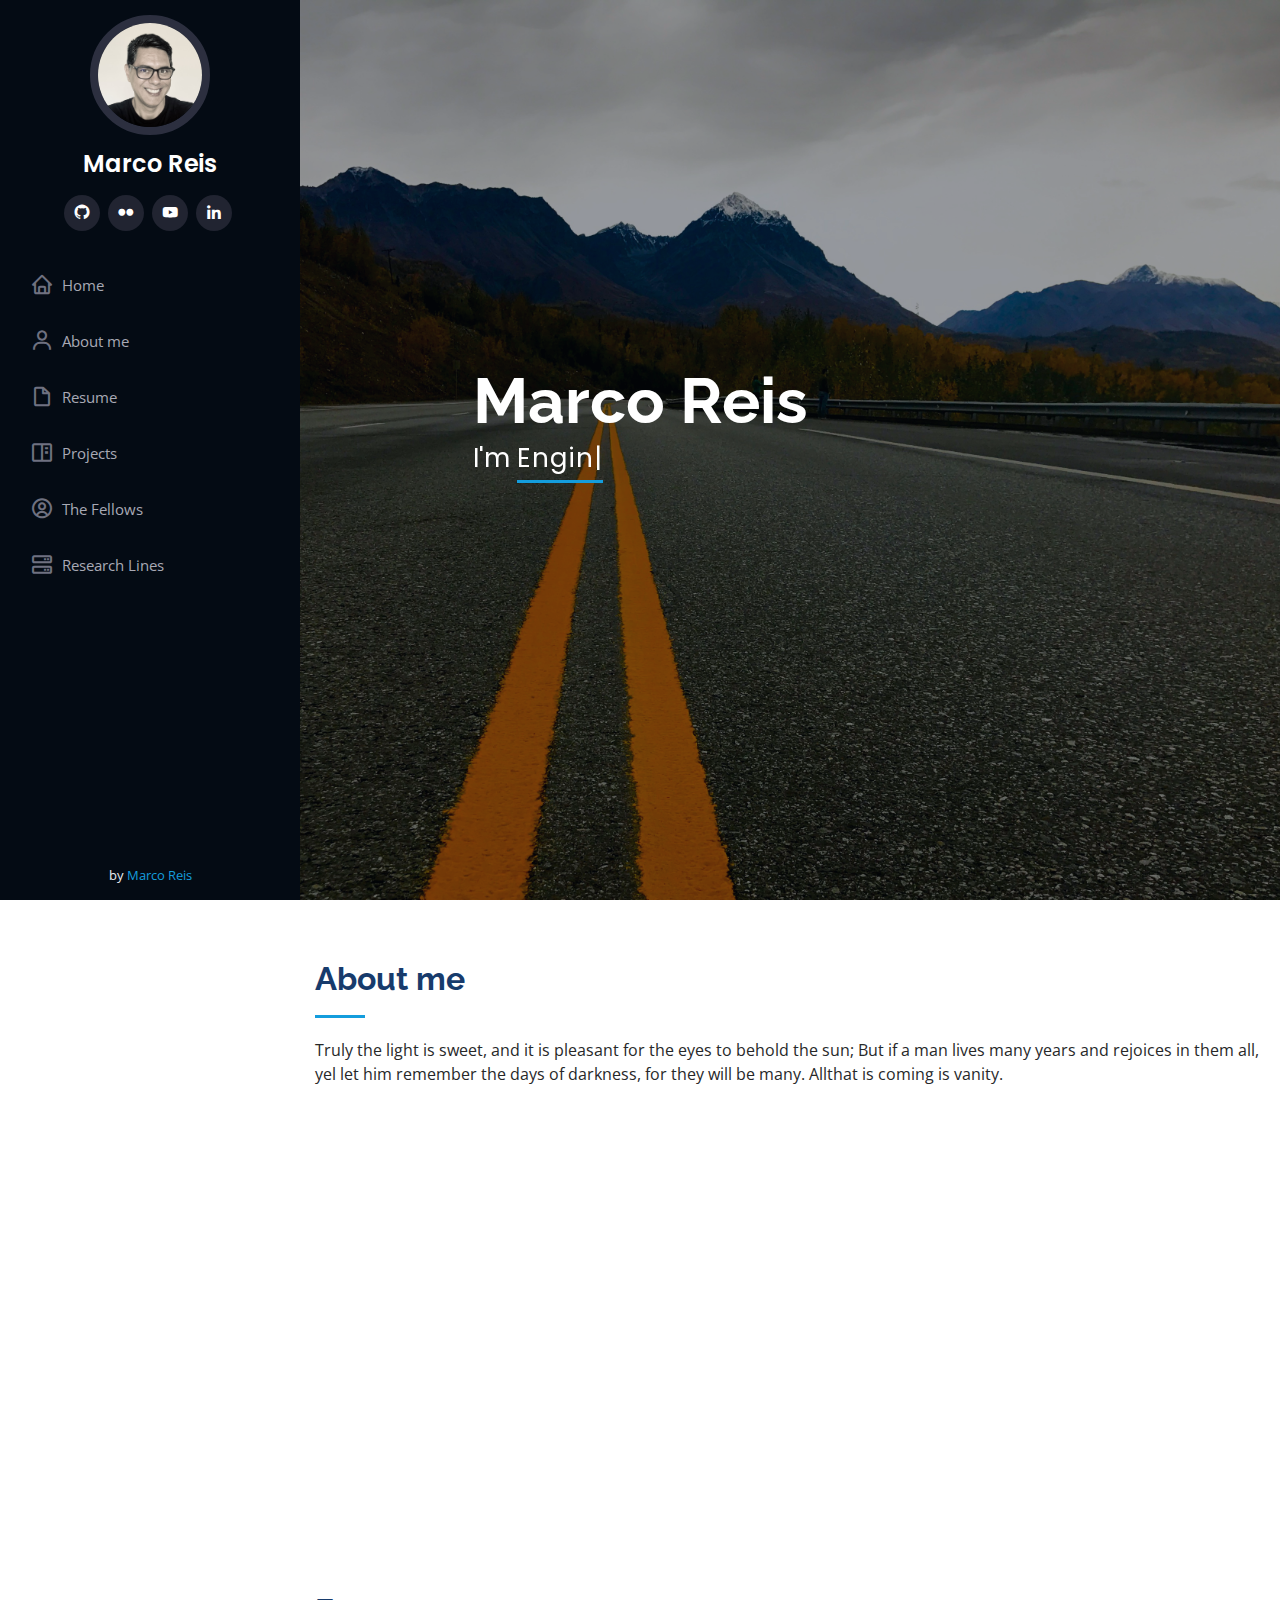
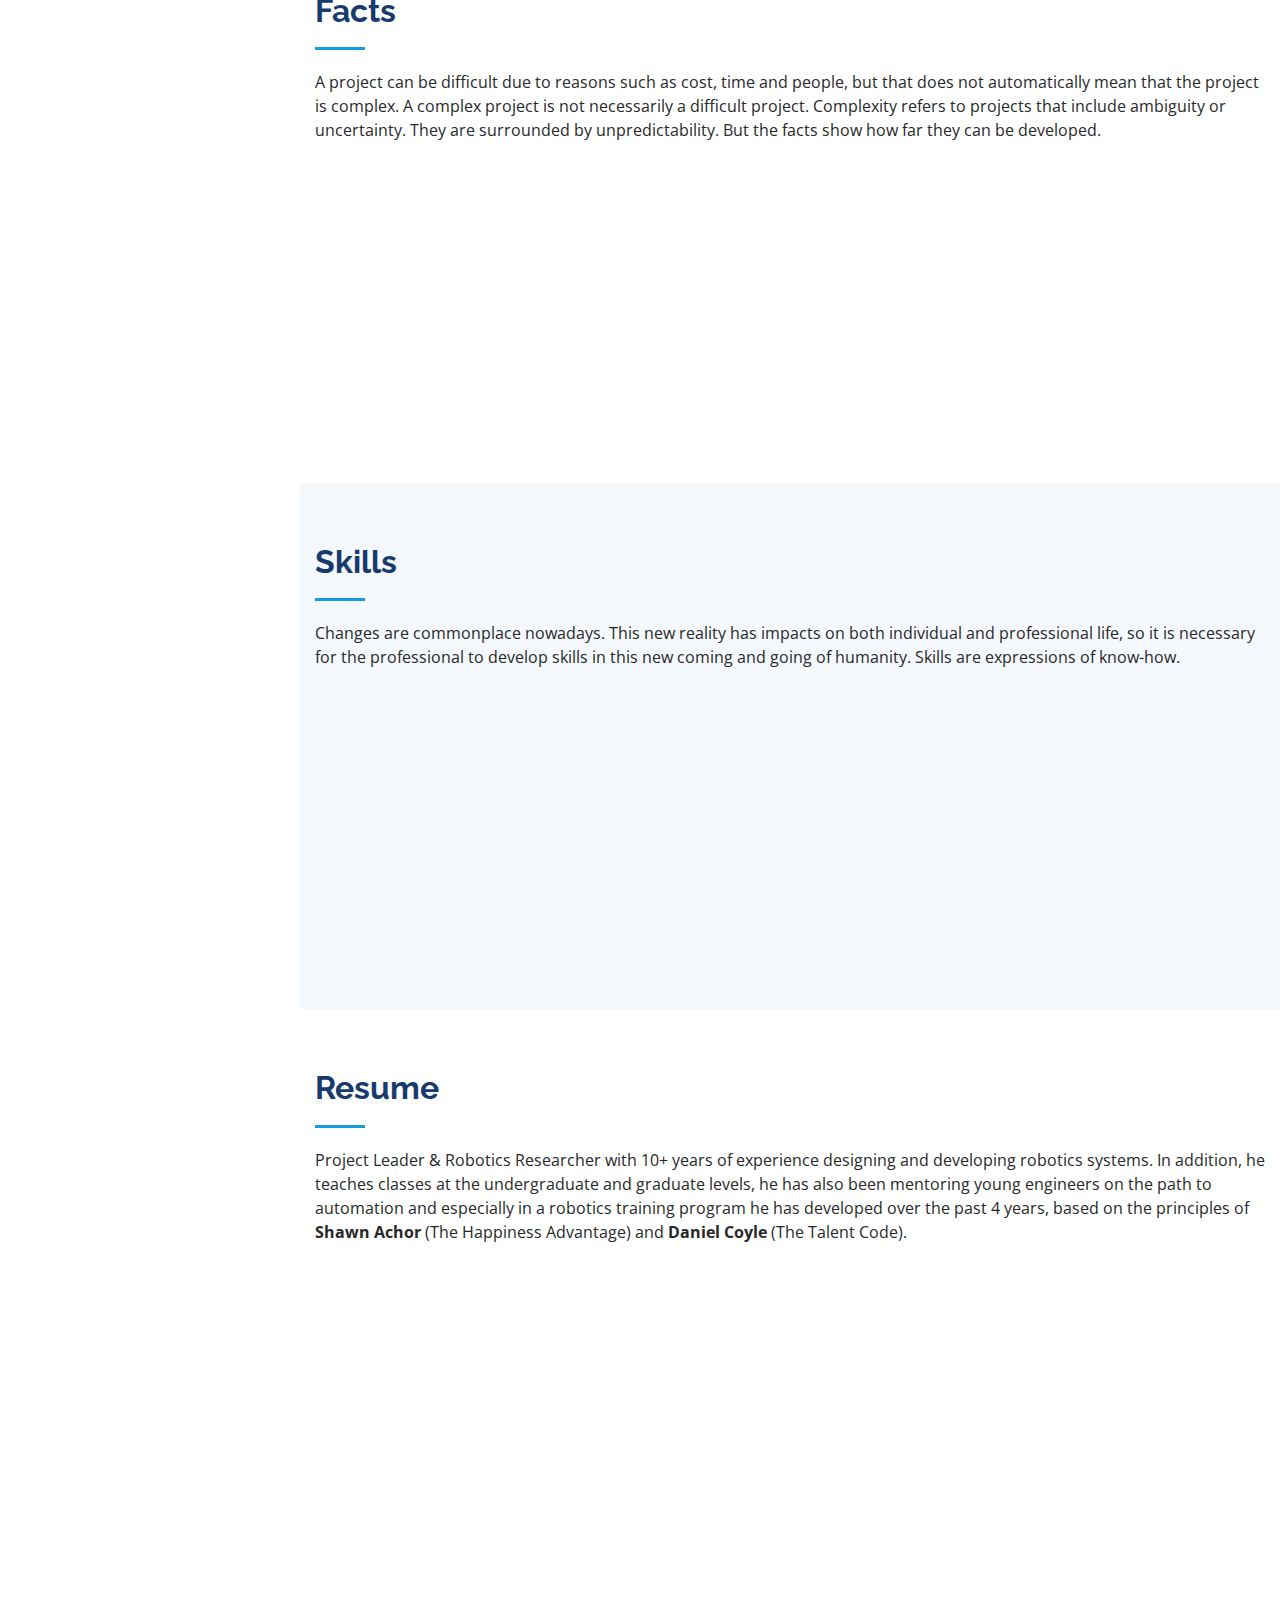
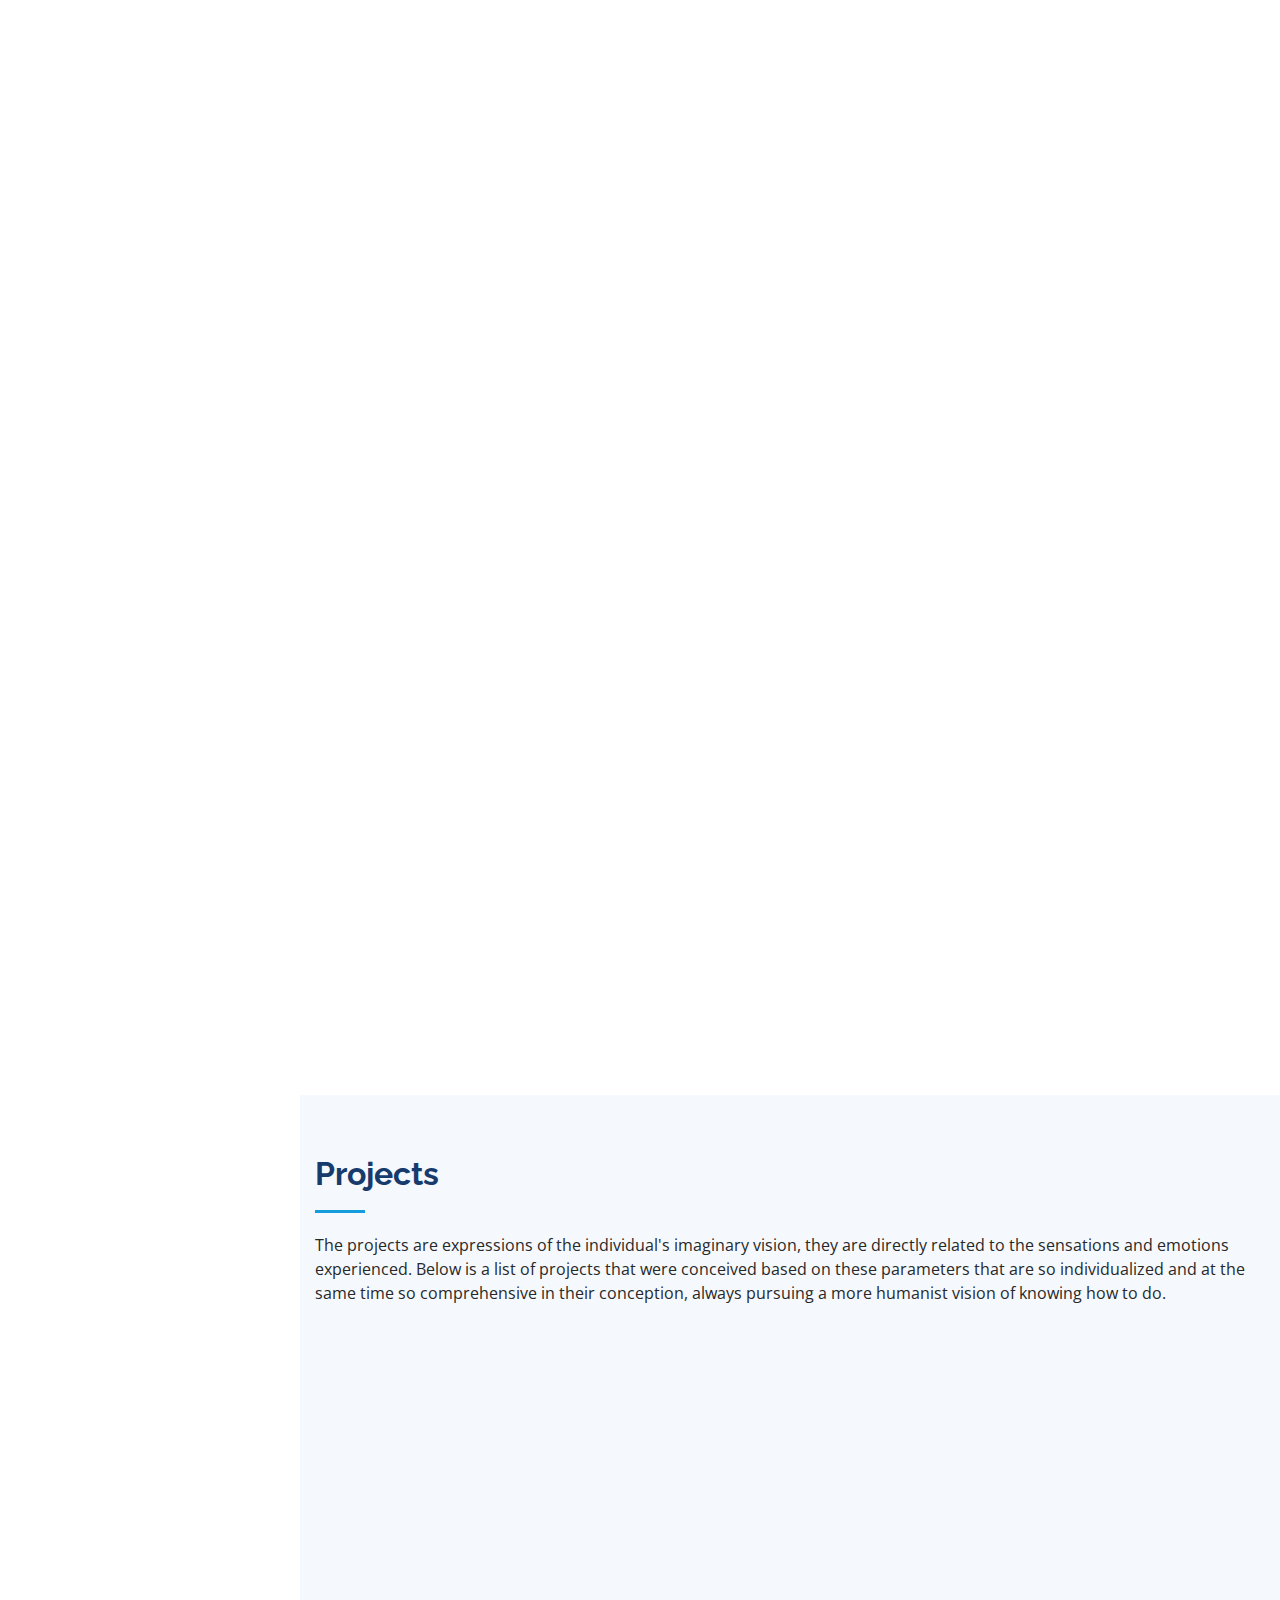
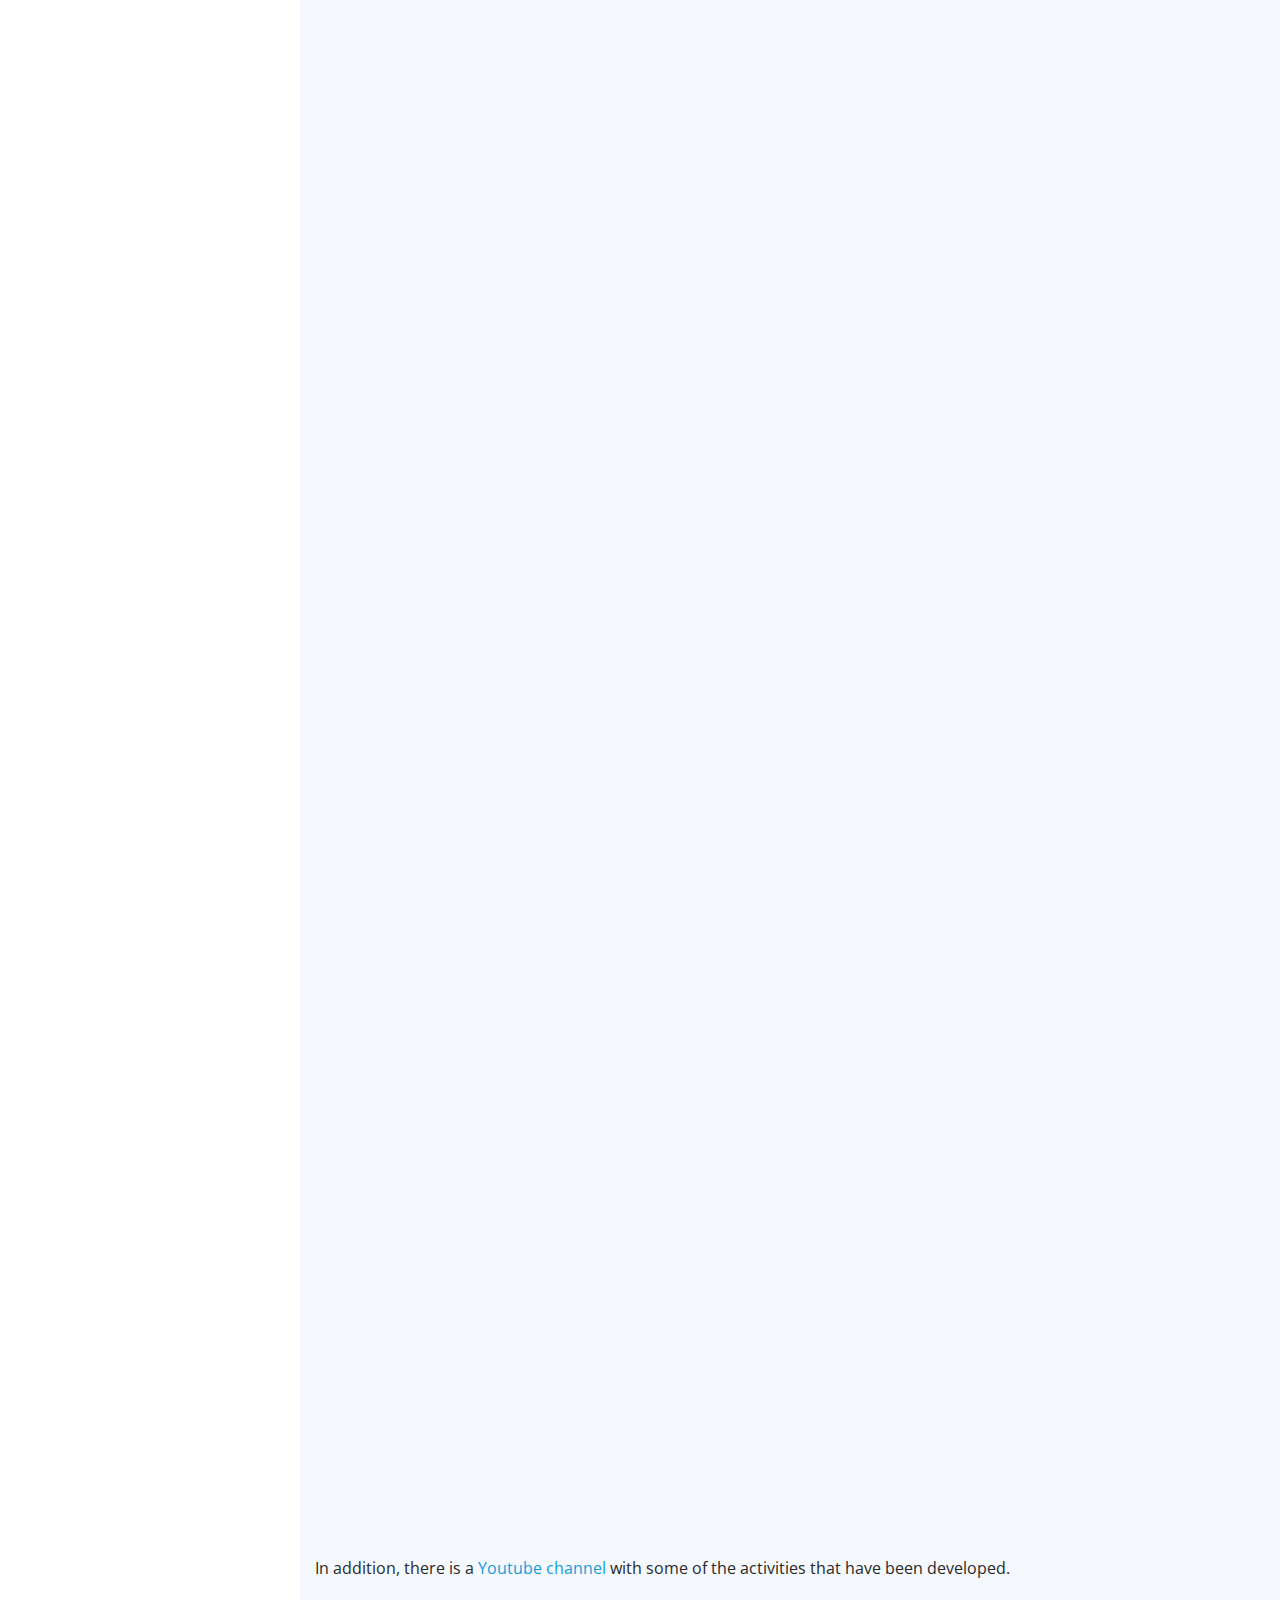
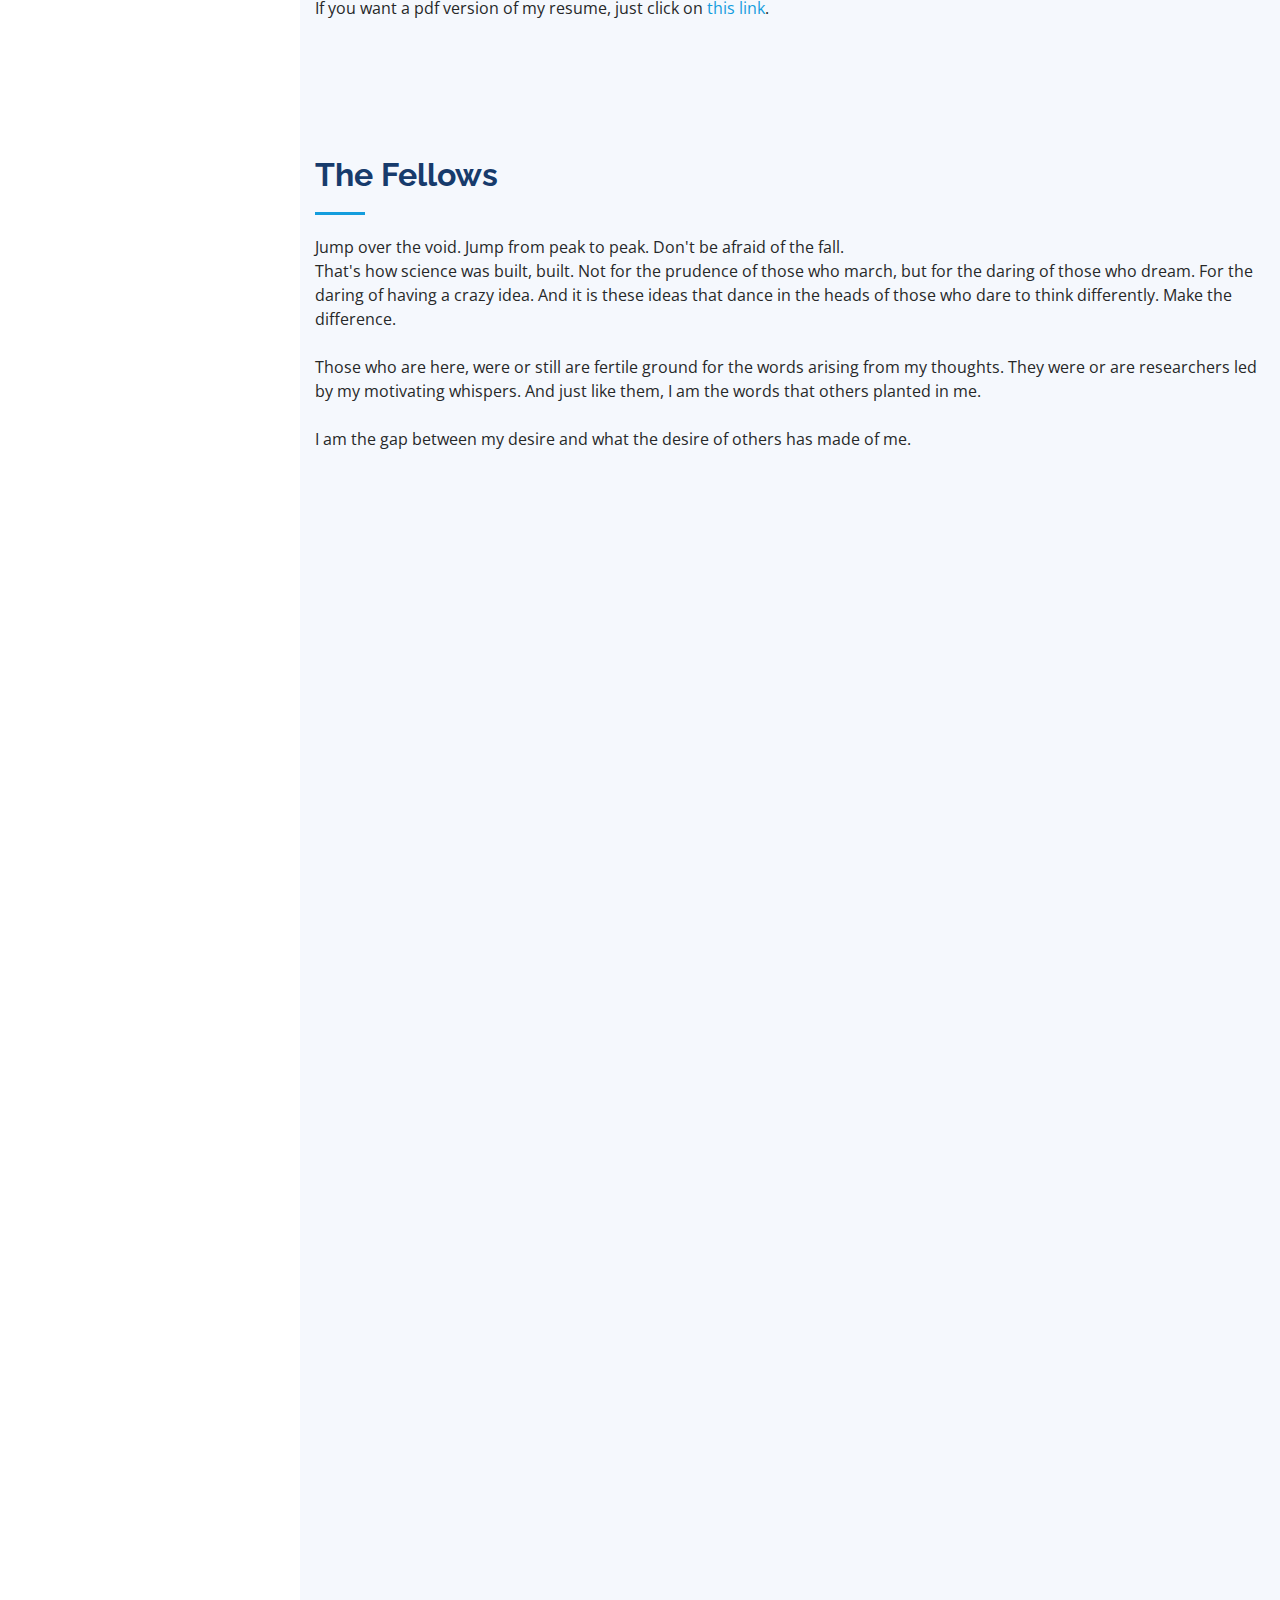
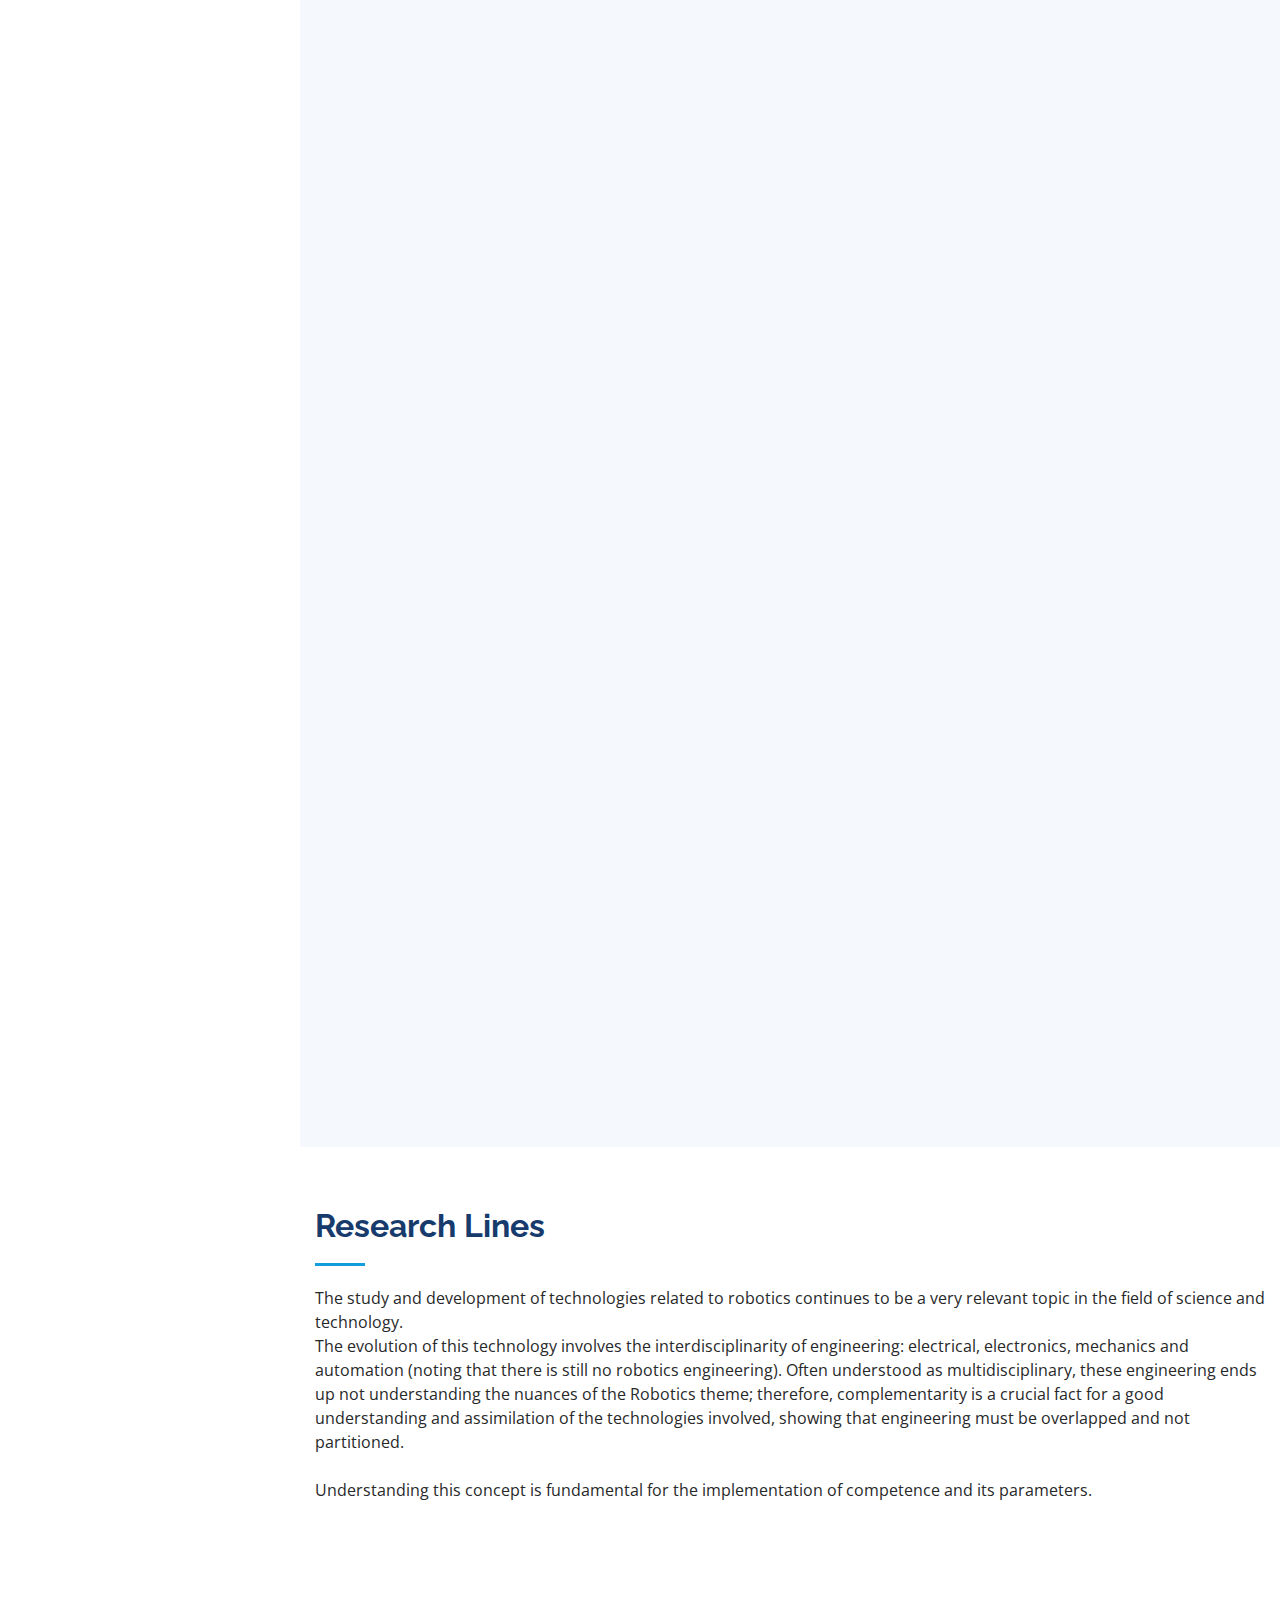
<file: index.html>
<!DOCTYPE html>
<html lang="en">

<head>
  <meta charset="utf-8">
  <meta content="width=device-width, initial-scale=1.0" name="viewport">

  <title>Marco Reis - Index</title>
  <meta content="" name="description">
  <meta content="" name="keywords">

  <!-- Favicons -->
  <link href="assets/img/favicon.png" rel="icon">
  <link href="assets/img/apple-touch-icon.png" rel="apple-touch-icon">

  <!-- Google Fonts -->
  <link href="https://fonts.googleapis.com/css?family=Open+Sans:300,300i,400,400i,600,600i,700,700i|Raleway:300,300i,400,400i,500,500i,600,600i,700,700i|Poppins:300,300i,400,400i,500,500i,600,600i,700,700i" rel="stylesheet">

  <!-- Vendor CSS Files -->
  <link href="assets/vendor/bootstrap/css/bootstrap.min.css" rel="stylesheet">
  <link href="assets/vendor/icofont/icofont.min.css" rel="stylesheet">
  <link href="assets/vendor/boxicons/css/boxicons.min.css" rel="stylesheet">
  <link href="assets/vendor/venobox/venobox.css" rel="stylesheet">
  <link href="assets/vendor/owl.carousel/assets/owl.carousel.min.css" rel="stylesheet">
  <link href="assets/vendor/aos/aos.css" rel="stylesheet">

  <!-- Template Main CSS File -->
  <link href="assets/css/style.css" rel="stylesheet">

  <!-- =======================================================
  * Template Name: iPortfolio - v1.5.1
  * Template URL: https://bootstrapmade.com/iportfolio-bootstrap-portfolio-websites-template/
  * Author: BootstrapMade.com
  * License: https://bootstrapmade.com/license/
  ======================================================== -->
</head>

<body>

  <!-- ======= Mobile nav toggle button ======= -->
  <button type="button" class="mobile-nav-toggle d-xl-none"><i class="icofont-navigation-menu"></i></button>

  <!-- ======= Header ======= -->
  <header id="header">
    <div class="d-flex flex-column">
      <div class="profile">
        <img src="assets/img/marco-square.jpeg" alt="" class="img-fluid rounded-circle">
        <h1 class="text-light"><a href="index.html">Marco Reis</a></h1>
        <div class="social-links mt-3 text-center">
          <!--a href="https://twitter.com/MarkoHeiss" class="twitter"><i class="bx bxl-twitter"></i></a
          <a href="https://marcoreis.blog/" class="wordpress"><i class="bx bxl-wordpress"</i></a>-->
          <a href="https://github.com/mhar-vell" class="github"><i class="bx bxl-github"--></i></a>
          <a href="https://www.flickr.com/photos/184672301@N08/" class="flickr"><i class="bx bxl-flickr"></i></a>
          <a href="https://www.youtube.com/user/MarcoReis15/videos" class="youtube"><i class="bx bxl-youtube"></i></a>
          <a href="https://www.linkedin.com/in/marco-reis-061618/" class="linkedin"><i class="bx bxl-linkedin"></i></a>
        </div>
      </div>
      <nav class="nav-menu">
        <ul>
          <!--li class="active"><a href="https://mhar-vell.github.io/portfolio/index.html"></a></li-->
          <li><a href="#hero"><i class="bx bx-home"></i> <span>Home</span></a></li>
          <li><a href="#about"><i class="bx bx-user"></i> <span>About me</span></a></li>
          <!-- <li><a href="https://mhar-vell.github.io/portfolio/portfolio-fellows.html"><i class="bx bx-user-circle"></i> <span>The Fellows</span></a></li> -->
          <li><a href="#resume"><i class="bx bx-file-blank"></i> <span>Resume</span></a></li>
          <li><a href="#portfolio"><i class="bx bx-book-content"></i>Projects</a></li>
          <li><a href="#fellows"><i class="bx bx-user-circle"></i> <span>The Fellows</span></a></li>
          <li><a href="#services"><i class="bx bx-server"></i>Research Lines</a></li>
        </ul>
      </nav><!-- .nav-menu -->
      <button type="button" class="mobile-nav-toggle d-xl-none"><i class="icofont-navigation-menu"></i></button>
    </div>
  </header><!-- End Header -->

  <!-- ======= Hero Section ======= -->
  <section id="hero" class="d-flex flex-column justify-content-center align-items-center">
    <div class="hero-container" data-aos="fade-in">
      <h1>Marco Reis</h1>
      <p>I'm <span class="typed" data-typed-items="Engineer, Photographer, Teacher"></span></p>
    </div>
  </section><!-- End Hero -->

  <main id="main">

    <!-- ======= About Section ======= -->
    <section id="about" class="about">
      <div class="container">

        <div class="section-title">
          <h2>About me</h2>
          <p>Truly the light is sweet, and it is pleasant for the eyes to behold the sun;
            But if a man lives many years and rejoices in them all, yel let him remember the days of darkness, for they will be many. Allthat is coming is vanity.
          </p>
        </div>

        <div class="row">
          <div class="col-lg-4" data-aos="fade-right">
            <img src="assets/img/marco-square-removebg.png" class="img-fluid" alt="">
          </div>
          <div class="col-lg-8 pt-4 pt-lg-0 content" data-aos="fade-left">
            <h3>Project Leader &amp; Researcher</h3>
            <p class="font-italic">
              It's time to rethink the way we make technology our ally.
              It is necessary to think of technology as an art. And art is something changeable, without limits, without owners.
            </p>
            <div class="row">
              <div class="col-lg-6">
                <ul>
                  <li><i class="icofont-rounded-right"></i> <strong>Birthday:</strong> March 1971</li>
                  <!--li><i class="icofont-rounded-right"></i> <strong>Website:</strong> www.marcoreis.blog</li-->
                  <!-- <li><i class="icofont-rounded-right"></i> <strong>Phone:</strong> +55 71 999 82 6262</li> -->
                  <li><i class="icofont-rounded-right"></i> <strong>City:</strong> Curitiba - PR, Brazil</li>
                </ul>
              </div>
              <div class="col-lg-6">
                <ul>
                  <li><i class="icofont-rounded-right"></i> <strong>Age:</strong> 53</li>
                  <li><i class="icofont-rounded-right"></i> <strong>Degree:</strong> Master</li>
                  <!-- <li><i class="icofont-rounded-right"></i> <strong>Email:</strong> marcoreis@me.com</li> -->
                  <!-- <li><i class="icofont-rounded-right"></i> <strong>Freelance:</strong> Available</li> -->
                </ul>
              </div>
            </div>
            <p>
              Senior Engineer and Researcher with more than 20 years of experience in industrial project management and R&D, including the implementation of two automobile plants in Brazil as well as in steel making and power generation. Develops robotic and manipulator tool designs, autonomous vehicle system, asset management, RCM, TPM, reliability and maintenance of critical equipment, and evaluation in FMEA application. In recent 10 years he has worked in development robotic projects.
            </p>
          </div>
        </div>

      </div>
    </section><!-- End About Section -->

    <!-- ======= Facts Section ======= -->
    <section id="facts" class="facts">
      <div class="container">

        <div class="section-title">
          <h2>Facts</h2>
          <p>A project can be difficult due to reasons such as cost, time and people, but that does not automatically mean that the project is complex. A complex project is not necessarily a difficult project. Complexity refers to projects that include ambiguity or uncertainty. They are surrounded by unpredictability. But the facts show how far they can be developed.</p>
        </div>

        <div class="row no-gutters">

          <div class="col-lg-3 col-md-6 d-md-flex nav-menu align-items-md-stretch" data-aos="fade-up" data-aos-delay="300">
            <div class="count-box">
              <a href="portfolio-fellows.html"><i class="icofont-users-alt-5"></i></a>
              <span data-toggle="counter-up">55</span>
              <p><strong>Fellows</strong> prepared to work in robotics projects</p>
            </div>
          </div>

          <div class="col-lg-3 col-md-6 d-md-flex nav-menu align-items-md-stretch" data-aos="fade-up" data-aos-delay="300">
            <div class="count-box">
              <a href="#portfolio"><i class="icofont-architecture-alt"></i></a>
              <span data-toggle="counter-up">21</span>
              <p><strong>Robotics Projects</strong> for the sectors of the industry and academy</p>
            </div>
          </div>

          <div class="col-lg-3 col-md-6 d-md-flex nav-menu align-items-md-stretch" data-aos="fade-up" data-aos-delay="200">
            <div class="count-box">
              <a href=""><i class="icofont-papers"></i></a>
              <span data-toggle="counter-up">21</span>
              <p><strong>Articles</strong> published in many journals</p>
            </div>
          </div>

          <div class="col-lg-3 col-md-6 d-md-flex nav-menu align-items-md-stretch" data-aos="fade-up">
            <div class="count-box">
              <a href=""><i class="icofont-ebook"></i></a>
              <span data-toggle="counter-up">3</span>
              <p><strong>Patents</strong> developed in 9 years of a hard research</p>
            </div>
          </div>

        </div>

      </div>
    </section><!-- End Facts Section -->

    <!-- ======= Skills Section ======= -->
    <section id="skills" class="skills section-bg">
      <div class="container">

        <div class="section-title">
          <h2>Skills</h2>
          <p>Changes are commonplace nowadays. This new reality has impacts on both individual and professional life, so it is necessary for the professional to develop skills in this new coming and going of humanity. Skills are expressions of know-how.</p>
        </div>

        <div class="row skills-content">

          <div class="col-lg-6" data-aos="fade-up">

            <div class="progress">
              <span class="skill">Leadership<i class="val">95%</i></span>
              <div class="progress-bar-wrap">
                <div class="progress-bar color2" role="progressbar" aria-valuenow="95" aria-valuemin="0" aria-valuemax="100"></div>
              </div>
            </div>

            <div class="progress">
              <span class="skill">Commitment<i class="val">90%</i></span>
              <div class="progress-bar-wrap">
                <div class="progress-bar color2" role="progressbar" aria-valuenow="90" aria-valuemin="0" aria-valuemax="100"></div>
              </div>
            </div>

            <div class="progress">
              <span class="skill">Creativity <i class="val">90%</i></span>
              <div class="progress-bar-wrap">
                <div class="progress-bar color2" role="progressbar" aria-valuenow="90" aria-valuemin="0" aria-valuemax="100"></div>
              </div>
            </div>

          </div>

          <div class="col-lg-6" data-aos="fade-up" data-aos-delay="100">

            <div class="progress">
              <span class="skill">Motivation<i class="val">95%</i></span>
              <div class="progress-bar-wrap">
                <div class="progress-bar color2" role="progressbar" aria-valuenow="95" aria-valuemin="0" aria-valuemax="100"></div>
              </div>
            </div>

            <div class="progress">
              <span class="skill">Flexibility<i class="val">80%</i></span>
              <div class="progress-bar-wrap">
                <div class="progress-bar color2" role="progressbar" aria-valuenow="80" aria-valuemin="0" aria-valuemax="100"></div>
              </div>
            </div>

            <div class="progress">
              <span class="skill">Communication <i class="val">90%</i></span>
              <div class="progress-bar-wrap">
                <div class="progress-bar color2" role="progressbar" aria-valuenow="90" aria-valuemin="0" aria-valuemax="100"></div>
              </div>
            </div>

          </div>

          <div class="col-lg-3" data-aos="fade-up" data-aos-delay="100">

            <div class="progress">
              <span class="skill">Project Management<i class="val">95%</i></span>
              <div class="progress-bar-wrap">
                <div class="progress-bar color1" role="progressbar" aria-valuenow="95" aria-valuemin="0" aria-valuemax="100"></div>
              </div>
            </div>

            <div class="progress">
              <span class="skill">R&D<i class="val">85%</i></span>
              <div class="progress-bar-wrap">
                <div class="progress-bar color1" role="progressbar" aria-valuenow="85" aria-valuemin="0" aria-valuemax="100"></div>
              </div>
            </div>

          </div>
          <div class="col-lg-3" data-aos="fade-up" data-aos-delay="100">

            <div class="progress">
              <span class="skill">Statistics & R<i class="val">90%</i></span>
              <div class="progress-bar-wrap">
                <div class="progress-bar color1" role="progressbar" aria-valuenow="90" aria-valuemin="0" aria-valuemax="100"></div>
              </div>
            </div>

            <div class="progress">
              <span class="skill">Reliability<i class="val">85%</i></span>
              <div class="progress-bar-wrap">
                <div class="progress-bar color1" role="progressbar" aria-valuenow="85" aria-valuemin="0" aria-valuemax="100"></div>
              </div>
            </div>

          </div>
          <div class="col-lg-3" data-aos="fade-up" data-aos-delay="100">

            <div class="progress">
              <span class="skill">Latex<i class="val">95%</i></span>
              <div class="progress-bar-wrap">
                <div class="progress-bar color1" role="progressbar" aria-valuenow="95" aria-valuemin="0" aria-valuemax="100"></div>
              </div>
            </div>

            <div class="progress">
              <span class="skill">ROS / Moveit <i class="val">80%</i></span>
              <div class="progress-bar-wrap">
                <div class="progress-bar color1" role="progressbar" aria-valuenow="80" aria-valuemin="0" aria-valuemax="100"></div>
              </div>
            </div>

          </div>
          <div class="col-lg-3" data-aos="fade-up" data-aos-delay="100">

            <div class="progress">
              <span class="skill">C<i class="val">75%</i></span>
              <div class="progress-bar-wrap">
                <div class="progress-bar color1" role="progressbar" aria-valuenow="75" aria-valuemin="0" aria-valuemax="100"></div>
              </div>
            </div>

            <div class="progress">
              <span class="skill">Python<i class="val">75%</i></span>
              <div class="progress-bar-wrap">
                <div class="progress-bar color1" role="progressbar" aria-valuenow="75" aria-valuemin="0" aria-valuemax="100"></div>
              </div>
            </div>

          </div>

        </div>

      </div>
    </section><!-- End Skills Section -->

    <!-- ======= Resume Section ======= -->
    <section id="resume" class="resume">
      <div class="container">

        <div class="section-title">
          <h2>Resume</h2>
          <p>Project Leader & Robotics Researcher with 10+ years of experience designing and developing robotics systems. In addition, he teaches classes at the undergraduate and graduate levels, he has also been mentoring young engineers on the path to automation and especially in a robotics training program he has developed over the past 4 years, based on the principles of <Strong>Shawn Achor</Strong> (The Happiness Advantage) and <Strong>Daniel Coyle</Strong> (The Talent Code).</p>
        </div>

        <div class="row">
          <div class="col-lg-6" data-aos="fade-up">
            <!-- <h3 class="resume-title">Sumary</h3>
            <div class="resume-item pb-0">
              <h4>Marco Reis</h4>
              <p><em>Project Leader & Robotics Researcher with 9+ years of experience designing and developing robotics systems. In addition, he teaches classes at the undergraduate and graduate levels, he has also been mentoring young engineers on the path to automation and especially in a robotics training program he has developed over the past 4 years, based on the principles of Shawn Achor (The Happiness Advantage) and Daniel Coyle (The Talent Code).</em></p>
              <ul>
                <li>Salvador, Bahia, BR</li>
                li>(71) 999-82 62 62</li>
                <li>marcoreis@me.com</li>
              </ul>
            </div> -->

            <h3 class="resume-title">Education</h3>
            <!-- <div class="resume-item">
              <h4>Computer Modeling Doctorate - PhD candidate</h4>
              <h5>2020 - 2023</h5>
              <p><em>Centro Universitário Senai Cimatec</em></p>
              <p>Development of dynamic trajectory planning for underwater manipulators, aims to develop a model for the compensation of disturbances suffered by manipulators used in remotely controlled underwater vehicles, thus seeking to analyze the algorithms for trajectory planning, comparing the algorithms, and validating the proposed model.</p>
            </div> -->
            <div class="resume-item">
              <h4>Master of Production Engineering</h4>
              <h5>2001 - 2003</h5>
              <p><em>Universidade Federal de Santa Catarina, Florianópolis, SC</em></p>
              <p>Study on the evaluation of the performance criteria of a manufacturing production, quantifying the perception of the internal Quality that interacts on the product of the automobile industry.</p>
            </div>
            <div class="resume-item">
              <h4>Electronic Engineering</h4>
              <h5>1989 - 1995</h5>
              <p><em>Universidade Federal do Paraná, Curitiba, PR</em></p>
              <p>The course conclusion culminated with the development of a text-to-speech converter for Portuguese when computers had a maximum of 1M ram.</p>
            </div>
          </div>
          <div class="col-lg-6" data-aos="fade-up" data-aos-delay="100">
            <h3 class="resume-title">Professional Experience</h3>
            <div class="resume-item">
              <h4>PMO Manager | Data engineer</h4>
              <h5>2022 - 2024</h5>
              <p><em>DNA de Vendas, Salvador, BA</em></p>
            </div>
            <div class="resume-item">
              <h4>Project Leader &amp; Robotics Researcher</h4>
              <h5>2012 - 2022</h5>
              <p><em>BIR - Brazilian Institute of Robotics - Senai Cimatec, Salvador, BA </em></p>
              <ul>
                <li>Lead in the project management, development, and implementation robotics systems</li>
                <li>Research robotics reliability applied in complex systems, fault tolerance and mobile robots</li>
                <li>Mentoring in robotics and automation researching</li>
                <li>Advisoring researching fellows in robotics</li>
                <li>Lecture in graduation and post-graduation engineering courses</li>
                <li>R&D Project Leader in robotics</li>
                  <small>
                  <ul>
                    <li>Power line inspection robot (phase I - 2011 - 2014)</li>
                    <li>Flatfish – AUV (phase I - nov/2013 - may/2016)</li>
                    <li>Flatfish – AUV (phase II – jun/2016 - dec/2017)</li>
                    <li>Speleorobot – mobile vehicle to inspection caves (mar/2016 - mar/2018)</li>
                    <li>Mining Qualification – mobile vehicle and hyperspectral cams (mai/2016 - dec/2018)</li>
                    <li>Electrical inspection robot (jun/2017 - dec/2018)</li>
                    <li>Steering Assist System – ADAS (mar/2016 until may/2019)</li>
                  </ul>
                  </small>
              </ul>
            </div>
            <div class="resume-item">
              <h4>HQ Engineering Manager - O&amp;M</h4>
              <h5>2011 - 2012</h5>
              <p><em>Skanska, São Paulo, SP</em></p>
            </div>
            <div class="resume-item">
              <h4>Bussiness Manager - Automation</h4>
              <h5>2008 - 2010</h5>
              <p><em>Senai Cimatec, Salvador, BA</em></p>
            </div>
            <div class="resume-item">
              <h4>Regional Engineering Coordinator</h4>
              <h5>2001 - 2008</h5>
              <p><em>ABB, Camaçari, BA</em></p>
            </div>
            <div class="resume-item">
              <h4>Automation&amp;Robotics Engineer - O&amp;M</h4>
              <h5>1998 - 2001</h5>
              <p><em>Renault do Brasil, São José dos Pinhais, PR</em></p>
            </div>
          </div>
        </div>

      </div>
    </section><!-- End Resume Section -->

    <!-- ======= Projects Section ======= -->
    <section id="portfolio" class="portfolio section-bg">
      <div class="container">

        <div class="section-title">
          <h2>Projects</h2>
          <p>The projects are expressions of the individual's imaginary vision, they are directly related to the sensations and emotions experienced. Below is a list of projects that were conceived based on these parameters that are so individualized and at the same time so comprehensive in their conception, always pursuing a more humanist vision of knowing how to do.</p>
        </div>

        <div class="row" data-aos="fade-up">
          <div class="col-lg-12 d-flex justify-content-center">
            <ul id="portfolio-flters">
              <li data-filter="*" class="filter-active">All</li>
              <li data-filter=".filter-ind">Industrial</li>
              <li data-filter=".filter-card">Academic</li>
              <!--li data-filter=".filter-web">Personal</li-->
              <!--li data-filter=".filter-app">Personal</li-->
            </ul>
          </div>
        </div>

        <div class="row portfolio-container" data-aos="fade-up" data-aos-delay="100">

          <div class="col-lg-3 col-md-4 portfolio-item filter-ind">
            <div class="portfolio-wrap">
              <img src="assets/img/portfolio/d311.jpg" class="img-fluid" alt="">
              <div class="portfolio-links">
                <!--a href="assets/img/portfolio/portfolio-2.jpg" data-gall="portfolioGallery" class="venobox" title="Web 3"><i class="bx bx-plus"></i></a-->
                <a href="portfolio-details.html" title="More Details"><i class="bx bx-link"></i></a>
              </div>
              <p align=center>D311</p>
            </div>
          </div>

          <div class="col-lg-3 col-md-4 portfolio-item filter-ind">
            <div class="portfolio-wrap">
              <img src="assets/img/portfolio/flatfish1.JPG" class="img-fluid" alt="">
              <div class="portfolio-links">
                <!--a href="assets/img/portfolio/flatfish1.JPG" data-gall="portfolioGallery" class="venobox" title="More Details"><i class="bx bx-plus"></i></a-->
                <a href="flatfish-details.html" title="More Details"><i class="bx bx-link"></i></a>
              </div>
              <p align=center>Flatfish</p>
            </div>
          </div>

          <div class="col-lg-3 col-md-4 portfolio-item filter-ind">
            <div class="portfolio-wrap">
              <img src="assets/img/portfolio/espeleorobo.jpg" class="img-fluid" alt="">
              <div class="portfolio-links">
                <!--a href="assets/img/portfolio/portfolio-2.jpg" data-gall="portfolioGallery" class="venobox" title="Web 3"><i class="bx bx-plus"></i></a-->
                <a href="portfolio-details.html" title="More Details"><i class="bx bx-link"></i></a>
              </div>
              <p align=center>Espeleorobô</p>
            </div>
          </div>

          <div class="col-lg-3 col-md-4 portfolio-item filter-ind">
            <div class="portfolio-wrap">
              <img src="assets/img/portfolio/geonosis.png" class="img-fluid" alt="">
              <div class="portfolio-links">
                <!--a href="assets/img/portfolio/portfolio-2.jpg" data-gall="portfolioGallery" class="venobox" title="Web 3"><i class="bx bx-plus"></i></a-->
                <a href="portfolio-details.html" title="More Details"><i class="bx bx-link"></i></a>
              </div>
              <p align=center>Geonosis</p>
            </div>
          </div>

          <div class="col-lg-3 col-md-4 portfolio-item filter-ind">
            <div class="portfolio-wrap">
              <img src="assets/img/portfolio/kamino.png" class="img-fluid" alt="">
              <div class="portfolio-links">
                <!--a href="assets/img/portfolio/portfolio-2.jpg" data-gall="portfolioGallery" class="venobox" title="Web 3"><i class="bx bx-plus"></i></a-->
                <a href="portfolio-details.html" title="More Details"><i class="bx bx-link"></i></a>
              </div>
              <p align=center>Kamino</p>
            </div>
          </div>

          <div class="col-lg-3 col-md-4 portfolio-item filter-card">
            <div class="portfolio-wrap">
              <img src="assets/img/portfolio/learnbotics.jpeg" class="img-fluid" alt="">
              <div class="portfolio-links">
                <!--a href="assets/img/portfolio/portfolio-2.jpg" data-gall="portfolioGallery" class="venobox" title="Web 3"><i class="bx bx-plus"></i></a-->
                <a href="portfolio-details.html" title="More Details"><i class="bx bx-link"></i></a>
              </div>
              <p align=center>Learnbotics</p>
            </div>
          </div>

          <div class="col-lg-3 col-md-4 portfolio-item filter-card">
            <div class="portfolio-wrap">
              <img src="assets/img/portfolio/doogies.jpg" class="img-fluid" alt="">
              <div class="portfolio-links">
                <!--a href="assets/img/portfolio/portfolio-2.jpg" data-gall="portfolioGallery" class="venobox" title="Web 3"><i class="bx bx-plus"></i></a-->
                <a href="portfolio-details.html" title="More Details"><i class="bx bx-link"></i></a>
              </div>
              <p align=center>Doogie</p>
            </div>
          </div>

          <div class="col-lg-3 col-md-4 portfolio-item filter-ind">
            <div class="portfolio-wrap">
              <img src="assets/img/portfolio/r-hope.png" class="img-fluid" alt="">
              <div class="portfolio-links">
                <!--a href="assets/img/portfolio/portfolio-2.jpg" data-gall="portfolioGallery" class="venobox" title="Web 3"><i class="bx bx-plus"></i></a-->
                <a href="portfolio-details.html" title="More Details"><i class="bx bx-link"></i></a>
              </div>
              <p align=center>R-Hope</p>
            </div>
          </div>

          <div class="col-lg-3 col-md-4 portfolio-item filter-card">
            <div class="portfolio-wrap">
              <img src="assets/img/portfolio/birhex front.png" class="img-fluid" alt="">
              <div class="portfolio-links">
                <!--a href="assets/img/portfolio/portfolio-2.jpg" data-gall="portfolioGallery" class="venobox" title="Web 3"><i class="bx bx-plus"></i></a-->
                <a href="portfolio-details.html" title="More Details"><i class="bx bx-link"></i></a>
              </div>
              <p align=center>BIRHex</p>
            </div>
          </div>

          <div class="col-lg-3 col-md-4 portfolio-item filter-card">
            <div class="portfolio-wrap">
              <img src="assets/img/portfolio/wharthog.png" class="img-fluid" alt="">
              <div class="portfolio-links">
                <!--a href="assets/img/portfolio/portfolio-2.jpg" data-gall="portfolioGallery" class="venobox" title="Web 3"><i class="bx bx-plus"></i></a-->
                <a href="portfolio-details.html" title="More Details"><i class="bx bx-link"></i></a>
              </div>
              <p align=center>Warthog</p>
            </div>
          </div>

          <div class="col-lg-3 col-md-4 portfolio-item filter-card">
            <div class="portfolio-wrap">
              <img src="assets/img/portfolio/moco.png" class="img-fluid" alt="">
              <div class="portfolio-links">
                <!--a href="assets/img/portfolio/portfolio-2.jpg" data-gall="portfolioGallery" class="venobox" title="Web 3"><i class="bx bx-plus"></i></a-->
                <a href="portfolio-details.html" title="More Details"><i class="bx bx-link"></i></a>
              </div>
              <p align=center>Moco</p>
            </div>
          </div>

          <div class="col-lg-3 col-md-4 portfolio-item filter-card">
            <div class="portfolio-wrap">
              <img src="assets/img/portfolio/DRoILT2.png" class="img-fluid" alt="">
              <div class="portfolio-links">
                <!--a href="assets/img/portfolio/portfolio-2.jpg" data-gall="portfolioGallery" class="venobox" title="Web 3"><i class="bx bx-plus"></i></a-->
                <a href="portfolio-details.html" title="More Details"><i class="bx bx-link"></i></a>
              </div>
              <p align=center>DRoILT</p>
            </div>
          </div>

          <div class="col-lg-3 col-md-4 portfolio-item filter-card">
            <div class="portfolio-wrap">
              <img src="assets/img/portfolio/aum.png" class="img-fluid" alt="">
              <div class="portfolio-links">
                <!--a href="assets/img/portfolio/portfolio-2.jpg" data-gall="portfolioGallery" class="venobox" title="Web 3"><i class="bx bx-plus"></i></a-->
                <a href="portfolio-details.html" title="More Details"><i class="bx bx-link"></i></a>
              </div>
              <p align=center>AUM</p>
            </div>
          </div>

          <div class="col-lg-3 col-md-4 portfolio-item filter-card">
            <div class="portfolio-wrap">
              <img src="assets/img/portfolio/turbot-fish-01.png" class="img-fluid" alt="">
              <div class="portfolio-links">
                <!--a href="assets/img/portfolio/portfolio-2.jpg" data-gall="portfolioGallery" class="venobox" title="Web 3"><i class="bx bx-plus"></i></a-->
                <a href="portfolio-details.html" title="More Details"><i class="bx bx-link"></i></a>
              </div>
              <p align=center>turBOT</p>
            </div>
          </div>
          <div class="col-lg-3 col-md-4 portfolio-item filter-card">
            <div class="portfolio-wrap">
              <img src="assets/img/portfolio/hefesto.png" class="img-fluid" alt="">
              <div class="portfolio-links">
                <!--a href="assets/img/portfolio/portfolio-2.jpg" data-gall="portfolioGallery" class="venobox" title="Web 3"><i class="bx bx-plus"></i></a-->
                <a href="portfolio-details.html" title="More Details"><i class="bx bx-link"></i></a>
              </div>
              <p align=center>Hefesto</p>
            </div>
          </div>
          <div class="col-lg-3 col-md-4 portfolio-item filter-card">
            <div class="portfolio-wrap">
              <img src="assets/img/portfolio/CARCARAf.png" class="img-fluid" alt="">
              <div class="portfolio-links">
                <!--a href="assets/img/portfolio/portfolio-2.jpg" data-gall="portfolioGallery" class="venobox" title="Web 3"><i class="bx bx-plus"></i></a-->
                <a href="portfolio-details.html" title="More Details"><i class="bx bx-link"></i></a>
              </div>
              <p align=center>Carcará</p>
            </div>
          </div>
          <div class="col-lg-3 col-md-4 portfolio-item filter-card">
            <div class="portfolio-wrap">
              <center><img src="assets/img/portfolio/bbot_stand.png" style="height:250px" class="img-fluid" alt=""></center>
              <div class="portfolio-links">
                <!--a href="assets/img/portfolio/portfolio-2.jpg" data-gall="portfolioGallery" class="venobox" title="Web 3"><i class="bx bx-plus"></i></a-->
                <a href="portfolio-details.html" title="More Details"><i class="bx bx-link"></i></a>
              </div>
              <p align=center>bbot</p>
            </div>
          </div>
          <div class="col-lg-3 col-md-4 portfolio-item filter-card">
            <div class="portfolio-wrap">
              <br></br>
              <br></br>
              <img src="assets/img/portfolio/hortabot-removebg-preview.png" style="height:150px"class="img-fluid" alt="">
              <div class="portfolio-links">
                <!--a href="assets/img/portfolio/portfolio-2.jpg" data-gall="portfolioGallery" class="venobox" title="Web 3"><i class="bx bx-plus"></i></a-->
                <a href="portfolio-details.html" title="More Details"><i class="bx bx-link"></i></a>
              </div>
              <p align=center>Horta-bot</p>
            </div>
          </div>
          <div class="col-lg-3 col-md-4 portfolio-item filter-card">
            <div class="portfolio-wrap">
              <center><img src="assets/img/portfolio/walker3D.png" style="height:250px" class="img-fluid" alt=""></center>
              <div class="portfolio-links">
                <!--a href="assets/img/portfolio/portfolio-2.jpg" data-gall="portfolioGallery" class="venobox" title="Web 3"><i class="bx bx-plus"></i></a-->
                <a href="portfolio-details.html" title="More Details"><i class="bx bx-link"></i></a>
              </div>
              <p align=center>Walker</p>
            </div>
          </div>
          <div class="col-lg-3 col-md-4 portfolio-item filter-card">
            <div class="portfolio-wrap">
              <br> </br>
              <br> </br>
              <img src="assets/img/portfolio/black-mouth-removebg-preview.png" class="img-fluid" alt="">
              <div class="portfolio-links">
                <!--a href="assets/img/portfolio/portfolio-2.jpg" data-gall="portfolioGallery" class="venobox" title="Web 3"><i class="bx bx-plus"></i></a-->
                <a href="portfolio-details.html" title="More Details"><i class="bx bx-link"></i></a>
              </div>
              <p align=center>Black-mouth</p>
            </div>
          </div>
          <div class="col-lg-3 col-md-4 portfolio-item filter-card">
            <div class="portfolio-wrap">
              <img src="assets/img/portfolio/turtlebot3-removebg-preview.png" class="img-fluid" alt="">
              <div class="portfolio-links">
                <!--a href="assets/img/portfolio/portfolio-2.jpg" data-gall="portfolioGallery" class="venobox" title="Web 3"><i class="bx bx-plus"></i></a-->
                <a href="portfolio-details.html" title="More Details"><i class="bx bx-link"></i></a>
              </div>
              <p align=center>Prognosis Machine</p>
            </div>
          </div>

        </div>
        <!-- <p>Here you can find more information about what I've been doing at<a href="https://braziliansinrobotics.com/"><i class="bx bxs-right-arrow-circle bx-fade-right"></i>Brazilians in Robotics</a>.</p> -->
        <p>In addition, there is a <a href="https://www.youtube.com/channel/UC1uhZys6ov6WBSVxeJPvWkw">Youtube channel</a> with some of the activities that have been developed.</p>
        <p>If you want a pdf version of my resume, just click on <a href="assets/img/CV2024.pdf" download="CV2024.pdf">this link</a>.</p>
        <!-- If you want a pdf version of my resume, just click on <a href="assets/img/CV2024.pdf" download="CV2024.pdf">this link</a>. -->
      </div>
    </section><!-- End Portfolio Section -->

    <!-- ======= Fellows Section ======= -->
    <section id="fellows" class="portfolio section-bg">
      <div class="container">

        <div class="section-title">
          <h2>The Fellows</h2>
          <p>Jump over the void. Jump from peak to peak. Don't be afraid of the fall.
            <br>That's how science was built, built. Not for the prudence of those who march, but for the daring of those who dream.
            For the daring of having a crazy idea. And it is these ideas that dance in the heads of those who dare to think differently. Make the difference.</br>
            <br>Those who are here, were or still are fertile ground for the words arising from my thoughts. They were or are researchers led by my motivating whispers. And just like them, I am the words that others planted in me.</br><br> I am the gap between my desire and what the desire of others has made of me.</br>
          </p>
        </div>

        <div class="row" data-aos="fade-up">
          <div class="col-lg-12 d-flex justify-content-center">
            <ul id="portfolio-flters">
              <li data-filter="*" class="filter-active">All</li>
              <li data-filter=".filter-2014">2014</li>
              <li data-filter=".filter-2015">2015</li>
              <li data-filter=".filter-2016">2016</li>
              <li data-filter=".filter-2017">2017</li>
              <li data-filter=".filter-2018">2018</li>
              <li data-filter=".filter-2019">2019</li>
              <li data-filter=".filter-2020">2020</li>
              <li data-filter=".filter-2021">2021</li>
              <li data-filter=".filter-2022">2022</li>
            </ul>
          </div>
        </div>

        <div class="row portfolio-container" data-aos="fade-up" data-aos-delay="100">

          <div class="col-lg-2 col-md-4 portfolio-item filter-2014">
            <div class="portfolio-wrap">
              <img src="assets/img/fellows/nicholas-1-removebg-preview.png" class="img-fluid" alt="">
              <div class="portfolio-links">
                <a href="https://github.com/mhar-vell" data-gall="portfolioGallery" class="venobox" title="More Details"><i class="bx bxl-github"></i></a>
                <a href="https://www.linkedin.com/in/nicholasono/" title="More Details"><i class="bx bxl-linkedin"></i></a>
              </div>
              <p align=center>Nicholas</p>
            </div>
          </div>

          <div class="col-lg-2 col-md-4 portfolio-item filter-2015">
              <div class="portfolio-wrap">
                <img src="assets/img/fellows/marcojr-1-removebg-preview.png" class="img-fluid" alt="">
                <div class="portfolio-links">
                  <a href="https://github.com/marcoareis" data-gall="portfolioGallery" class="venobox" title="More Details"><i class="bx bxl-github"></i></a>
                  <a href="https://www.linkedin.com/in/marcoreisjr/" title="More Details"><i class="bx bxl-linkedin"></i></a>
                </div>
                <p align=center>Marco Antônio</p>
              </div>
          </div>

          <div class="col-lg-2 col-md-4 portfolio-item filter-2015">
            <div class="portfolio-wrap">
              <img src="assets/img/fellows/mateusmenezes-1-removebg-preview.png" class="img-fluid" alt="">
              <div class="portfolio-links">
                <a href="https://github.com/mateusmenezes95" data-gall="portfolioGallery" class="venobox" title="More Details"><i class="bx bxl-github"></i></a>
                <a href="https://www.linkedin.com/in/mateusmenezes/" title="More Details"><i class="bx bxl-linkedin"></i></a>
              </div>
              <p align=center>Mateus Menezes</p>
            </div>
          </div>

          <div class="col-lg-2 col-md-4 portfolio-item filter-2016">
            <div class="portfolio-wrap">
              <img src="assets/img/fellows/matheusnascimento-1-removebg-preview.png" class="img-fluid" alt="">
              <div class="portfolio-links">
                <a href="https://github.com/matheusns" data-gall="portfolioGallery" class="venobox" title="More Details"><i class="bx bxl-github"></i></a>
                <a href="https://www.linkedin.com/in/matheus-nascimento-930a56120/" title="More Details"><i class="bx bxl-linkedin"></i></a>
              </div>
              <p align=center>Matheus Nascimento</p>
            </div>
          </div>

          <div class="col-lg-2 col-md-4 portfolio-item filter-2016">
            <div class="portfolio-wrap">
              <img src="assets/img/fellows/guilhermeguimaraes-1-removebg-preview.png" class="img-fluid" alt="">
              <div class="portfolio-links">
                <a href="https://github.com/guilhermeguimaraes" data-gall="portfolioGallery" class="venobox" title="More Details"><i class="bx bxl-github"></i></a>
                <a href="https://www.linkedin.com/in/guilherme-guimar%C3%A3es-b39774103/" title="More Details"><i class="bx bxl-linkedin"></i></a>
              </div>
              <p align=center>Guilherme</p>
            </div>
          </div>
<!-- Simon Teiwes
Max Pribbernon -->
          <div class="col-lg-2 col-md-4 portfolio-item filter-2017">
            <div class="portfolio-wrap">
              <img src="assets/img/fellows/cleber-1-removebg-preview.png" class="img-fluid" alt="">
              <div class="portfolio-links">
                <a href="https://github.com/clebercoutof" data-gall="portfolioGallery" class="venobox" title="More Details"><i class="bx bxl-github"></i></a>
                <a href="https://www.linkedin.com/in/cleber-couto-filho-582805125/" title="More Details"><i class="bx bxl-linkedin"></i></a>
              </div>
              <p align=center>Cleber</p>
            </div>
          </div>

          <div class="col-lg-2 col-md-4 portfolio-item filter-2017">
            <div class="portfolio-wrap">
              <img src="assets/img/fellows/luciana-1-removebg-preview.png" class="img-fluid" alt="">
              <div class="portfolio-links">
                <a href="https://github.com/lumoreno17" data-gall="portfolioGallery" class="venobox" title="More Details"><i class="bx bxl-github"></i></a>
                <a href="https://www.linkedin.com/in/luciana-moreno-borges-58b3b8163/" title="More Details"><i class="bx bxl-linkedin"></i></a>
              </div>
              <p align=center>Luciana</p>
            </div>
          </div>

          <div class="col-lg-2 col-md-4 portfolio-item filter-2017">
            <div class="portfolio-wrap">
              <img src="assets/img/fellows/felipeladner-1-removebg-preview.png" class="img-fluid" alt="">
              <div class="portfolio-links">
                <a href="https://github.com/" data-gall="portfolioGallery" class="venobox" title="More Details"><i class="bx bxl-github"></i></a>
                <a href="https://www.linkedin.com/in/felipe-laydner-de-melo-rosa/" title="More Details"><i class="bx bxl-linkedin"></i></a>
              </div>
              <p align=center>Felipe</p>
            </div>
          </div>

          <div class="col-lg-2 col-md-4 portfolio-item filter-2017">
            <div class="portfolio-wrap">
              <img src="assets/img/fellows/ednilson-1-removebg-preview.png" class="img-fluid" alt="">
              <div class="portfolio-links">
                <a href="https://github.com/" data-gall="portfolioGallery" class="venobox" title="More Details"><i class="bx bxl-github"></i></a>
                <a href="https://www.linkedin.com/in/ednilson-araujo-0b002857/" title="More Details"><i class="bx bxl-linkedin"></i></a>
              </div>
              <p align=center>Ednilson</p>
            </div>
          </div>

          <div class="col-lg-2 col-md-4 portfolio-item filter-2017">
            <div class="portfolio-wrap">
              <img src="assets/img/fellows/davi-1-removebg-preview.png" class="img-fluid" alt="">
              <div class="portfolio-links">
                <a href="https://github.com/" data-gall="portfolioGallery" class="venobox" title="More Details"><i class="bx bxl-github"></i></a>
                <a href="https://www.linkedin.com/in/davi-costa-carneiro-de-oliveira-163372117/" title="More Details"><i class="bx bxl-linkedin"></i></a>
              </div>
              <p align=center>Davi</p>
            </div>
          </div>

          <div class="col-lg-2 col-md-4 portfolio-item filter-2017">
            <div class="portfolio-wrap">
              <img src="assets/img/fellows/leandronozela-1-removebg-preview.png" class="img-fluid" alt="">
              <div class="portfolio-links">
                <a href="https://github.com/" data-gall="portfolioGallery" class="venobox" title="More Details"><i class="bx bxl-github"></i></a>
                <a href="https://www.linkedin.com/in/leandro-nozela/" title="More Details"><i class="bx bxl-linkedin"></i></a>
              </div>
              <p align=center>Leandro</p>
            </div>
          </div>

          <div class="col-lg-2 col-md-4 portfolio-item filter-2017">
            <div class="portfolio-wrap">
              <img src="assets/img/fellows/fred-1-removebg-preview.png" class="img-fluid" alt="">
              <div class="portfolio-links">
                <a href="https://github.com/" data-gall="portfolioGallery" class="venobox" title="More Details"><i class="bx bxl-github"></i></a>
                <a href="hhttps://www.linkedin.com/in/frederico-goliveira/" title="More Details"><i class="bx bxl-linkedin"></i></a>
              </div>
              <p align=center>Fred</p>
            </div>
          </div>

          <div class="col-lg-2 col-md-4 portfolio-item filter-2017">
            <div class="portfolio-wrap">
              <img src="assets/img/fellows/amaa-1-removebg-preview.png" class="img-fluid" alt="">
              <div class="portfolio-links">
                <a href="https://github.com/" data-gall="portfolioGallery" class="venobox" title="More Details"><i class="bx bxl-github"></i></a>
                <a href="https://www.linkedin.com/in/" title="More Details"><i class="bx bxl-linkedin"></i></a>
              </div>
              <p align=center>Amã</p>
            </div>
          </div>

          <div class="col-lg-2 col-md-4 portfolio-item filter-2017">
            <div class="portfolio-wrap">
              <img src="assets/img/fellows/gabrielsantos-1-removebg-preview.png" class="img-fluid" alt="">
              <div class="portfolio-links">
                <a href="https://github.com/" data-gall="portfolioGallery" class="venobox" title="More Details"><i class="bx bxl-github"></i></a>
                <a href="https://www.linkedin.com/in/aecgabriel/" title="More Details"><i class="bx bxl-linkedin"></i></a>
              </div>
              <p align=center>Gabriel</p>
            </div>
          </div>

          <div class="col-lg-2 col-md-4 portfolio-item filter-2017">
            <div class="portfolio-wrap">
              <img src="assets/img/fellows/carlos-1-removebg-preview.png" class="img-fluid" alt="">
              <div class="portfolio-links">
                <a href="https://github.com/" data-gall="portfolioGallery" class="venobox" title="More Details"><i class="bx bxl-github"></i></a>
                <a href="https://www.linkedin.com/in/carlos-pereira-11251687/" title="More Details"><i class="bx bxl-linkedin"></i></a>
              </div>
              <p align=center>Carlos</p>
            </div>
          </div>

          <div class="col-lg-2 col-md-4 portfolio-item filter-2018 filter-2021">
            <div class="portfolio-wrap">
              <img src="assets/img/fellows/breno-1-removebg-preview.png" class="img-fluid" alt="">
              <div class="portfolio-links">
                <a href="https://github.com/" data-gall="portfolioGallery" class="venobox" title="More Details"><i class="bx bxl-github"></i></a>
                <a href="https://www.linkedin.com/in/breno-portela-051270166/" title="More Details"><i class="bx bxl-linkedin"></i></a>
              </div>
              <p align=center>Breno</p>
            </div>
          </div>

          <div class="col-lg-2 col-md-4 portfolio-item filter-2018">
            <div class="portfolio-wrap">
              <img src="assets/img/fellows/etevaldo-1-removebg-preview.png" class="img-fluid" alt="">
              <div class="portfolio-links">
                <a href="https://github.com/" data-gall="portfolioGallery" class="venobox" title="More Details"><i class="bx bxl-github"></i></a>
                <a href="https://www.linkedin.com/in/etevaldo-cardoso/" title="More Details"><i class="bx bxl-linkedin"></i></a>
              </div>
              <p align=center>Teo</p>
            </div>
          </div>

          <div class="col-lg-2 col-md-4 portfolio-item filter-2018">
            <div class="portfolio-wrap">
              <img src="assets/img/fellows/caio-1-removebg-preview.png" class="img-fluid" alt="">
              <div class="portfolio-links">
                <a href="https://github.com/" data-gall="portfolioGallery" class="venobox" title="More Details"><i class="bx bxl-github"></i></a>
                <a href="https://www.linkedin.com/in/caioaamaral/" title="More Details"><i class="bx bxl-linkedin"></i></a>
              </div>
              <p align=center>Caio</p>
            </div>
          </div>

          <div class="col-lg-2 col-md-4 portfolio-item filter-2019">
            <div class="portfolio-wrap">
              <img src="assets/img/fellows/gabriel-1-removebg-preview.png" class="img-fluid" alt="">
              <div class="portfolio-links">
                <a href="https://github.com/" data-gall="portfolioGallery" class="venobox" title="More Details"><i class="bx bxl-github"></i></a>
                <a href="https://www.linkedin.com/in/gabriel-pinho-14b83458/" title="More Details"><i class="bx bxl-linkedin"></i></a>
              </div>
              <p align=center>Gabriel</p>
            </div>
          </div>

          <div class="col-lg-2 col-md-4 portfolio-item filter-2019">
            <div class="portfolio-wrap">
              <img src="assets/img/fellows/yurioliveira-1-removebg-preview.png" class="img-fluid" alt="">
              <div class="portfolio-links">
                <a href="https://github.com/" data-gall="portfolioGallery" class="venobox" title="More Details"><i class="bx bxl-github"></i></a>
                <a href="https://www.linkedin.com/in/yuri-oliveira-78a17181/" title="More Details"><i class="bx bxl-linkedin"></i></a>
              </div>
              <p align=center>Yuri</p>
            </div>
          </div>

          <div class="col-lg-2 col-md-4 portfolio-item filter-2019">
            <div class="portfolio-wrap">
              <img src="assets/img/fellows/kaike-1-removebg-preview.png" class="img-fluid" alt="">
              <div class="portfolio-links">
                <a href="https://github.com/" data-gall="portfolioGallery" class="venobox" title="More Details"><i class="bx bxl-github"></i></a>
                <a href="https://www.linkedin.com/in/kaike-wesley-reis/" title="More Details"><i class="bx bxl-linkedin"></i></a>
              </div>
              <p align=center>Kaike</p>
            </div>
          </div>

          <div class="col-lg-2 col-md-4 portfolio-item filter-2020">
            <div class="portfolio-wrap">
              <img src="assets/img/fellows/felipenascimento-1-removebg-preview.png" class="img-fluid" alt="">
              <div class="portfolio-links">
                <a href="https://github.com/" data-gall="portfolioGallery" class="venobox" title="More Details"><i class="bx bxl-github"></i></a>
                <a href="https://www.linkedin.com/in/felipe-nascimento-771361184/" title="More Details"><i class="bx bxl-linkedin"></i></a>
              </div>
              <p align=center>Felipe N.</p>
            </div>
          </div>

          <div class="col-lg-2 col-md-4 portfolio-item filter-2020">
            <div class="portfolio-wrap">
              <img src="assets/img/fellows/paulodultra-1-removebg-preview.png" class="img-fluid" alt="">
              <div class="portfolio-links">
                <a href="https://github.com/" data-gall="portfolioGallery" class="venobox" title="More Details"><i class="bx bxl-github"></i></a>
                <a href="https://www.linkedin.com/in/paulo-dultra-aa0888150/" title="More Details"><i class="bx bxl-linkedin"></i></a>
              </div>
              <p align=center>Paulo</p>
            </div>
          </div>

          <div class="col-lg-2 col-md-4 portfolio-item filter-2020 filter-2021">
            <div class="portfolio-wrap">
              <img src="assets/img/fellows/matheusanselmo-1-removebg-preview.png" class="img-fluid" alt="">
              <div class="portfolio-links">
                <a href="https://github.com/" data-gall="portfolioGallery" class="venobox" title="More Details"><i class="bx bxl-github"></i></a>
                <a href="https://www.linkedin.com/in/matheus-anselmo-da-silva-9977b880/" title="More Details"><i class="bx bxl-linkedin"></i></a>
              </div>
              <p align=center>Matheus Anselmo</p>
            </div>
          </div>

          <div class="col-lg-2 col-md-4 portfolio-item filter-2020">
            <div class="portfolio-wrap">
              <img src="assets/img/fellows/vitorjuunior-1-removebg-preview.png" class="img-fluid" alt="">
              <div class="portfolio-links">
                <a href="https://github.com/" data-gall="portfolioGallery" class="venobox" title="More Details"><i class="bx bxl-github"></i></a>
                <a href="https://www.linkedin.com/in/silvacvitor/" title="More Details"><i class="bx bxl-linkedin"></i></a>
              </div>
              <p align=center>Vitor</p>
            </div>
          </div>

          <div class="col-lg-2 col-md-4 portfolio-item filter-2020">
            <div class="portfolio-wrap">
              <img src="assets/img/fellows/andersonvale-1-removebg-preview.png" class="img-fluid" alt="">
              <div class="portfolio-links">
                <a href="https://github.com/" data-gall="portfolioGallery" class="venobox" title="More Details"><i class="bx bxl-github"></i></a>
                <a href="https://www.linkedin.com/in/anderson-queiroz-do-vale-515456131/" title="More Details"><i class="bx bxl-linkedin"></i></a>
              </div>
              <p align=center>Anderson</p>
            </div>
          </div>

          <div class="col-lg-2 col-md-4 portfolio-item filter-2020">
            <div class="portfolio-wrap">
              <img src="assets/img/fellows/azielfreitas-1-removebg-preview.png" class="img-fluid" alt="">
              <div class="portfolio-links">
                <a href="https://github.com/" data-gall="portfolioGallery" class="venobox" title="More Details"><i class="bx bxl-github"></i></a>
                <a href="https://www.linkedin.com/in/aziel-freitas/" title="More Details"><i class="bx bxl-linkedin"></i></a>
              </div>
              <p align=center>Aziel</p>
            </div>
          </div>

          <div class="col-lg-2 col-md-4 portfolio-item filter-2020">
            <div class="portfolio-wrap">
              <img src="assets/img/fellows/matheuscerqueira-1-removebg-preview.png" class="img-fluid" alt="">
              <div class="portfolio-links">
                <a href="https://github.com/" data-gall="portfolioGallery" class="venobox" title="More Details"><i class="bx bxl-github"></i></a>
                <a href="https://www.linkedin.com/in/mateus-santos-de-cerqueira-126930163/" title="More Details"><i class="bx bxl-linkedin"></i></a>
              </div>
              <p align=center>Mateus C.</p>
            </div>
          </div>

          <div class="col-lg-2 col-md-4 portfolio-item filter-2020">
            <div class="portfolio-wrap">
              <img src="assets/img/fellows/jeanpaulo-1-removebg-preview.png" class="img-fluid" alt="">
              <div class="portfolio-links">
                <a href="https://github.com/" data-gall="portfolioGallery" class="venobox" title="More Details"><i class="bx bxl-github"></i></a>
                <a href="https://www.linkedin.com/in/jean-paulo-990594127/" title="More Details"><i class="bx bxl-linkedin"></i></a>
              </div>
              <p align=center>Jean</p>
            </div>
          </div>

          <div class="col-lg-2 col-md-4 portfolio-item filter-2020">
            <div class="portfolio-wrap">
              <img src="assets/img/fellows/jeessicamotta-1-removebg-preview.png" class="img-fluid" alt="">
              <div class="portfolio-links">
                <a href="https://github.com/" data-gall="portfolioGallery" class="venobox" title="More Details"><i class="bx bxl-github"></i></a>
                <a href="https://www.linkedin.com/in/jessicamotta17/" title="More Details"><i class="bx bxl-linkedin"></i></a>
              </div>
              <p align=center>Jéssica</p>
            </div>
          </div>

          <div class="col-lg-2 col-md-4 portfolio-item filter-2020">
            <div class="portfolio-wrap">
              <img src="assets/img/fellows/israelneto-1-removebg-preview.png" class="img-fluid" alt="">
              <div class="portfolio-links">
                <a href="https://github.com/" data-gall="portfolioGallery" class="venobox" title="More Details"><i class="bx bxl-github"></i></a>
                <a href="https://www.linkedin.com/in/israel-motta-25ab3811a/" title="More Details"><i class="bx bxl-linkedin"></i></a>
              </div>
              <p align=center>Israel</p>
            </div>
          </div>

          <div class="col-lg-2 col-md-4 portfolio-item filter-2020">
            <div class="portfolio-wrap">
              <img src="assets/img/fellows/diogomartins-1-removebg-preview.png" class="img-fluid" alt="">
              <div class="portfolio-links">
                <a href="https://github.com/" data-gall="portfolioGallery" class="venobox" title="More Details"><i class="bx bxl-github"></i></a>
                <a href="https://www.linkedin.com/in/diogo-alexandre-martins-02b528163/" title="More Details"><i class="bx bxl-linkedin"></i></a>
              </div>
              <p align=center>Diogo</p>
            </div>
          </div>

          <div class="col-lg-2 col-md-4 portfolio-item filter-2020">
            <div class="portfolio-wrap">
              <img src="assets/img/fellows/pedropaulo-1-removebg-preview.png" class="img-fluid" alt="">
              <div class="portfolio-links">
                <a href="https://github.com/" data-gall="portfolioGallery" class="venobox" title="More Details"><i class="bx bxl-github"></i></a>
                <a href="https://www.linkedin.com/in/pedro-paulo-ventura-tecchio-00571327/" title="More Details"><i class="bx bxl-linkedin"></i></a>
              </div>
              <p align=center>Pedro</p>
            </div>
          </div>

          <div class="col-lg-2 col-md-4 portfolio-item filter-2020">
            <div class="portfolio-wrap">
              <img src="assets/img/fellows/leonardolima-1-removebg-preview.png" class="img-fluid" alt="">
              <div class="portfolio-links">
                <a href="https://github.com/" data-gall="portfolioGallery" class="venobox" title="More Details"><i class="bx bxl-github"></i></a>
                <a href="https://www.linkedin.com/in/leonardo-mendes-de-souza-lima-18ab27120/" title="More Details"><i class="bx bxl-linkedin"></i></a>
              </div>
              <p align=center>Leo</p>
            </div>
          </div>

          <div class="col-lg-2 col-md-4 portfolio-item filter-2020">
            <div class="portfolio-wrap">
              <img src="assets/img/fellows/viniciusfelismino-1-removebg-preview.png" class="img-fluid" alt="">
              <div class="portfolio-links">
                <a href="https://github.com/" data-gall="portfolioGallery" class="venobox" title="More Details"><i class="bx bxl-github"></i></a>
                <a href="https://www.linkedin.com/in/vinicius-felismino-350953126/" title="More Details"><i class="bx bxl-linkedin"></i></a>
              </div>
              <p align=center>Vinícius</p>
            </div>
          </div>

          <div class="col-lg-2 col-md-4 portfolio-item filter-2020">
            <div class="portfolio-wrap">
              <img src="assets/img/fellows/miguelnery-1-removebg-preview.png" class="img-fluid" alt="">
              <div class="portfolio-links">
                <a href="https://github.com/" data-gall="portfolioGallery" class="venobox" title="More Details"><i class="bx bxl-github"></i></a>
                <a href="https://www.linkedin.com/in/miguel-nery-429406a4/" title="More Details"><i class="bx bxl-linkedin"></i></a>
              </div>
              <p align=center>Miguel</p>
            </div>
          </div>

          <div class="col-lg-2 col-md-4 portfolio-item filter-2020">
            <div class="portfolio-wrap">
              <img src="assets/img/fellows/rodrigoformiga-1-removebg-preview.png" class="img-fluid" alt="">
              <div class="portfolio-links">
                <a href="https://github.com/" data-gall="portfolioGallery" class="venobox" title="More Details"><i class="bx bxl-github"></i></a>
                <a href="https://www.linkedin.com/in/rodrigo-formiga-4b360b152/" title="More Details"><i class="bx bxl-linkedin"></i></a>
              </div>
              <p align=center>Rodrigo</p>
            </div>
          </div>

          <div class="col-lg-2 col-md-4 portfolio-item filter-2021">
            <div class="portfolio-wrap">
              <img src="assets/img/fellows/brendaalencar-1-removebg-preview.png" class="img-fluid" alt="">
              <div class="portfolio-links">
                <a href="https://github.com/" data-gall="portfolioGallery" class="venobox" title="More Details"><i class="bx bxl-github"></i></a>
                <a href="https://www.linkedin.com/in/brenda-alencar-0616b8158/" title="More Details"><i class="bx bxl-linkedin"></i></a>
              </div>
              <p align=center>Brenda</p>
            </div>
          </div>

          <div class="col-lg-2 col-md-4 portfolio-item filter-2021">
            <div class="portfolio-wrap">
              <img src="assets/img/fellows/lucaslins-1-removebg-preview.png" class="img-fluid" alt="">
              <div class="portfolio-links">
                <a href="https://github.com/" data-gall="portfolioGallery" class="venobox" title="More Details"><i class="bx bxl-github"></i></a>
                <a href="https://www.linkedin.com/in/lucas-lins-souza-51b1909a/" title="More Details"><i class="bx bxl-linkedin"></i></a>
              </div>
              <p align=center>Lucas</p>
            </div>
          </div>

          <div class="col-lg-2 col-md-4 portfolio-item filter-2021">
            <div class="portfolio-wrap">
              <img src="assets/img/fellows/felipemohr-1-removebg-preview.png" class="img-fluid" alt="">
              <div class="portfolio-links">
                <a href="https://github.com/" data-gall="portfolioGallery" class="venobox" title="More Details"><i class="bx bxl-github"></i></a>
                <a href="https://www.linkedin.com/in/felipe-mohr-a9922a15a/" title="More Details"><i class="bx bxl-linkedin"></i></a>
              </div>
              <p align=center>Felipe Mohr</p>
            </div>
          </div>

          <div class="col-lg-2 col-md-4 portfolio-item filter-2021">
            <div class="portfolio-wrap">
              <img src="assets/img/fellows/matheusfrança-1-removebg-preview.png" class="img-fluid" alt="">
              <div class="portfolio-links">
                <a href="https://github.com/" data-gall="portfolioGallery" class="venobox" title="More Details"><i class="bx bxl-github"></i></a>
                <a href="https://www.linkedin.com/in/matheus-fran%C3%A7a-b62044150/" title="More Details"><i class="bx bxl-linkedin"></i></a>
              </div>
              <p align=center>Matheus França</p>
            </div>
          </div>

          <div class="col-lg-2 col-md-4 portfolio-item filter-2021">
            <div class="portfolio-wrap">
              <img src="assets/img/fellows/caiomaia-1-removebg-preview.png" class="img-fluid" alt="">
              <div class="portfolio-links">
                <a href="https://github.com/" data-gall="portfolioGallery" class="venobox" title="More Details"><i class="bx bxl-github"></i></a>
                <a href="https://www.linkedin.com/in/" title="More Details"><i class="bx bxl-linkedin"></i></a>
              </div>
              <p align=center>Caio Maia</p>
            </div>
          </div>

          <div class="col-lg-2 col-md-4 portfolio-item filter-2021">
            <div class="portfolio-wrap">
              <img src="assets/img/fellows/juliana-1-removebg-preview.png" class="img-fluid" alt="">
              <div class="portfolio-links">
                <a href="https://github.com/" data-gall="portfolioGallery" class="venobox" title="More Details"><i class="bx bxl-github"></i></a>
                <a href="https://www.linkedin.com/in/" title="More Details"><i class="bx bxl-linkedin"></i></a>
              </div>
              <p align=center>Juliana</p>
            </div>
          </div>

          <div class="col-lg-2 col-md-4 portfolio-item filter-2021">
            <div class="portfolio-wrap">
              <img src="assets/img/fellows/andersonlima-removebg-preview.png" class="img-fluid" alt="">
              <div class="portfolio-links">
                <a href="https://github.com/" data-gall="portfolioGallery" class="venobox" title="More Details"><i class="bx bxl-github"></i></a>
                <a href="https://www.linkedin.com/in/" title="More Details"><i class="bx bxl-linkedin"></i></a>
              </div>
              <p align=center>Anderson Lima</p>
            </div>
          </div>

          <div class="col-lg-2 col-md-4 portfolio-item filter-2021">
            <div class="portfolio-wrap">
              <img src="assets/img/fellows/mateus-seixas-removebg-preview.png" class="img-fluid" alt="">
              <div class="portfolio-links">
                <a href="https://github.com/" data-gall="portfolioGallery" class="venobox" title="More Details"><i class="bx bxl-github"></i></a>
                <a href="https://www.linkedin.com/in/" title="More Details"><i class="bx bxl-linkedin"></i></a>
              </div>
              <p align=center>Mateus Seixas</p>
            </div>
          </div>

          <div class="col-lg-2 col-md-4 portfolio-item filter-2021">
            <div class="portfolio-wrap">
              <img src="assets/img/fellows/matheusnogueira-1-removebg-preview.png" class="img-fluid" alt="">
              <div class="portfolio-links">
                <a href="https://github.com/" data-gall="portfolioGallery" class="venobox" title="More Details"><i class="bx bxl-github"></i></a>
                <a href="https://www.linkedin.com/in/" title="More Details"><i class="bx bxl-linkedin"></i></a>
              </div>
              <p align=center>Matheus Nogueira</p>
            </div>
          </div>
<!-- ---------------------------------------------------------------------------------------------------------- -->
          <div class="col-lg-2 col-md-4 portfolio-item filter-2022">
            <div class="portfolio-wrap">
              <img src="assets/img/fellows/vagner-silva-removebg-preview.png" class="img-fluid" alt="">
              <div class="portfolio-links">
                <a href="https://github.com/vagnerssilva" data-gall="portfolioGallery" class="venobox" title="More Details"><i class="bx bxl-github"></i></a>
                <a href="https://www.linkedin.com/in/vagnerssilva/" title="More Details"><i class="bx bxl-linkedin"></i></a>
              </div>
              <p align=center>Vagner Silva</p>
            </div>
          </div>
          <div class="col-lg-2 col-md-4 portfolio-item filter-2022">
            <div class="portfolio-wrap">
              <img src="assets/img/fellows/gabriel-calmon-removebg-preview.png" class="img-fluid" alt="">
              <div class="portfolio-links">
                <a href="https://github.com/gabrielcalmon" data-gall="portfolioGallery" class="venobox" title="More Details"><i class="bx bxl-github"></i></a>
                <a href="https://www.linkedin.com/in/vagnerssilva/" title="More Details"><i class="bx bxl-linkedin"></i></a>
              </div>
              <p align=center>Gabriel Calmon</p>
            </div>
          </div>
          <div class="col-lg-2 col-md-4 portfolio-item filter-2022">
            <div class="portfolio-wrap">
              <img src="assets/img/fellows/thamara-removebg-preview.png" class="img-fluid" alt="">
              <div class="portfolio-links">
                <a href="https://github.com/Thamaralins" data-gall="portfolioGallery" class="venobox" title="More Details"><i class="bx bxl-github"></i></a>
                <a href="https://www.linkedin.com/in/thamaralins/" title="More Details"><i class="bx bxl-linkedin"></i></a>
              </div>
              <p align=center>Thâmara Lins</p>
            </div>
          </div>
          <div class="col-lg-2 col-md-4 portfolio-item filter-2022">
            <div class="portfolio-wrap">
              <img src="assets/img/fellows/tiagobarreto-square-removebg-preview.png" class="img-fluid" alt="">
              <div class="portfolio-links">
                <a href="https://github.com/tiago369" data-gall="portfolioGallery" class="venobox" title="More Details"><i class="bx bxl-github"></i></a>
                <a href="https://www.linkedin.com/in/tiago-sant-anna-860930225/" title="More Details"><i class="bx bxl-linkedin"></i></a>
              </div>
              <p align=center>Tiago Barreto</p>
            </div>
          </div>
          <div class="col-lg-2 col-md-4 portfolio-item filter-2022">
            <div class="portfolio-wrap">
              <img src="assets/img/fellows/marcella-removebg-preview.png" class="img-fluid" alt="">
              <div class="portfolio-links">
                <a href="https://github.com/marcellagi" data-gall="portfolioGallery" class="venobox" title="More Details"><i class="bx bxl-github"></i></a>
                <a href="https://www.linkedin.com/in/marcellagsantos/" title="More Details"><i class="bx bxl-linkedin"></i></a>
              </div>
              <p align=center>Marcella Giovanna</p>
            </div>
          </div>
          <div class="col-lg-2 col-md-4 portfolio-item filter-2022">
            <div class="portfolio-wrap">
              <img src="assets/img/fellows/erick-square-removebg-preview.png" class="img-fluid" alt="">
              <div class="portfolio-links">
                <a href="https://github.com/ericksuzart" data-gall="portfolioGallery" class="venobox" title="More Details"><i class="bx bxl-github"></i></a>
                <a href="https://www.linkedin.com/in/erick-suzart/" title="More Details"><i class="bx bxl-linkedin"></i></a>
              </div>
              <p align=center>Erick Suzart</p>
            </div>
          </div>
          <div class="col-lg-2 col-md-4 portfolio-item filter-2022">
            <div class="portfolio-wrap">
              <img src="assets/img/fellows/alexandre-removebg-preview.png" class="img-fluid" alt="">
              <div class="portfolio-links">
                <a href="https://github.com/Alexandreaags" data-gall="portfolioGallery" class="venobox" title="More Details"><i class="bx bxl-github"></i></a>
                <a href="https://www.linkedin.com/in/alexandre-adonai/" title="More Details"><i class="bx bxl-linkedin"></i></a>
              </div>
              <p align=center>Alexandre Adonai</p>
            </div>
          </div>
          <div class="col-lg-2 col-md-4 portfolio-item filter-2022">
            <div class="portfolio-wrap">
              <img src="assets/img/fellows/joao-carvalho-removebg-preview.png" class="img-fluid" alt="">
              <div class="portfolio-links">
                <a href="https://github.com/ejoaocarvalho" data-gall="portfolioGallery" class="venobox" title="More Details"><i class="bx bxl-github"></i></a>
                <a href="https://www.linkedin.com/in/ejoaocarvalho/" title="More Details"><i class="bx bxl-linkedin"></i></a>
              </div>
              <p align=center>João Carvalho</p>
            </div>
          </div>
          <div class="col-lg-2 col-md-4 portfolio-item filter-2022">
            <div class="portfolio-wrap">
              <img src="assets/img/fellows/pedro-moreira-1-removebg-preview.png" class="img-fluid" alt="">
              <div class="portfolio-links">
                <a href="https://github.com/pepeharacemiv" data-gall="portfolioGallery" class="venobox" title="More Details"><i class="bx bxl-github"></i></a>
                <a href="https://www.linkedin.com/in/pedro-haracemiv-moreira-438ba61a2/" title="More Details"><i class="bx bxl-linkedin"></i></a>
              </div>
              <p align=center>Pedro Moreira</p>
            </div>
          </div>

        </div>

      </div>
  </section><!-- End Portfolio Section -->

    <!-- ======= Research Lines Section ======= -->
    <section id="services" class="services">
      <div class="container">

        <div class="section-title">
          <h2>Research Lines</h2>
          <p>The study and development of technologies related to robotics continues to be a very relevant topic in the field of science and technology.
            <br>The evolution of this technology involves the interdisciplinarity of engineering: electrical, electronics, mechanics and automation (noting that there is still no robotics engineering). Often understood as multidisciplinary, these engineering ends up not understanding the nuances of the Robotics theme; therefore, complementarity is a crucial fact for a good understanding and assimilation of the technologies involved, showing that engineering must be overlapped and not partitioned.</br>
            <br>Understanding this concept is fundamental for the implementation of competence and its parameters.</br>
          </p>
        </div>

        <div class="row">
          <div class="col-lg-4 col-md-6 icon-box" data-aos="fade-up">
            <div class="icon"><i class="icofont-golf-cart"></i></div>
            <h4 class="title"><a href="">Mobile Robotics</a></h4>
            <p class="description">Creatively present diversities of application in robotic platforms to be used on national soil.</p>
          </div>
          <div class="col-lg-4 col-md-6 icon-box" data-aos="fade-up" data-aos-delay="100">
            <div class="icon"><i class="icofont-help-robot"></i></div>
            <h4 class="title"><a href="">Manipulators</a></h4>
            <p class="description">This line of research is focused on developing solutions for trajectory planning that suffer disturbances at the base of the manipulators.</p>
          </div>
          <div class="col-lg-4 col-md-6 icon-box" data-aos="fade-up" data-aos-delay="200">
            <div class="icon"><i class="icofont-satellite"></i></div>
            <h4 class="title"><a href="">Reliability</a></h4>
            <p class="description">In this research, the aim is to autonomously implement reliability concepts aiming at fault tolerance in robotic systems.</p>
          </div>
          <!--div class="col-lg-4 col-md-6 icon-box" data-aos="fade-up" data-aos-delay="300">
            <div class="icon"><i class="icofont-image"></i></div>
            <h4 class="title"><a href="">Magni Dolores</a></h4>
            <p class="description">Excepteur sint occaecat cupidatat non proident, sunt in culpa qui officia deserunt mollit anim id est laborum</p>
          </div>
          <div class="col-lg-4 col-md-6 icon-box" data-aos="fade-up" data-aos-delay="400">
            <div class="icon"><i class="icofont-settings"></i></div>
            <h4 class="title"><a href="">Nemo Enim</a></h4>
            <p class="description">At vero eos et accusamus et iusto odio dignissimos ducimus qui blanditiis praesentium voluptatum deleniti atque</p>
          </div>
          <div class="col-lg-4 col-md-6 icon-box" data-aos="fade-up" data-aos-delay="500">
            <div class="icon"><i class="icofont-tasks-alt"></i></div>
            <h4 class="title"><a href="">Eiusmod Tempor</a></h4>
            <p class="description">Et harum quidem rerum facilis est et expedita distinctio. Nam libero tempore, cum soluta nobis est eligendi</p>
          </div-->
        </div>

      </div>
      <div class="container"> 
        <br> </br>
        <!-- <br> </br>
        <br> </br>
        <br> </br>
        <br> </br>
        <br> </br> -->
      </div>
    </section><!-- End Services Section -->

    <!-- ======= Testimonials Section ======= -->
    <!--section id="testimonials" class="testimonials section-bg">
      <div class="container">

        <div class="section-title">
          <h2>Testimonials</h2>
          <p>Magnam dolores commodi suscipit. Necessitatibus eius consequatur ex aliquid fuga eum quidem. Sit sint consectetur velit. Quisquam quos quisquam cupiditate. Et nemo qui impedit suscipit alias ea. Quia fugiat sit in iste officiis commodi quidem hic quas.</p>
        </div>

        <div class="owl-carousel testimonials-carousel">

          <div class="testimonial-item" data-aos="fade-up">
            <p>
              <i class="bx bxs-quote-alt-left quote-icon-left"></i>
              Proin iaculis purus consequat sem cure digni ssim donec porttitora entum suscipit rhoncus. Accusantium quam, ultricies eget id, aliquam eget nibh et. Maecen aliquam, risus at semper.
              <i class="bx bxs-quote-alt-right quote-icon-right"></i>
            </p>
            <img src="assets/img/testimonials/testimonials-1.jpg" class="testimonial-img" alt="">
            <h3>Saul Goodman</h3>
            <h4>Ceo &amp; Founder</h4>
          </div>

          <div class="testimonial-item" data-aos="fade-up" data-aos-delay="100">
            <p>
              <i class="bx bxs-quote-alt-left quote-icon-left"></i>
              Export tempor illum tamen malis malis eram quae irure esse labore quem cillum quid cillum eram malis quorum velit fore eram velit sunt aliqua noster fugiat irure amet legam anim culpa.
              <i class="bx bxs-quote-alt-right quote-icon-right"></i>
            </p>
            <img src="assets/img/testimonials/testimonials-2.jpg" class="testimonial-img" alt="">
            <h3>Sara Wilsson</h3>
            <h4>Designer</h4>
          </div>

          <div class="testimonial-item" data-aos="fade-up" data-aos-delay="200">
            <p>
              <i class="bx bxs-quote-alt-left quote-icon-left"></i>
              Enim nisi quem export duis labore cillum quae magna enim sint quorum nulla quem veniam duis minim tempor labore quem eram duis noster aute amet eram fore quis sint minim.
              <i class="bx bxs-quote-alt-right quote-icon-right"></i>
            </p>
            <img src="assets/img/testimonials/testimonials-3.jpg" class="testimonial-img" alt="">
            <h3>Jena Karlis</h3>
            <h4>Store Owner</h4>
          </div>

          <div class="testimonial-item" data-aos="fade-up" data-aos-delay="300">
            <p>
              <i class="bx bxs-quote-alt-left quote-icon-left"></i>
              Fugiat enim eram quae cillum dolore dolor amet nulla culpa multos export minim fugiat minim velit minim dolor enim duis veniam ipsum anim magna sunt elit fore quem dolore labore illum veniam.
              <i class="bx bxs-quote-alt-right quote-icon-right"></i>
            </p>
            <img src="assets/img/testimonials/testimonials-4.jpg" class="testimonial-img" alt="">
            <h3>Matt Brandon</h3>
            <h4>Freelancer</h4>
          </div>

          <div class="testimonial-item" data-aos="fade-up" data-aos-delay="400">
            <p>
              <i class="bx bxs-quote-alt-left quote-icon-left"></i>
              Quis quorum aliqua sint quem legam fore sunt eram irure aliqua veniam tempor noster veniam enim culpa labore duis sunt culpa nulla illum cillum fugiat legam esse veniam culpa fore nisi cillum quid.
              <i class="bx bxs-quote-alt-right quote-icon-right"></i>
            </p>
            <img src="assets/img/testimonials/testimonials-5.jpg" class="testimonial-img" alt="">
            <h3>John Larson</h3>
            <h4>Entrepreneur</h4>
          </div>

        </div>

      </div>
    </section><!-- End Testimonials Section -->

    <!-- ======= Contact Section ======= -->
    <!-- <section id="contact" class="contact">
      <div class="container"> -->

        <!-- <div class="section-title">
          <h2>Contact</h2>
          <p>If you want a pdf version of my resume, just click on <a href="assets/img/CV2024.pdf" download="CV2024.pdf">this link</a>.
           If you would like to get in touch, please use the form below.</p>
        </div> -->

        <!-- <div class="row" data-aos="fade-in"> -->

          <!-- <div class="col-lg-5 d-flex align-items-stretch">
            <div class="info">
              <div class="address">
                <i class="icofont-google-map"></i>
                <h4>Location:</h4>
                <p>Curitiba - PR - Brazil</p>
              </div>

              <div class="email">
                <i class="icofont-envelope"></i>
                <h4>Email:</h4>
                <p>info@example.com</p>
              </div>

              <div class="phone">
                <i class="icofont-phone"></i>
                <h4>Call:</h4>
                <p>+1 5589 55488 55s</p>
              </div>

              <iframe src="https://www.google.com/maps/embed?pb=!1m14!1m8!1m3!1d12097.433213460943!2d-74.0062269!3d40.7101282!3m2!1i1024!2i768!4f13.1!3m3!1m2!1s0x0%3A0xb89d1fe6bc499443!2sDowntown+Conference+Center!5e0!3m2!1smk!2sbg!4v1539943755621" frameborder="0" style="border:0; width: 100%; height: 290px;" allowfullscreen></iframe>
            </div>

          </div> -->

          <!-- <div class="col-lg-7 mt-5 mt-lg-0 d-flex align-items-stretch">
            <form action="forms/contact.php" method="post" role="form" class="php-email-form">
              <div class="form-row">
                <div class="form-group col-md-6">
                  <label for="name">Your Name</label>
                  <input type="text" name="name" class="form-control" id="name" data-rule="minlen:4" data-msg="Please enter at least 4 chars" />
                  <div class="validate"></div>
                </div>
                <div class="form-group col-md-6">
                  <label for="name">Your Email</label>
                  <input type="email" class="form-control" name="email" id="email" data-rule="email" data-msg="Please enter a valid email" />
                  <div class="validate"></div>
                </div>
              </div>
              <div class="form-group">
                <label for="name">Subject</label>
                <input type="text" class="form-control" name="subject" id="subject" data-rule="minlen:4" data-msg="Please enter at least 8 chars of subject" />
                <div class="validate"></div>
              </div>
              <div class="form-group">
                <label for="name">Message</label>
                <textarea class="form-control" name="message" rows="10" data-rule="required" data-msg="Please write something for us"></textarea>
                <div class="validate"></div>
              </div>
              <div class="mb-3">
                <div class="loading">Loading</div>
                <div class="error-message"></div>
                <div class="sent-message">Your message has been sent. Thank you!</div>
              </div>
              <div class="text-center"><button type="submit">Send Message</button></div>
            </form>
          </div> -->

        <!-- </div> -->

      <!-- </div> -->
    <!-- </section>End Contact Section> -->

  </main><!-- End #main -->

  <!-- ======= Footer ======= -->
  <footer id="footer">
    <div class="container">
      <!-- <div class="copyright">
        &copy; Copyright <strong><span>makingRobotics</span></strong>
      </div> -->
      <div class="credits">
        <!-- All the links in the footer should remain intact. -->
        <!-- You can delete the links only if you purchased the pro version. -->
        <!-- Licensing information: https://bootstrapmade.com/license/ -->
        <!-- Purchase the pro version with working PHP/AJAX contact form: https://bootstrapmade.com/iportfolio-bootstrap-portfolio-websites-template/ -->
        by <a href="https://github.com/mhar-vell">Marco Reis</a>
      </div>
    </div>
  </footer><!-- End  Footer -->

  <a href="#" class="back-to-top"><i class="icofont-simple-up"></i></a>

  <!-- Vendor JS Files -->
  <script src="assets/vendor/jquery/jquery.min.js"></script>
  <script src="assets/vendor/bootstrap/js/bootstrap.bundle.min.js"></script>
  <script src="assets/vendor/jquery.easing/jquery.easing.min.js"></script>
  <script src="assets/vendor/php-email-form/validate.js"></script>
  <script src="assets/vendor/waypoints/jquery.waypoints.min.js"></script>
  <script src="assets/vendor/counterup/counterup.min.js"></script>
  <script src="assets/vendor/isotope-layout/isotope.pkgd.min.js"></script>
  <script src="assets/vendor/venobox/venobox.min.js"></script>
  <script src="assets/vendor/owl.carousel/owl.carousel.min.js"></script>
  <script src="assets/vendor/typed.js/typed.min.js"></script>
  <script src="assets/vendor/aos/aos.js"></script>

  <!-- Template Main JS File -->
  <script src="assets/js/main.js"></script>

</body>

</html>
</file>
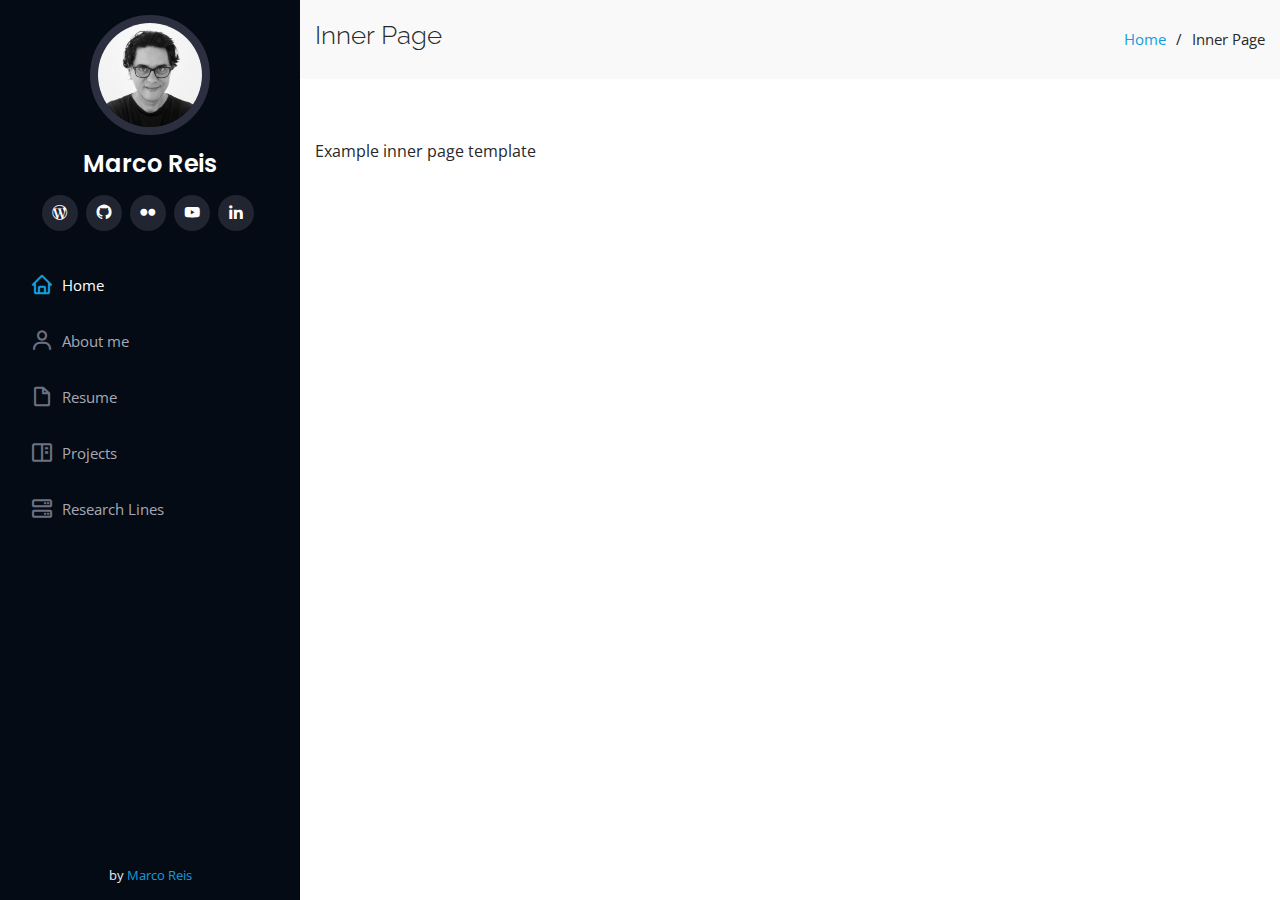
<file: inner-page.html>
<!DOCTYPE html>
<html lang="en">

<head>
  <meta charset="utf-8">
  <meta content="width=device-width, initial-scale=1.0" name="viewport">

  <title>Inner Page - makingRobotics</title>
  <meta content="" name="description">
  <meta content="" name="keywords">

  <!-- Favicons -->
  <link href="assets/img/favicon.png" rel="icon">
  <link href="assets/img/apple-touch-icon.png" rel="apple-touch-icon">

  <!-- Google Fonts -->
  <link href="https://fonts.googleapis.com/css?family=Open+Sans:300,300i,400,400i,600,600i,700,700i|Raleway:300,300i,400,400i,500,500i,600,600i,700,700i|Poppins:300,300i,400,400i,500,500i,600,600i,700,700i" rel="stylesheet">

  <!-- Vendor CSS Files -->
  <link href="assets/vendor/bootstrap/css/bootstrap.min.css" rel="stylesheet">
  <link href="assets/vendor/icofont/icofont.min.css" rel="stylesheet">
  <link href="assets/vendor/boxicons/css/boxicons.min.css" rel="stylesheet">
  <link href="assets/vendor/venobox/venobox.css" rel="stylesheet">
  <link href="assets/vendor/owl.carousel/assets/owl.carousel.min.css" rel="stylesheet">
  <link href="assets/vendor/aos/aos.css" rel="stylesheet">

  <!-- Template Main CSS File -->
  <link href="assets/css/style.css" rel="stylesheet">

  <!-- =======================================================
  * Template Name: iPortfolio - v1.5.1
  * Template URL: https://bootstrapmade.com/iportfolio-bootstrap-portfolio-websites-template/
  * Author: BootstrapMade.com
  * License: https://bootstrapmade.com/license/
  ======================================================== -->
</head>

<body>

  <!-- ======= Mobile nav toggle button ======= -->
  <button type="button" class="mobile-nav-toggle d-xl-none"><i class="icofont-navigation-menu"></i></button>

  <!-- ======= Header ======= -->
  <header id="header">
    <div class="d-flex flex-column">

      <div class="profile">
        <img src="assets/img/profile-marcoreis.jpeg" alt="" class="img-fluid rounded-circle">
        <h1 class="text-light"><a href="index.html">Marco Reis</a></h1>
        <div class="social-links mt-3 text-center">
          <!--a href="https://twitter.com/MarkoHeiss" class="twitter"><i class="bx bxl-twitter"></i></a-->
          <a href="https://marcoreis.blog/" class="wordpress"><i class="bx bxl-wordpress"--></i></a>
          <a href="https://github.com/mhar-vell" class="github"><i class="bx bxl-github"--></i></a>
          <a href="https://www.flickr.com/photos/184672301@N08/" class="flickr"><i class="bx bxl-flickr"></i></a>
          <a href="https://www.youtube.com/user/MarcoReis15/videos" class="youtube"><i class="bx bxl-youtube"></i></a>
          <a href="https://www.linkedin.com/in/marco-reis-061618/" class="linkedin"><i class="bx bxl-linkedin"></i></a>
        </div>
      </div>

      <nav class="nav-menu">
        <ul>
          <li class="active"><a href="https://mhar-vell.github.io/portfolio/index.html"><i class="bx bx-home"></i> <span>Home</span></a></li>
          <li><a href="#about"><i class="bx bx-user"></i> <span>About me</span></a></li>
          <li><a href="#resume"><i class="bx bx-file-blank"></i> <span>Resume</span></a></li>
          <li><a href="#portfolio"><i class="bx bx-book-content"></i>Projects</a></li>
          <li><a href="#services"><i class="bx bx-server"></i>Research Lines</a></li>
          <!--li><a href="#contact"><i class="bx bx-envelope"></i> Contact</a></li-->
        </ul>
      </nav><!-- .nav-menu -->
      <button type="button" class="mobile-nav-toggle d-xl-none"><i class="icofont-navigation-menu"></i></button>

    </div>
  </header><!-- End Header -->

  <main id="main">

    <!-- ======= Breadcrumbs ======= -->
    <section class="breadcrumbs">
      <div class="container">

        <div class="d-flex justify-content-between align-items-center">
          <h2>Inner Page</h2>
          <ol>
            <li><a href="index.html">Home</a></li>
            <li>Inner Page</li>
          </ol>
        </div>

      </div>
    </section><!-- End Breadcrumbs -->

    <section class="inner-page">
      <div class="container">
        <p>
          Example inner page template
        </p>
      </div>
    </section>

  </main><!-- End #main -->

  <!-- ======= Footer ======= -->
  <footer id="footer">
    <div class="container">
      <!-- <div class="copyright">
        &copy; Copyright <strong><span>makingRobotics</span></strong>
      </div> -->
      <div class="credits">
        <!-- All the links in the footer should remain intact. -->
        <!-- You can delete the links only if you purchased the pro version. -->
        <!-- Licensing information: https://bootstrapmade.com/license/ -->
        <!-- Purchase the pro version with working PHP/AJAX contact form: https://bootstrapmade.com/iportfolio-bootstrap-portfolio-websites-template/ -->
        by <a href="https://github.com/mhar-vell">Marco Reis</a>
      </div>
    </div>
  </footer><!-- End  Footer -->

  <a href="#" class="back-to-top"><i class="icofont-simple-up"></i></a>

  <!-- Vendor JS Files -->
  <script src="assets/vendor/jquery/jquery.min.js"></script>
  <script src="assets/vendor/bootstrap/js/bootstrap.bundle.min.js"></script>
  <script src="assets/vendor/jquery.easing/jquery.easing.min.js"></script>
  <script src="assets/vendor/php-email-form/validate.js"></script>
  <script src="assets/vendor/waypoints/jquery.waypoints.min.js"></script>
  <script src="assets/vendor/counterup/counterup.min.js"></script>
  <script src="assets/vendor/isotope-layout/isotope.pkgd.min.js"></script>
  <script src="assets/vendor/venobox/venobox.min.js"></script>
  <script src="assets/vendor/owl.carousel/owl.carousel.min.js"></script>
  <script src="assets/vendor/typed.js/typed.min.js"></script>
  <script src="assets/vendor/aos/aos.js"></script>

  <!-- Template Main JS File -->
  <script src="assets/js/main.js"></script>

</body>

</html>
</file>
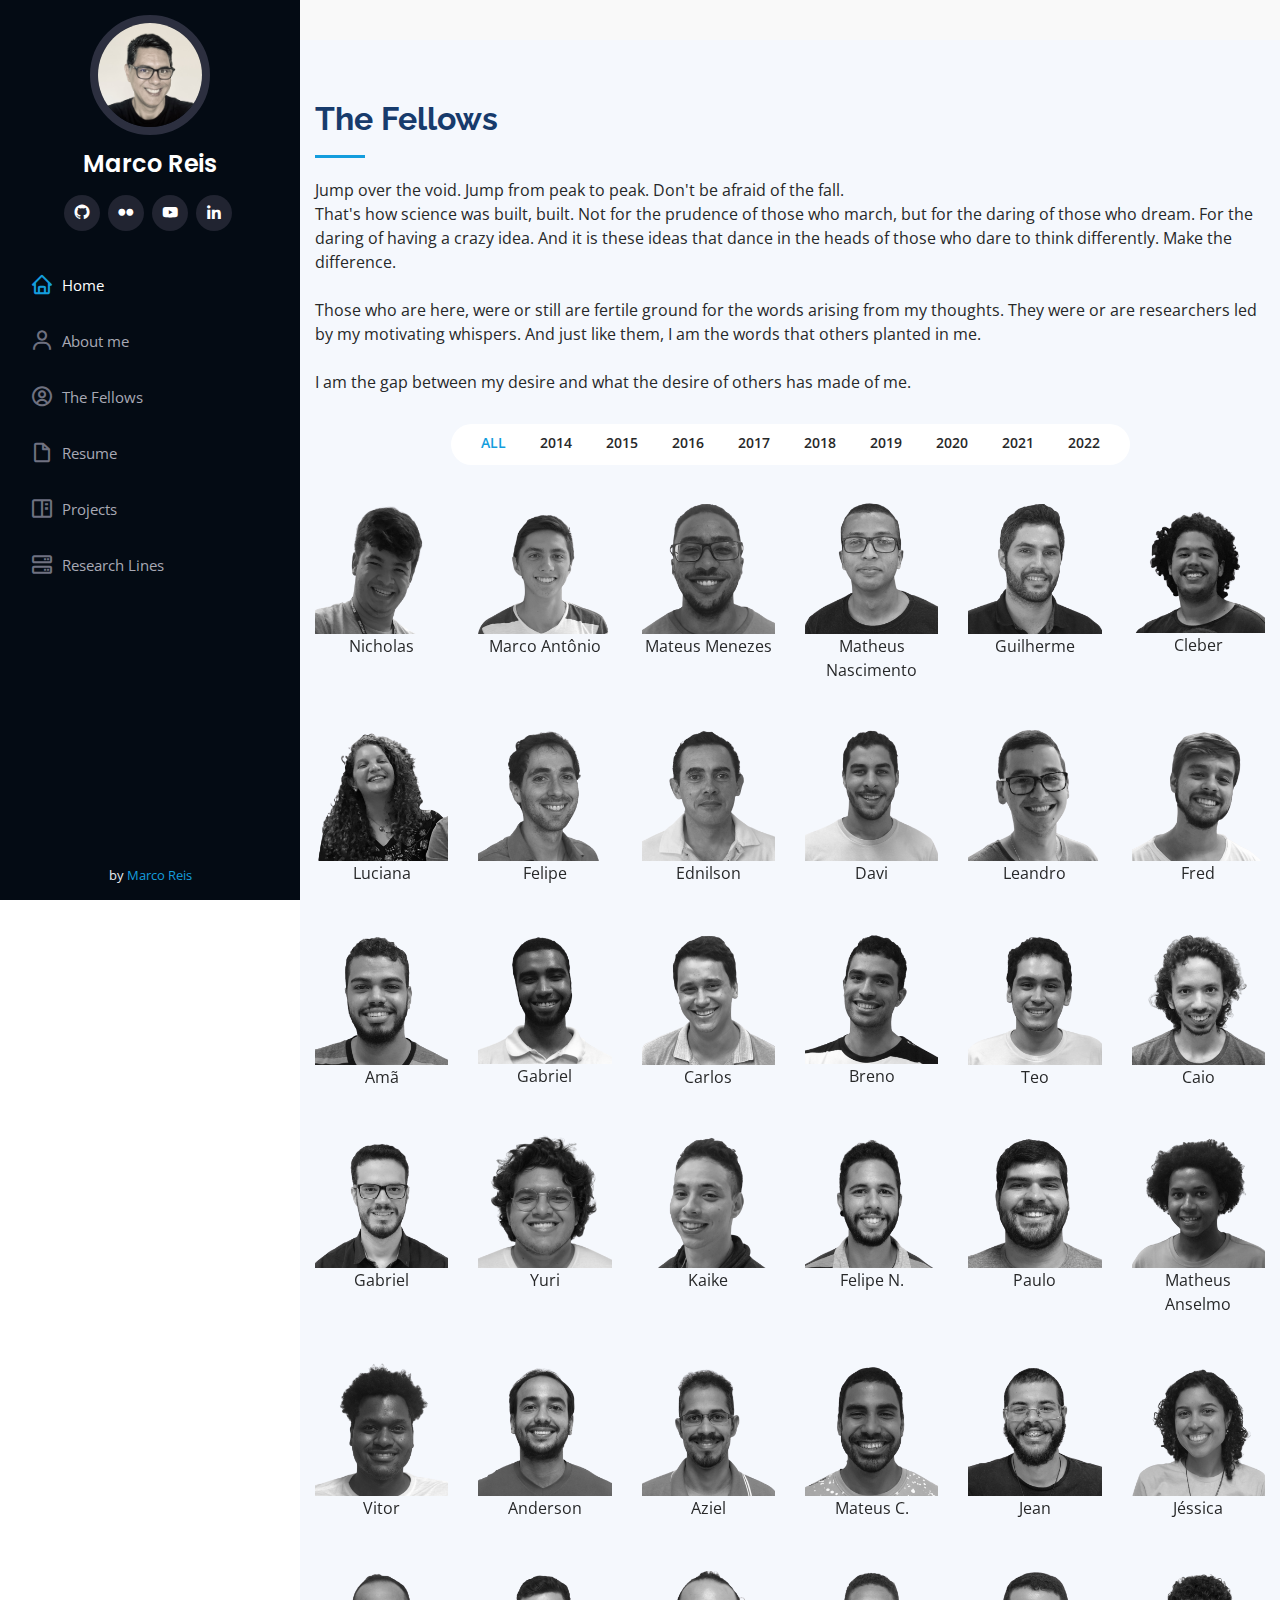
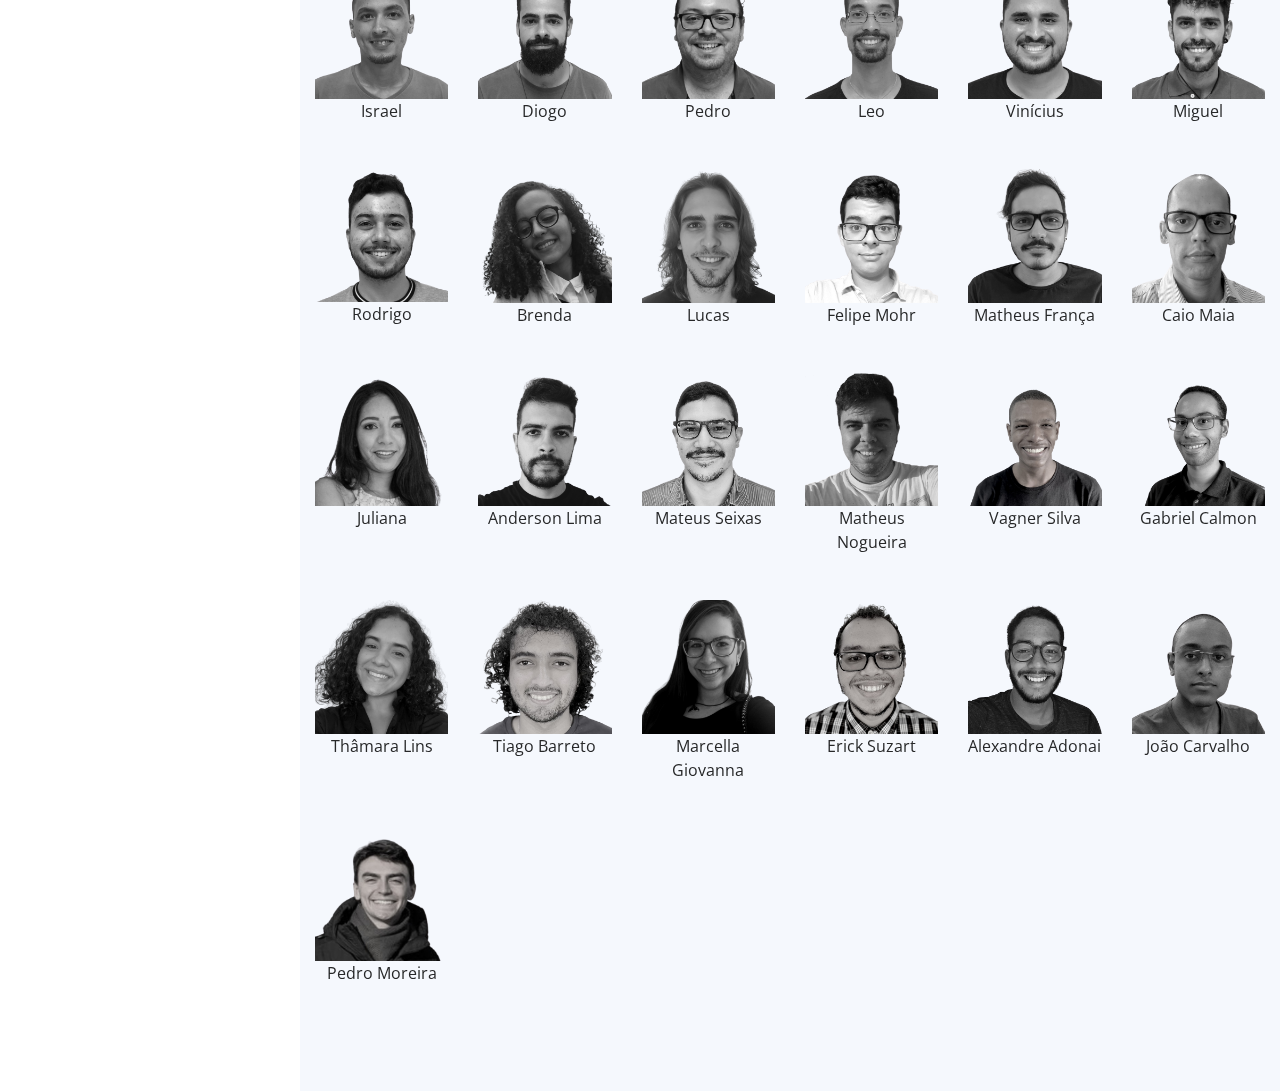
<file: portfolio-fellows.html>
<!DOCTYPE html>
<html lang="en">

<head>
  <meta charset="utf-8">
  <meta content="width=device-width, initial-scale=1.0" name="viewport">

  <title>Portfolio Fellows - makingRobotics</title>
  <meta content="" name="description">
  <meta content="" name="keywords">
  <!-- Favicons -->
  <link href="assets/img/favicon.png" rel="icon">
  <link href="assets/img/apple-touch-icon.png" rel="apple-touch-icon">

  <!-- Google Fonts -->
  <link href="https://fonts.googleapis.com/css?family=Open+Sans:300,300i,400,400i,600,600i,700,700i|Raleway:300,300i,400,400i,500,500i,600,600i,700,700i|Poppins:300,300i,400,400i,500,500i,600,600i,700,700i" rel="stylesheet">

  <!-- Vendor CSS Files -->
  <link href="assets/vendor/bootstrap/css/bootstrap.min.css" rel="stylesheet">
  <link href="assets/vendor/icofont/icofont.min.css" rel="stylesheet">
  <link href="assets/vendor/boxicons/css/boxicons.min.css" rel="stylesheet">
  <link href="assets/vendor/venobox/venobox.css" rel="stylesheet">
  <link href="assets/vendor/owl.carousel/assets/owl.carousel.min.css" rel="stylesheet">
  <link href="assets/vendor/aos/aos.css" rel="stylesheet">

  <!-- Template Main CSS File -->
  <link href="assets/css/style.css" rel="stylesheet">

  <!-- =======================================================
  * Template Name: iPortfolio - v1.5.1
  * Template URL: https://bootstrapmade.com/iportfolio-bootstrap-portfolio-websites-template/
  * Author: BootstrapMade.com
  * License: https://bootstrapmade.com/license/
  ======================================================== -->
</head>

<body>

    <!-- ======= Mobile nav toggle button ======= -->
    <button type="button" class="mobile-nav-toggle d-xl-none"><i class="icofont-navigation-menu"></i></button>
  
    <!-- ======= Header ======= -->
    <header id="header">
      <div class="d-flex flex-column">
  
        <div class="profile">
          <img src="assets/img/marco-square.jpeg" alt="" class="img-fluid rounded-circle">
          <h1 class="text-light"><a href="index.html">Marco Reis</a></h1>
          <div class="social-links mt-3 text-center">
            <!--a href="https://twitter.com/MarkoHeiss" class="twitter"><i class="bx bxl-twitter"></i></a-->
            
            <!-- <a href="https://marcoreis.blog/" class="wordpress"><i class="bx bxl-wordpress"</i></a> -->
            <a href="https://github.com/mhar-vell" class="github"><i class="bx bxl-github"--></i></a>
            <a href="https://www.flickr.com/photos/184672301@N08/" class="flickr"><i class="bx bxl-flickr"></i></a>
            <a href="https://www.youtube.com/user/MarcoReis15/videos" class="youtube"><i class="bx bxl-youtube"></i></a>
            <a href="https://www.linkedin.com/in/marco-reis-061618/" class="linkedin"><i class="bx bxl-linkedin"></i></a>
          </div>
        </div>
  
        <nav class="nav-menu">
          <ul>
            <li class="active"><a href="https://mhar-vell.github.io/portfolio/index.html"><i class="bx bx-home"></i> <span>Home</span></a></li>
            <li><a href="https://mhar-vell.github.io/portfolio/index.html#about"><i class="bx bx-user"></i> <span>About me</span></a></li>
            <li><a href="https://mhar-vell.github.io/portfolio/portfolio-fellows.html"><i class="bx bx-user-circle"></i> <span>The Fellows</span></a></li>
            <li><a href="https://mhar-vell.github.io/portfolio/index.html#resume"><i class="bx bx-file-blank"></i> <span>Resume</span></a></li>
            <li><a href="https://mhar-vell.github.io/portfolio/index.html#portfolio"><i class="bx bx-book-content"></i> Projects</a></li>
            <li><a href="https://mhar-vell.github.io/portfolio/index.html#services"><i class="bx bx-server"></i> Research Lines</a></li>
            <!-- <li><a href="https://mhar-vell.github.io/portfolio/index.html#contact"><i class="bx bx-envelope"></i> Contact</a></li> -->
  
          </ul>
        </nav><!-- .nav-menu -->
        <button type="button" class="mobile-nav-toggle d-xl-none"><i class="icofont-navigation-menu"></i></button>
  
      </div>
    </header><!-- End Header -->

<main id="main">

    <!-- ======= Breadcrumbs ======= -->
    <section id="breadcrumbs" class="breadcrumbs">
      <div class="container">

        <!--div class="d-flex justify-content-between align-items-center">
          <h2>Facts</h2>
          <ol>
            <li><a href="index.html">Home</a></li>
            <li>Facts - Fellows</li>
          </ol>
        </div-->

      </div>
    </section><!-- End Breadcrumbs -->

   
    <!-- ======= Fellows Section ======= -->
    <section id="portfolio" class="portfolio section-bg">
        <div class="container">
  
          <div class="section-title">
            <h2>The Fellows</h2>
            <p>Jump over the void. Jump from peak to peak. Don't be afraid of the fall.
              <br>That's how science was built, built. Not for the prudence of those who march, but for the daring of those who dream.
              For the daring of having a crazy idea. And it is these ideas that dance in the heads of those who dare to think differently. Make the difference.</br>
              <br>Those who are here, were or still are fertile ground for the words arising from my thoughts. They were or are researchers led by my motivating whispers. And just like them, I am the words that others planted in me.</br><br> I am the gap between my desire and what the desire of others has made of me.</br>
            </p>
          </div>
  
          <div class="row" data-aos="fade-up">
            <div class="col-lg-12 d-flex justify-content-center">
              <ul id="portfolio-flters">
                <li data-filter="*" class="filter-active">All</li>
                <li data-filter=".filter-2014">2014</li>
                <li data-filter=".filter-2015">2015</li>
                <li data-filter=".filter-2016">2016</li>
                <li data-filter=".filter-2017">2017</li>
                <li data-filter=".filter-2018">2018</li>
                <li data-filter=".filter-2019">2019</li>
                <li data-filter=".filter-2020">2020</li>
                <li data-filter=".filter-2021">2021</li>
                <li data-filter=".filter-2022">2022</li>
              </ul>
            </div>
          </div>
  
          <div class="row portfolio-container" data-aos="fade-up" data-aos-delay="100">
  
            <div class="col-lg-2 col-md-4 portfolio-item filter-2014">
              <div class="portfolio-wrap">
                <img src="assets/img/fellows/nicholas-1-removebg-preview.png" class="img-fluid" alt="">
                <div class="portfolio-links">
                  <a href="https://github.com/mhar-vell" data-gall="portfolioGallery" class="venobox" title="More Details"><i class="bx bxl-github"></i></a>
                  <a href="https://www.linkedin.com/in/nicholasono/" title="More Details"><i class="bx bxl-linkedin"></i></a>
                </div>
                <p align=center>Nicholas</p>
              </div>
            </div>
  
            <div class="col-lg-2 col-md-4 portfolio-item filter-2015">
                <div class="portfolio-wrap">
                  <img src="assets/img/fellows/marcojr-1-removebg-preview.png" class="img-fluid" alt="">
                  <div class="portfolio-links">
                    <a href="https://github.com/marcoareis" data-gall="portfolioGallery" class="venobox" title="More Details"><i class="bx bxl-github"></i></a>
                    <a href="https://www.linkedin.com/in/marcoreisjr/" title="More Details"><i class="bx bxl-linkedin"></i></a>
                  </div>
                  <p align=center>Marco Antônio</p>
                </div>
            </div>
  
            <div class="col-lg-2 col-md-4 portfolio-item filter-2015">
              <div class="portfolio-wrap">
                <img src="assets/img/fellows/mateusmenezes-1-removebg-preview.png" class="img-fluid" alt="">
                <div class="portfolio-links">
                  <a href="https://github.com/mateusmenezes95" data-gall="portfolioGallery" class="venobox" title="More Details"><i class="bx bxl-github"></i></a>
                  <a href="https://www.linkedin.com/in/mateusmenezes/" title="More Details"><i class="bx bxl-linkedin"></i></a>
                </div>
                <p align=center>Mateus Menezes</p>
              </div>
            </div>
  
            <div class="col-lg-2 col-md-4 portfolio-item filter-2016">
              <div class="portfolio-wrap">
                <img src="assets/img/fellows/matheusnascimento-1-removebg-preview.png" class="img-fluid" alt="">
                <div class="portfolio-links">
                  <a href="https://github.com/matheusns" data-gall="portfolioGallery" class="venobox" title="More Details"><i class="bx bxl-github"></i></a>
                  <a href="https://www.linkedin.com/in/matheus-nascimento-930a56120/" title="More Details"><i class="bx bxl-linkedin"></i></a>
                </div>
                <p align=center>Matheus Nascimento</p>
              </div>
            </div>
  
            <div class="col-lg-2 col-md-4 portfolio-item filter-2016">
              <div class="portfolio-wrap">
                <img src="assets/img/fellows/guilhermeguimaraes-1-removebg-preview.png" class="img-fluid" alt="">
                <div class="portfolio-links">
                  <a href="https://github.com/guilhermeguimaraes" data-gall="portfolioGallery" class="venobox" title="More Details"><i class="bx bxl-github"></i></a>
                  <a href="https://www.linkedin.com/in/guilherme-guimar%C3%A3es-b39774103/" title="More Details"><i class="bx bxl-linkedin"></i></a>
                </div>
                <p align=center>Guilherme</p>
              </div>
            </div>
  <!-- Simon Teiwes
  Max Pribbernon -->
            <div class="col-lg-2 col-md-4 portfolio-item filter-2017">
              <div class="portfolio-wrap">
                <img src="assets/img/fellows/cleber-1-removebg-preview.png" class="img-fluid" alt="">
                <div class="portfolio-links">
                  <a href="https://github.com/clebercoutof" data-gall="portfolioGallery" class="venobox" title="More Details"><i class="bx bxl-github"></i></a>
                  <a href="https://www.linkedin.com/in/cleber-couto-filho-582805125/" title="More Details"><i class="bx bxl-linkedin"></i></a>
                </div>
                <p align=center>Cleber</p>
              </div>
            </div>
  
            <div class="col-lg-2 col-md-4 portfolio-item filter-2017">
              <div class="portfolio-wrap">
                <img src="assets/img/fellows/luciana-1-removebg-preview.png" class="img-fluid" alt="">
                <div class="portfolio-links">
                  <a href="https://github.com/lumoreno17" data-gall="portfolioGallery" class="venobox" title="More Details"><i class="bx bxl-github"></i></a>
                  <a href="https://www.linkedin.com/in/luciana-moreno-borges-58b3b8163/" title="More Details"><i class="bx bxl-linkedin"></i></a>
                </div>
                <p align=center>Luciana</p>
              </div>
            </div>
  
            <div class="col-lg-2 col-md-4 portfolio-item filter-2017">
              <div class="portfolio-wrap">
                <img src="assets/img/fellows/felipeladner-1-removebg-preview.png" class="img-fluid" alt="">
                <div class="portfolio-links">
                  <a href="https://github.com/" data-gall="portfolioGallery" class="venobox" title="More Details"><i class="bx bxl-github"></i></a>
                  <a href="https://www.linkedin.com/in/felipe-laydner-de-melo-rosa/" title="More Details"><i class="bx bxl-linkedin"></i></a>
                </div>
                <p align=center>Felipe</p>
              </div>
            </div>

            <div class="col-lg-2 col-md-4 portfolio-item filter-2017">
              <div class="portfolio-wrap">
                <img src="assets/img/fellows/ednilson-1-removebg-preview.png" class="img-fluid" alt="">
                <div class="portfolio-links">
                  <a href="https://github.com/" data-gall="portfolioGallery" class="venobox" title="More Details"><i class="bx bxl-github"></i></a>
                  <a href="https://www.linkedin.com/in/ednilson-araujo-0b002857/" title="More Details"><i class="bx bxl-linkedin"></i></a>
                </div>
                <p align=center>Ednilson</p>
              </div>
            </div>

            <div class="col-lg-2 col-md-4 portfolio-item filter-2017">
              <div class="portfolio-wrap">
                <img src="assets/img/fellows/davi-1-removebg-preview.png" class="img-fluid" alt="">
                <div class="portfolio-links">
                  <a href="https://github.com/" data-gall="portfolioGallery" class="venobox" title="More Details"><i class="bx bxl-github"></i></a>
                  <a href="https://www.linkedin.com/in/davi-costa-carneiro-de-oliveira-163372117/" title="More Details"><i class="bx bxl-linkedin"></i></a>
                </div>
                <p align=center>Davi</p>
              </div>
            </div>

            <div class="col-lg-2 col-md-4 portfolio-item filter-2017">
              <div class="portfolio-wrap">
                <img src="assets/img/fellows/leandronozela-1-removebg-preview.png" class="img-fluid" alt="">
                <div class="portfolio-links">
                  <a href="https://github.com/" data-gall="portfolioGallery" class="venobox" title="More Details"><i class="bx bxl-github"></i></a>
                  <a href="https://www.linkedin.com/in/leandro-nozela/" title="More Details"><i class="bx bxl-linkedin"></i></a>
                </div>
                <p align=center>Leandro</p>
              </div>
            </div>
  
            <div class="col-lg-2 col-md-4 portfolio-item filter-2017">
              <div class="portfolio-wrap">
                <img src="assets/img/fellows/fred-1-removebg-preview.png" class="img-fluid" alt="">
                <div class="portfolio-links">
                  <a href="https://github.com/" data-gall="portfolioGallery" class="venobox" title="More Details"><i class="bx bxl-github"></i></a>
                  <a href="hhttps://www.linkedin.com/in/frederico-goliveira/" title="More Details"><i class="bx bxl-linkedin"></i></a>
                </div>
                <p align=center>Fred</p>
              </div>
            </div>
  
            <div class="col-lg-2 col-md-4 portfolio-item filter-2017">
              <div class="portfolio-wrap">
                <img src="assets/img/fellows/amaa-1-removebg-preview.png" class="img-fluid" alt="">
                <div class="portfolio-links">
                  <a href="https://github.com/" data-gall="portfolioGallery" class="venobox" title="More Details"><i class="bx bxl-github"></i></a>
                  <a href="https://www.linkedin.com/in/" title="More Details"><i class="bx bxl-linkedin"></i></a>
                </div>
                <p align=center>Amã</p>
              </div>
            </div>
  
            <div class="col-lg-2 col-md-4 portfolio-item filter-2017">
              <div class="portfolio-wrap">
                <img src="assets/img/fellows/gabrielsantos-1-removebg-preview.png" class="img-fluid" alt="">
                <div class="portfolio-links">
                  <a href="https://github.com/" data-gall="portfolioGallery" class="venobox" title="More Details"><i class="bx bxl-github"></i></a>
                  <a href="https://www.linkedin.com/in/aecgabriel/" title="More Details"><i class="bx bxl-linkedin"></i></a>
                </div>
                <p align=center>Gabriel</p>
              </div>
            </div>
  
            <div class="col-lg-2 col-md-4 portfolio-item filter-2017">
              <div class="portfolio-wrap">
                <img src="assets/img/fellows/carlos-1-removebg-preview.png" class="img-fluid" alt="">
                <div class="portfolio-links">
                  <a href="https://github.com/" data-gall="portfolioGallery" class="venobox" title="More Details"><i class="bx bxl-github"></i></a>
                  <a href="https://www.linkedin.com/in/carlos-pereira-11251687/" title="More Details"><i class="bx bxl-linkedin"></i></a>
                </div>
                <p align=center>Carlos</p>
              </div>
            </div>
  
            <div class="col-lg-2 col-md-4 portfolio-item filter-2018 filter-2021">
              <div class="portfolio-wrap">
                <img src="assets/img/fellows/breno-1-removebg-preview.png" class="img-fluid" alt="">
                <div class="portfolio-links">
                  <a href="https://github.com/" data-gall="portfolioGallery" class="venobox" title="More Details"><i class="bx bxl-github"></i></a>
                  <a href="https://www.linkedin.com/in/breno-portela-051270166/" title="More Details"><i class="bx bxl-linkedin"></i></a>
                </div>
                <p align=center>Breno</p>
              </div>
            </div>
  
            <div class="col-lg-2 col-md-4 portfolio-item filter-2018">
              <div class="portfolio-wrap">
                <img src="assets/img/fellows/etevaldo-1-removebg-preview.png" class="img-fluid" alt="">
                <div class="portfolio-links">
                  <a href="https://github.com/" data-gall="portfolioGallery" class="venobox" title="More Details"><i class="bx bxl-github"></i></a>
                  <a href="https://www.linkedin.com/in/etevaldo-cardoso/" title="More Details"><i class="bx bxl-linkedin"></i></a>
                </div>
                <p align=center>Teo</p>
              </div>
            </div>
  
            <div class="col-lg-2 col-md-4 portfolio-item filter-2018">
              <div class="portfolio-wrap">
                <img src="assets/img/fellows/caio-1-removebg-preview.png" class="img-fluid" alt="">
                <div class="portfolio-links">
                  <a href="https://github.com/" data-gall="portfolioGallery" class="venobox" title="More Details"><i class="bx bxl-github"></i></a>
                  <a href="https://www.linkedin.com/in/caioaamaral/" title="More Details"><i class="bx bxl-linkedin"></i></a>
                </div>
                <p align=center>Caio</p>
              </div>
            </div>
  
            <div class="col-lg-2 col-md-4 portfolio-item filter-2019">
              <div class="portfolio-wrap">
                <img src="assets/img/fellows/gabriel-1-removebg-preview.png" class="img-fluid" alt="">
                <div class="portfolio-links">
                  <a href="https://github.com/" data-gall="portfolioGallery" class="venobox" title="More Details"><i class="bx bxl-github"></i></a>
                  <a href="https://www.linkedin.com/in/gabriel-pinho-14b83458/" title="More Details"><i class="bx bxl-linkedin"></i></a>
                </div>
                <p align=center>Gabriel</p>
              </div>
            </div>

            <div class="col-lg-2 col-md-4 portfolio-item filter-2019">
              <div class="portfolio-wrap">
                <img src="assets/img/fellows/yurioliveira-1-removebg-preview.png" class="img-fluid" alt="">
                <div class="portfolio-links">
                  <a href="https://github.com/" data-gall="portfolioGallery" class="venobox" title="More Details"><i class="bx bxl-github"></i></a>
                  <a href="https://www.linkedin.com/in/yuri-oliveira-78a17181/" title="More Details"><i class="bx bxl-linkedin"></i></a>
                </div>
                <p align=center>Yuri</p>
              </div>
            </div>
  
            <div class="col-lg-2 col-md-4 portfolio-item filter-2019">
              <div class="portfolio-wrap">
                <img src="assets/img/fellows/kaike-1-removebg-preview.png" class="img-fluid" alt="">
                <div class="portfolio-links">
                  <a href="https://github.com/" data-gall="portfolioGallery" class="venobox" title="More Details"><i class="bx bxl-github"></i></a>
                  <a href="https://www.linkedin.com/in/kaike-wesley-reis/" title="More Details"><i class="bx bxl-linkedin"></i></a>
                </div>
                <p align=center>Kaike</p>
              </div>
            </div>
  
            <div class="col-lg-2 col-md-4 portfolio-item filter-2020">
              <div class="portfolio-wrap">
                <img src="assets/img/fellows/felipenascimento-1-removebg-preview.png" class="img-fluid" alt="">
                <div class="portfolio-links">
                  <a href="https://github.com/" data-gall="portfolioGallery" class="venobox" title="More Details"><i class="bx bxl-github"></i></a>
                  <a href="https://www.linkedin.com/in/felipe-nascimento-771361184/" title="More Details"><i class="bx bxl-linkedin"></i></a>
                </div>
                <p align=center>Felipe N.</p>
              </div>
            </div>
  
            <div class="col-lg-2 col-md-4 portfolio-item filter-2020">
              <div class="portfolio-wrap">
                <img src="assets/img/fellows/paulodultra-1-removebg-preview.png" class="img-fluid" alt="">
                <div class="portfolio-links">
                  <a href="https://github.com/" data-gall="portfolioGallery" class="venobox" title="More Details"><i class="bx bxl-github"></i></a>
                  <a href="https://www.linkedin.com/in/paulo-dultra-aa0888150/" title="More Details"><i class="bx bxl-linkedin"></i></a>
                </div>
                <p align=center>Paulo</p>
              </div>
            </div>
  
            <div class="col-lg-2 col-md-4 portfolio-item filter-2020 filter-2021">
              <div class="portfolio-wrap">
                <img src="assets/img/fellows/matheusanselmo-1-removebg-preview.png" class="img-fluid" alt="">
                <div class="portfolio-links">
                  <a href="https://github.com/" data-gall="portfolioGallery" class="venobox" title="More Details"><i class="bx bxl-github"></i></a>
                  <a href="https://www.linkedin.com/in/matheus-anselmo-da-silva-9977b880/" title="More Details"><i class="bx bxl-linkedin"></i></a>
                </div>
                <p align=center>Matheus Anselmo</p>
              </div>
            </div>
  
            <div class="col-lg-2 col-md-4 portfolio-item filter-2020">
              <div class="portfolio-wrap">
                <img src="assets/img/fellows/vitorjuunior-1-removebg-preview.png" class="img-fluid" alt="">
                <div class="portfolio-links">
                  <a href="https://github.com/" data-gall="portfolioGallery" class="venobox" title="More Details"><i class="bx bxl-github"></i></a>
                  <a href="https://www.linkedin.com/in/silvacvitor/" title="More Details"><i class="bx bxl-linkedin"></i></a>
                </div>
                <p align=center>Vitor</p>
              </div>
            </div>
  
            <div class="col-lg-2 col-md-4 portfolio-item filter-2020">
              <div class="portfolio-wrap">
                <img src="assets/img/fellows/andersonvale-1-removebg-preview.png" class="img-fluid" alt="">
                <div class="portfolio-links">
                  <a href="https://github.com/" data-gall="portfolioGallery" class="venobox" title="More Details"><i class="bx bxl-github"></i></a>
                  <a href="https://www.linkedin.com/in/anderson-queiroz-do-vale-515456131/" title="More Details"><i class="bx bxl-linkedin"></i></a>
                </div>
                <p align=center>Anderson</p>
              </div>
            </div>

            <div class="col-lg-2 col-md-4 portfolio-item filter-2020">
              <div class="portfolio-wrap">
                <img src="assets/img/fellows/azielfreitas-1-removebg-preview.png" class="img-fluid" alt="">
                <div class="portfolio-links">
                  <a href="https://github.com/" data-gall="portfolioGallery" class="venobox" title="More Details"><i class="bx bxl-github"></i></a>
                  <a href="https://www.linkedin.com/in/aziel-freitas/" title="More Details"><i class="bx bxl-linkedin"></i></a>
                </div>
                <p align=center>Aziel</p>
              </div>
            </div>

            <div class="col-lg-2 col-md-4 portfolio-item filter-2020">
              <div class="portfolio-wrap">
                <img src="assets/img/fellows/matheuscerqueira-1-removebg-preview.png" class="img-fluid" alt="">
                <div class="portfolio-links">
                  <a href="https://github.com/" data-gall="portfolioGallery" class="venobox" title="More Details"><i class="bx bxl-github"></i></a>
                  <a href="https://www.linkedin.com/in/mateus-santos-de-cerqueira-126930163/" title="More Details"><i class="bx bxl-linkedin"></i></a>
                </div>
                <p align=center>Mateus C.</p>
              </div>
            </div>

            <div class="col-lg-2 col-md-4 portfolio-item filter-2020">
              <div class="portfolio-wrap">
                <img src="assets/img/fellows/jeanpaulo-1-removebg-preview.png" class="img-fluid" alt="">
                <div class="portfolio-links">
                  <a href="https://github.com/" data-gall="portfolioGallery" class="venobox" title="More Details"><i class="bx bxl-github"></i></a>
                  <a href="https://www.linkedin.com/in/jean-paulo-990594127/" title="More Details"><i class="bx bxl-linkedin"></i></a>
                </div>
                <p align=center>Jean</p>
              </div>
            </div>

            <div class="col-lg-2 col-md-4 portfolio-item filter-2020">
              <div class="portfolio-wrap">
                <img src="assets/img/fellows/jeessicamotta-1-removebg-preview.png" class="img-fluid" alt="">
                <div class="portfolio-links">
                  <a href="https://github.com/" data-gall="portfolioGallery" class="venobox" title="More Details"><i class="bx bxl-github"></i></a>
                  <a href="https://www.linkedin.com/in/jessicamotta17/" title="More Details"><i class="bx bxl-linkedin"></i></a>
                </div>
                <p align=center>Jéssica</p>
              </div>
            </div>

            <div class="col-lg-2 col-md-4 portfolio-item filter-2020">
              <div class="portfolio-wrap">
                <img src="assets/img/fellows/israelneto-1-removebg-preview.png" class="img-fluid" alt="">
                <div class="portfolio-links">
                  <a href="https://github.com/" data-gall="portfolioGallery" class="venobox" title="More Details"><i class="bx bxl-github"></i></a>
                  <a href="https://www.linkedin.com/in/israel-motta-25ab3811a/" title="More Details"><i class="bx bxl-linkedin"></i></a>
                </div>
                <p align=center>Israel</p>
              </div>
            </div>

            <div class="col-lg-2 col-md-4 portfolio-item filter-2020">
              <div class="portfolio-wrap">
                <img src="assets/img/fellows/diogomartins-1-removebg-preview.png" class="img-fluid" alt="">
                <div class="portfolio-links">
                  <a href="https://github.com/" data-gall="portfolioGallery" class="venobox" title="More Details"><i class="bx bxl-github"></i></a>
                  <a href="https://www.linkedin.com/in/diogo-alexandre-martins-02b528163/" title="More Details"><i class="bx bxl-linkedin"></i></a>
                </div>
                <p align=center>Diogo</p>
              </div>
            </div>

            <div class="col-lg-2 col-md-4 portfolio-item filter-2020">
              <div class="portfolio-wrap">
                <img src="assets/img/fellows/pedropaulo-1-removebg-preview.png" class="img-fluid" alt="">
                <div class="portfolio-links">
                  <a href="https://github.com/" data-gall="portfolioGallery" class="venobox" title="More Details"><i class="bx bxl-github"></i></a>
                  <a href="https://www.linkedin.com/in/pedro-paulo-ventura-tecchio-00571327/" title="More Details"><i class="bx bxl-linkedin"></i></a>
                </div>
                <p align=center>Pedro</p>
              </div>
            </div>

            <div class="col-lg-2 col-md-4 portfolio-item filter-2020">
              <div class="portfolio-wrap">
                <img src="assets/img/fellows/leonardolima-1-removebg-preview.png" class="img-fluid" alt="">
                <div class="portfolio-links">
                  <a href="https://github.com/" data-gall="portfolioGallery" class="venobox" title="More Details"><i class="bx bxl-github"></i></a>
                  <a href="https://www.linkedin.com/in/leonardo-mendes-de-souza-lima-18ab27120/" title="More Details"><i class="bx bxl-linkedin"></i></a>
                </div>
                <p align=center>Leo</p>
              </div>
            </div>

            <div class="col-lg-2 col-md-4 portfolio-item filter-2020">
              <div class="portfolio-wrap">
                <img src="assets/img/fellows/viniciusfelismino-1-removebg-preview.png" class="img-fluid" alt="">
                <div class="portfolio-links">
                  <a href="https://github.com/" data-gall="portfolioGallery" class="venobox" title="More Details"><i class="bx bxl-github"></i></a>
                  <a href="https://www.linkedin.com/in/vinicius-felismino-350953126/" title="More Details"><i class="bx bxl-linkedin"></i></a>
                </div>
                <p align=center>Vinícius</p>
              </div>
            </div>

            <div class="col-lg-2 col-md-4 portfolio-item filter-2020">
              <div class="portfolio-wrap">
                <img src="assets/img/fellows/miguelnery-1-removebg-preview.png" class="img-fluid" alt="">
                <div class="portfolio-links">
                  <a href="https://github.com/" data-gall="portfolioGallery" class="venobox" title="More Details"><i class="bx bxl-github"></i></a>
                  <a href="https://www.linkedin.com/in/miguel-nery-429406a4/" title="More Details"><i class="bx bxl-linkedin"></i></a>
                </div>
                <p align=center>Miguel</p>
              </div>
            </div>

            <div class="col-lg-2 col-md-4 portfolio-item filter-2020">
              <div class="portfolio-wrap">
                <img src="assets/img/fellows/rodrigoformiga-1-removebg-preview.png" class="img-fluid" alt="">
                <div class="portfolio-links">
                  <a href="https://github.com/" data-gall="portfolioGallery" class="venobox" title="More Details"><i class="bx bxl-github"></i></a>
                  <a href="https://www.linkedin.com/in/rodrigo-formiga-4b360b152/" title="More Details"><i class="bx bxl-linkedin"></i></a>
                </div>
                <p align=center>Rodrigo</p>
              </div>
            </div>

            <div class="col-lg-2 col-md-4 portfolio-item filter-2021">
              <div class="portfolio-wrap">
                <img src="assets/img/fellows/brendaalencar-1-removebg-preview.png" class="img-fluid" alt="">
                <div class="portfolio-links">
                  <a href="https://github.com/" data-gall="portfolioGallery" class="venobox" title="More Details"><i class="bx bxl-github"></i></a>
                  <a href="https://www.linkedin.com/in/brenda-alencar-0616b8158/" title="More Details"><i class="bx bxl-linkedin"></i></a>
                </div>
                <p align=center>Brenda</p>
              </div>
            </div>

            <div class="col-lg-2 col-md-4 portfolio-item filter-2021">
              <div class="portfolio-wrap">
                <img src="assets/img/fellows/lucaslins-1-removebg-preview.png" class="img-fluid" alt="">
                <div class="portfolio-links">
                  <a href="https://github.com/" data-gall="portfolioGallery" class="venobox" title="More Details"><i class="bx bxl-github"></i></a>
                  <a href="https://www.linkedin.com/in/lucas-lins-souza-51b1909a/" title="More Details"><i class="bx bxl-linkedin"></i></a>
                </div>
                <p align=center>Lucas</p>
              </div>
            </div>

            <div class="col-lg-2 col-md-4 portfolio-item filter-2021">
              <div class="portfolio-wrap">
                <img src="assets/img/fellows/felipemohr-1-removebg-preview.png" class="img-fluid" alt="">
                <div class="portfolio-links">
                  <a href="https://github.com/" data-gall="portfolioGallery" class="venobox" title="More Details"><i class="bx bxl-github"></i></a>
                  <a href="https://www.linkedin.com/in/felipe-mohr-a9922a15a/" title="More Details"><i class="bx bxl-linkedin"></i></a>
                </div>
                <p align=center>Felipe Mohr</p>
              </div>
            </div>

            <div class="col-lg-2 col-md-4 portfolio-item filter-2021">
              <div class="portfolio-wrap">
                <img src="assets/img/fellows/matheusfrança-1-removebg-preview.png" class="img-fluid" alt="">
                <div class="portfolio-links">
                  <a href="https://github.com/" data-gall="portfolioGallery" class="venobox" title="More Details"><i class="bx bxl-github"></i></a>
                  <a href="https://www.linkedin.com/in/matheus-fran%C3%A7a-b62044150/" title="More Details"><i class="bx bxl-linkedin"></i></a>
                </div>
                <p align=center>Matheus França</p>
              </div>
            </div>

            <div class="col-lg-2 col-md-4 portfolio-item filter-2021">
              <div class="portfolio-wrap">
                <img src="assets/img/fellows/caiomaia-1-removebg-preview.png" class="img-fluid" alt="">
                <div class="portfolio-links">
                  <a href="https://github.com/" data-gall="portfolioGallery" class="venobox" title="More Details"><i class="bx bxl-github"></i></a>
                  <a href="https://www.linkedin.com/in/" title="More Details"><i class="bx bxl-linkedin"></i></a>
                </div>
                <p align=center>Caio Maia</p>
              </div>
            </div>

            <div class="col-lg-2 col-md-4 portfolio-item filter-2021">
              <div class="portfolio-wrap">
                <img src="assets/img/fellows/juliana-1-removebg-preview.png" class="img-fluid" alt="">
                <div class="portfolio-links">
                  <a href="https://github.com/" data-gall="portfolioGallery" class="venobox" title="More Details"><i class="bx bxl-github"></i></a>
                  <a href="https://www.linkedin.com/in/" title="More Details"><i class="bx bxl-linkedin"></i></a>
                </div>
                <p align=center>Juliana</p>
              </div>
            </div>

            <div class="col-lg-2 col-md-4 portfolio-item filter-2021">
              <div class="portfolio-wrap">
                <img src="assets/img/fellows/andersonlima-removebg-preview.png" class="img-fluid" alt="">
                <div class="portfolio-links">
                  <a href="https://github.com/" data-gall="portfolioGallery" class="venobox" title="More Details"><i class="bx bxl-github"></i></a>
                  <a href="https://www.linkedin.com/in/" title="More Details"><i class="bx bxl-linkedin"></i></a>
                </div>
                <p align=center>Anderson Lima</p>
              </div>
            </div>

            <div class="col-lg-2 col-md-4 portfolio-item filter-2021">
              <div class="portfolio-wrap">
                <img src="assets/img/fellows/mateus-seixas-removebg-preview.png" class="img-fluid" alt="">
                <div class="portfolio-links">
                  <a href="https://github.com/" data-gall="portfolioGallery" class="venobox" title="More Details"><i class="bx bxl-github"></i></a>
                  <a href="https://www.linkedin.com/in/" title="More Details"><i class="bx bxl-linkedin"></i></a>
                </div>
                <p align=center>Mateus Seixas</p>
              </div>
            </div>

            <div class="col-lg-2 col-md-4 portfolio-item filter-2021">
              <div class="portfolio-wrap">
                <img src="assets/img/fellows/matheusnogueira-1-removebg-preview.png" class="img-fluid" alt="">
                <div class="portfolio-links">
                  <a href="https://github.com/" data-gall="portfolioGallery" class="venobox" title="More Details"><i class="bx bxl-github"></i></a>
                  <a href="https://www.linkedin.com/in/" title="More Details"><i class="bx bxl-linkedin"></i></a>
                </div>
                <p align=center>Matheus Nogueira</p>
              </div>
            </div>
<!-- ---------------------------------------------------------------------------------------------------------- -->
            <div class="col-lg-2 col-md-4 portfolio-item filter-2022">
              <div class="portfolio-wrap">
                <img src="assets/img/fellows/vagner-silva-removebg-preview.png" class="img-fluid" alt="">
                <div class="portfolio-links">
                  <a href="https://github.com/vagnerssilva" data-gall="portfolioGallery" class="venobox" title="More Details"><i class="bx bxl-github"></i></a>
                  <a href="https://www.linkedin.com/in/vagnerssilva/" title="More Details"><i class="bx bxl-linkedin"></i></a>
                </div>
                <p align=center>Vagner Silva</p>
              </div>
            </div>
            <div class="col-lg-2 col-md-4 portfolio-item filter-2022">
              <div class="portfolio-wrap">
                <img src="assets/img/fellows/gabriel-calmon-removebg-preview.png" class="img-fluid" alt="">
                <div class="portfolio-links">
                  <a href="https://github.com/gabrielcalmon" data-gall="portfolioGallery" class="venobox" title="More Details"><i class="bx bxl-github"></i></a>
                  <a href="https://www.linkedin.com/in/vagnerssilva/" title="More Details"><i class="bx bxl-linkedin"></i></a>
                </div>
                <p align=center>Gabriel Calmon</p>
              </div>
            </div>
            <div class="col-lg-2 col-md-4 portfolio-item filter-2022">
              <div class="portfolio-wrap">
                <img src="assets/img/fellows/thamara-removebg-preview.png" class="img-fluid" alt="">
                <div class="portfolio-links">
                  <a href="https://github.com/Thamaralins" data-gall="portfolioGallery" class="venobox" title="More Details"><i class="bx bxl-github"></i></a>
                  <a href="https://www.linkedin.com/in/thamaralins/" title="More Details"><i class="bx bxl-linkedin"></i></a>
                </div>
                <p align=center>Thâmara Lins</p>
              </div>
            </div>
            <div class="col-lg-2 col-md-4 portfolio-item filter-2022">
              <div class="portfolio-wrap">
                <img src="assets/img/fellows/tiagobarreto-square-removebg-preview.png" class="img-fluid" alt="">
                <div class="portfolio-links">
                  <a href="https://github.com/tiago369" data-gall="portfolioGallery" class="venobox" title="More Details"><i class="bx bxl-github"></i></a>
                  <a href="https://www.linkedin.com/in/tiago-sant-anna-860930225/" title="More Details"><i class="bx bxl-linkedin"></i></a>
                </div>
                <p align=center>Tiago Barreto</p>
              </div>
            </div>
            <div class="col-lg-2 col-md-4 portfolio-item filter-2022">
              <div class="portfolio-wrap">
                <img src="assets/img/fellows/marcella-removebg-preview.png" class="img-fluid" alt="">
                <div class="portfolio-links">
                  <a href="https://github.com/marcellagi" data-gall="portfolioGallery" class="venobox" title="More Details"><i class="bx bxl-github"></i></a>
                  <a href="https://www.linkedin.com/in/marcellagsantos/" title="More Details"><i class="bx bxl-linkedin"></i></a>
                </div>
                <p align=center>Marcella Giovanna</p>
              </div>
            </div>
            <div class="col-lg-2 col-md-4 portfolio-item filter-2022">
              <div class="portfolio-wrap">
                <img src="assets/img/fellows/erick-square-removebg-preview.png" class="img-fluid" alt="">
                <div class="portfolio-links">
                  <a href="https://github.com/ericksuzart" data-gall="portfolioGallery" class="venobox" title="More Details"><i class="bx bxl-github"></i></a>
                  <a href="https://www.linkedin.com/in/erick-suzart/" title="More Details"><i class="bx bxl-linkedin"></i></a>
                </div>
                <p align=center>Erick Suzart</p>
              </div>
            </div>
            <div class="col-lg-2 col-md-4 portfolio-item filter-2022">
              <div class="portfolio-wrap">
                <img src="assets/img/fellows/alexandre-removebg-preview.png" class="img-fluid" alt="">
                <div class="portfolio-links">
                  <a href="https://github.com/Alexandreaags" data-gall="portfolioGallery" class="venobox" title="More Details"><i class="bx bxl-github"></i></a>
                  <a href="https://www.linkedin.com/in/alexandre-adonai/" title="More Details"><i class="bx bxl-linkedin"></i></a>
                </div>
                <p align=center>Alexandre Adonai</p>
              </div>
            </div>
            <div class="col-lg-2 col-md-4 portfolio-item filter-2022">
              <div class="portfolio-wrap">
                <img src="assets/img/fellows/joao-carvalho-removebg-preview.png" class="img-fluid" alt="">
                <div class="portfolio-links">
                  <a href="https://github.com/ejoaocarvalho" data-gall="portfolioGallery" class="venobox" title="More Details"><i class="bx bxl-github"></i></a>
                  <a href="https://www.linkedin.com/in/ejoaocarvalho/" title="More Details"><i class="bx bxl-linkedin"></i></a>
                </div>
                <p align=center>João Carvalho</p>
              </div>
            </div>
            <div class="col-lg-2 col-md-4 portfolio-item filter-2022">
              <div class="portfolio-wrap">
                <img src="assets/img/fellows/pedro-moreira-1-removebg-preview.png" class="img-fluid" alt="">
                <div class="portfolio-links">
                  <a href="https://github.com/pepeharacemiv" data-gall="portfolioGallery" class="venobox" title="More Details"><i class="bx bxl-github"></i></a>
                  <a href="https://www.linkedin.com/in/pedro-haracemiv-moreira-438ba61a2/" title="More Details"><i class="bx bxl-linkedin"></i></a>
                </div>
                <p align=center>Pedro Moreira</p>
              </div>
            </div>

          </div>
  
        </div>
    </section><!-- End Portfolio Section -->

</main><!-- End #main -->


<!-- ======= Footer ======= -->
<footer id="footer">
    <div class="container">
      <!-- <div class="copyright">
        &copy; Copyright <strong><span>makingRobotics</span></strong>
      </div> -->
      <div class="credits">
        <!-- All the links in the footer should remain intact. -->
        <!-- You can delete the links only if you purchased the pro version. -->
        <!-- Licensing information: https://bootstrapmade.com/license/ -->
        <!-- Purchase the pro version with working PHP/AJAX contact form: https://bootstrapmade.com/iportfolio-bootstrap-portfolio-websites-template/ -->
        by <a href="https://mhar-vell.github.io/portfolio/index.html">Marco Reis</a>
      </div>
    </div>
  </footer><!-- End  Footer -->

  <a href="#" class="back-to-top"><i class="icofont-simple-up"></i></a>

  <!-- Vendor JS Files -->
  <script src="assets/vendor/jquery/jquery.min.js"></script>
  <script src="assets/vendor/bootstrap/js/bootstrap.bundle.min.js"></script>
  <script src="assets/vendor/jquery.easing/jquery.easing.min.js"></script>
  <script src="assets/vendor/php-email-form/validate.js"></script>
  <script src="assets/vendor/waypoints/jquery.waypoints.min.js"></script>
  <script src="assets/vendor/counterup/counterup.min.js"></script>
  <script src="assets/vendor/isotope-layout/isotope.pkgd.min.js"></script>
  <script src="assets/vendor/venobox/venobox.min.js"></script>
  <script src="assets/vendor/owl.carousel/owl.carousel.min.js"></script>
  <script src="assets/vendor/typed.js/typed.min.js"></script>
  <script src="assets/vendor/aos/aos.js"></script>

  <!-- Template Main JS File -->
  <script src="assets/js/main.js"></script>

</body>

</html>
</file>
<file: assets/vendor/venobox/venobox.css>
/* ------ venobox.css --------*/
.vbox-overlay *, .vbox-overlay *:before, .vbox-overlay *:after{
    -webkit-backface-visibility: hidden;
    -webkit-box-sizing:border-box;
    -moz-box-sizing:border-box;
    box-sizing:border-box;
}
.vbox-overlay * { 
    -webkit-backface-visibility: visible;
    backface-visibility: visible;
}
.vbox-overlay{
    display: -webkit-flex;
    display: flex;
    -webkit-flex-direction: column;
    flex-direction: column;
    -webkit-justify-content: center;
    justify-content: center;
    -webkit-align-items: center;
    align-items: center;
    position: fixed;
    left: 0;
    top: 0;
    bottom: 0;
    right: 0;
    z-index: 999999;
}

/* ----- navigation ----- */
.vbox-title{
    width: 100%;
    height: 40px;
    float: left;
    text-align: center;
    line-height: 28px;
    font-size: 12px;
    padding: 6px 50px;
    overflow: hidden;
    position: fixed;
    display: none;
    left: 0;
    z-index: 89;
}
.vbox-close{
    cursor: pointer;
    position: fixed;
    top: -1px;
    right: 0;
    width: 50px;
    height: 40px;
    padding: 6px;
    display: block;
    background-position:10px center;
    overflow: hidden;
    font-size: 24px;
    line-height: 1;
    text-align: center;
    z-index: 99;
}
.vbox-left{
    cursor: pointer;
    position: fixed;
    left: 0;
    height: 40px;
    overflow: hidden;
    line-height: 28px;
    font-size: 12px;
    z-index: 99;
    display: flex;
    align-items:center;
}
.vbox-num{
    display: inline-block;
    margin: 6px 0 6px 15px;
}
/* ----- Social share ----- */
.vbox-share{
    line-height: 28px;
    font-size: 12px;
    overflow: hidden;
    position: fixed;
    left: 0;
    z-index: 98;
    display: flex;
    align-items:center;
    justify-content: center;
    width: 100%;
    text-align: center;
}
.vbox-share svg{
    max-height: 28px;
    width: 28px;
    z-index: 10;
    margin-left: 12px;
    margin-top: 6px;
    margin-bottom: 6px;
    vertical-align: middle;
}


/* ----- navigation ARROWS ----- */
.vbox-next, .vbox-prev{
    position: fixed;
    top: 50%;
    margin-top: -15px;
    overflow: hidden;
    cursor: pointer;
    display: block;
    width: 45px;
    height: 45px;
    z-index: 99;
}
.vbox-next span, .vbox-prev span{
    position: relative;
    width: 20px;
    height: 20px;
    border: 2px solid transparent;
    border-top-color: #B6B6B6;
    border-right-color: #B6B6B6;
    text-indent: -100px;
    position: absolute;
    top: 8px;
    display: block;
}
.vbox-prev{
    left: 15px;
}
.vbox-next{
    right: 15px;
}
.vbox-prev span{
    left: 10px;
    -ms-transform: rotate(-135deg);
    -webkit-transform: rotate(-135deg);
    transform: rotate(-135deg);
}
.vbox-next span{
    -ms-transform: rotate(45deg);
    -webkit-transform: rotate(45deg);
    transform: rotate(45deg);
    right: 10px;
}
/* ------- inline window ------ */
.vbox-inline{
    width: 420px;
    height: 315px;
    height: 70vh;
    padding: 10px;
    background: #fff;
    margin: 0 auto;
    overflow: auto;
    text-align: left;
}
/* ------- Video & iFrames window ------ */
.venoframe{
    max-width: 100%;
    width: 100%;
    border: none;
    width: 100%;
    height: 260px;
    height: 70vh;
}
.venoframe.vbvid{
    height: 260px;
}
@media (min-width: 768px) {
    .venoframe, .vbox-inline{
        width: 90%;
        height: 360px;
        height: 70vh;
    }
    .venoframe.vbvid{
        width: 640px;
        height: 360px;
    }
}
@media (min-width: 992px) {
    .venoframe, .vbox-inline{
        max-width: 1200px;
        width: 80%;
        height: 540px;
        height: 70vh;
    }
    .venoframe.vbvid{
        width: 960px;
        height: 540px;
    }
}
/* 
Please do NOT edit this part! 
or at least read this note: http://i.imgur.com/7C0ws9e.gif
*/
.vbox-open{
    overflow: hidden;
}
.vbox-container{
    position: absolute;
    left: 0;
    right: 0;
    top: 0;
    bottom: 0;
    overflow-x: hidden;
    overflow-y: scroll;
    overflow-scrolling: touch;
    -webkit-overflow-scrolling: touch;
    z-index: 20;
    max-height: 100%;

}

.vbox-content{
    text-align: center;
    float: left;
    width: 100%;
    position: relative;
    overflow: hidden;
    padding: 20px 4%;
}
.vbox-container img{
    max-width: 100%;
    height: auto;
}
.vbox-figlio{
    box-shadow: 0 0 12px rgba(0,0,0,0.19), 0 6px 6px rgba(0,0,0,0.23);
    max-width: 100%;
    text-align: initial;
}
img.vbox-figlio{
    -webkit-user-select: none;
-khtml-user-select: none;
-moz-user-select: none;
-o-user-select: none;
user-select: none;
}
.vbox-content.swipe-left{
    margin-left: -200px !important;
}
.vbox-content.swipe-right{
    margin-left: 200px !important;
}
.vbox-animated{
    webkit-transition: margin 300ms ease-out;
    transition: margin 300ms ease-out;
}

/* ---------- preloader ----------
 * SPINKIT 
 * http://tobiasahlin.com/spinkit/
-------------------------------- */
.sk-double-bounce,.sk-rotating-plane{width:40px;height:40px;margin:40px auto}.sk-rotating-plane{background-color:#333;-webkit-animation:sk-rotatePlane 1.2s infinite ease-in-out;animation:sk-rotatePlane 1.2s infinite ease-in-out}@-webkit-keyframes sk-rotatePlane{0%{-webkit-transform:perspective(120px) rotateX(0) rotateY(0);transform:perspective(120px) rotateX(0) rotateY(0)}50%{-webkit-transform:perspective(120px) rotateX(-180.1deg) rotateY(0);transform:perspective(120px) rotateX(-180.1deg) rotateY(0)}100%{-webkit-transform:perspective(120px) rotateX(-180deg) rotateY(-179.9deg);transform:perspective(120px) rotateX(-180deg) rotateY(-179.9deg)}}@keyframes sk-rotatePlane{0%{-webkit-transform:perspective(120px) rotateX(0) rotateY(0);transform:perspective(120px) rotateX(0) rotateY(0)}50%{-webkit-transform:perspective(120px) rotateX(-180.1deg) rotateY(0);transform:perspective(120px) rotateX(-180.1deg) rotateY(0)}100%{-webkit-transform:perspective(120px) rotateX(-180deg) rotateY(-179.9deg);transform:perspective(120px) rotateX(-180deg) rotateY(-179.9deg)}}.sk-double-bounce{position:relative}.sk-double-bounce .sk-child{width:100%;height:100%;border-radius:50%;background-color:#333;opacity:.6;position:absolute;top:0;left:0;-webkit-animation:sk-doubleBounce 2s infinite ease-in-out;animation:sk-doubleBounce 2s infinite ease-in-out}.sk-chasing-dots .sk-child,.sk-spinner-pulse,.sk-three-bounce .sk-child{background-color:#333;border-radius:100%}.sk-double-bounce .sk-double-bounce2{-webkit-animation-delay:-1s;animation-delay:-1s}@-webkit-keyframes sk-doubleBounce{0%,100%{-webkit-transform:scale(0);transform:scale(0)}50%{-webkit-transform:scale(1);transform:scale(1)}}@keyframes sk-doubleBounce{0%,100%{-webkit-transform:scale(0);transform:scale(0)}50%{-webkit-transform:scale(1);transform:scale(1)}}.sk-wave{margin:40px auto;width:50px;height:40px;text-align:center;font-size:10px}.sk-wave .sk-rect{background-color:#333;height:100%;width:6px;display:inline-block;-webkit-animation:sk-waveStretchDelay 1.2s infinite ease-in-out;animation:sk-waveStretchDelay 1.2s infinite ease-in-out}.sk-wave .sk-rect1{-webkit-animation-delay:-1.2s;animation-delay:-1.2s}.sk-wave .sk-rect2{-webkit-animation-delay:-1.1s;animation-delay:-1.1s}.sk-wave .sk-rect3{-webkit-animation-delay:-1s;animation-delay:-1s}.sk-wave .sk-rect4{-webkit-animation-delay:-.9s;animation-delay:-.9s}.sk-wave .sk-rect5{-webkit-animation-delay:-.8s;animation-delay:-.8s}@-webkit-keyframes sk-waveStretchDelay{0%,100%,40%{-webkit-transform:scaleY(.4);transform:scaleY(.4)}20%{-webkit-transform:scaleY(1);transform:scaleY(1)}}@keyframes sk-waveStretchDelay{0%,100%,40%{-webkit-transform:scaleY(.4);transform:scaleY(.4)}20%{-webkit-transform:scaleY(1);transform:scaleY(1)}}.sk-wandering-cubes{margin:40px auto;width:40px;height:40px;position:relative}.sk-wandering-cubes .sk-cube{background-color:#333;width:10px;height:10px;position:absolute;top:0;left:0;-webkit-animation:sk-wanderingCube 1.8s ease-in-out -1.8s infinite both;animation:sk-wanderingCube 1.8s ease-in-out -1.8s infinite both}.sk-chasing-dots,.sk-spinner-pulse{width:40px;height:40px;margin:40px auto}.sk-wandering-cubes .sk-cube2{-webkit-animation-delay:-.9s;animation-delay:-.9s}@-webkit-keyframes sk-wanderingCube{0%{-webkit-transform:rotate(0);transform:rotate(0)}25%{-webkit-transform:translateX(30px) rotate(-90deg) scale(.5);transform:translateX(30px) rotate(-90deg) scale(.5)}50%{-webkit-transform:translateX(30px) translateY(30px) rotate(-179deg);transform:translateX(30px) translateY(30px) rotate(-179deg)}50.1%{-webkit-transform:translateX(30px) translateY(30px) rotate(-180deg);transform:translateX(30px) translateY(30px) rotate(-180deg)}75%{-webkit-transform:translateX(0) translateY(30px) rotate(-270deg) scale(.5);transform:translateX(0) translateY(30px) rotate(-270deg) scale(.5)}100%{-webkit-transform:rotate(-360deg);transform:rotate(-360deg)}}@keyframes sk-wanderingCube{0%{-webkit-transform:rotate(0);transform:rotate(0)}25%{-webkit-transform:translateX(30px) rotate(-90deg) scale(.5);transform:translateX(30px) rotate(-90deg) scale(.5)}50%{-webkit-transform:translateX(30px) translateY(30px) rotate(-179deg);transform:translateX(30px) translateY(30px) rotate(-179deg)}50.1%{-webkit-transform:translateX(30px) translateY(30px) rotate(-180deg);transform:translateX(30px) translateY(30px) rotate(-180deg)}75%{-webkit-transform:translateX(0) translateY(30px) rotate(-270deg) scale(.5);transform:translateX(0) translateY(30px) rotate(-270deg) scale(.5)}100%{-webkit-transform:rotate(-360deg);transform:rotate(-360deg)}}.sk-spinner-pulse{-webkit-animation:sk-pulseScaleOut 1s infinite ease-in-out;animation:sk-pulseScaleOut 1s infinite ease-in-out}@-webkit-keyframes sk-pulseScaleOut{0%{-webkit-transform:scale(0);transform:scale(0)}100%{-webkit-transform:scale(1);transform:scale(1);opacity:0}}@keyframes sk-pulseScaleOut{0%{-webkit-transform:scale(0);transform:scale(0)}100%{-webkit-transform:scale(1);transform:scale(1);opacity:0}}.sk-chasing-dots{position:relative;text-align:center;-webkit-animation:sk-chasingDotsRotate 2s infinite linear;animation:sk-chasingDotsRotate 2s infinite linear}.sk-chasing-dots .sk-child{width:60%;height:60%;display:inline-block;position:absolute;top:0;-webkit-animation:sk-chasingDotsBounce 2s infinite ease-in-out;animation:sk-chasingDotsBounce 2s infinite ease-in-out}.sk-chasing-dots .sk-dot2{top:auto;bottom:0;-webkit-animation-delay:-1s;animation-delay:-1s}@-webkit-keyframes sk-chasingDotsRotate{100%{-webkit-transform:rotate(360deg);transform:rotate(360deg)}}@keyframes sk-chasingDotsRotate{100%{-webkit-transform:rotate(360deg);transform:rotate(360deg)}}@-webkit-keyframes sk-chasingDotsBounce{0%,100%{-webkit-transform:scale(0);transform:scale(0)}50%{-webkit-transform:scale(1);transform:scale(1)}}@keyframes sk-chasingDotsBounce{0%,100%{-webkit-transform:scale(0);transform:scale(0)}50%{-webkit-transform:scale(1);transform:scale(1)}}.sk-three-bounce{margin:40px auto;width:80px;text-align:center}.sk-three-bounce .sk-child{width:20px;height:20px;display:inline-block;-webkit-animation:sk-three-bounce 1.4s ease-in-out 0s infinite both;animation:sk-three-bounce 1.4s ease-in-out 0s infinite both}.sk-circle .sk-child:before,.sk-fading-circle .sk-circle:before{display:block;border-radius:100%;content:'';background-color:#333}.sk-three-bounce .sk-bounce1{-webkit-animation-delay:-.32s;animation-delay:-.32s}.sk-three-bounce .sk-bounce2{-webkit-animation-delay:-.16s;animation-delay:-.16s}@-webkit-keyframes sk-three-bounce{0%,100%,80%{-webkit-transform:scale(0);transform:scale(0)}40%{-webkit-transform:scale(1);transform:scale(1)}}@keyframes sk-three-bounce{0%,100%,80%{-webkit-transform:scale(0);transform:scale(0)}40%{-webkit-transform:scale(1);transform:scale(1)}}.sk-circle{margin:40px auto;width:40px;height:40px;position:relative}.sk-circle .sk-child{width:100%;height:100%;position:absolute;left:0;top:0}.sk-circle .sk-child:before{margin:0 auto;width:15%;height:15%;-webkit-animation:sk-circleBounceDelay 1.2s infinite ease-in-out both;animation:sk-circleBounceDelay 1.2s infinite ease-in-out both}.sk-circle .sk-circle2{-webkit-transform:rotate(30deg);-ms-transform:rotate(30deg);transform:rotate(30deg)}.sk-circle .sk-circle3{-webkit-transform:rotate(60deg);-ms-transform:rotate(60deg);transform:rotate(60deg)}.sk-circle .sk-circle4{-webkit-transform:rotate(90deg);-ms-transform:rotate(90deg);transform:rotate(90deg)}.sk-circle .sk-circle5{-webkit-transform:rotate(120deg);-ms-transform:rotate(120deg);transform:rotate(120deg)}.sk-circle .sk-circle6{-webkit-transform:rotate(150deg);-ms-transform:rotate(150deg);transform:rotate(150deg)}.sk-circle .sk-circle7{-webkit-transform:rotate(180deg);-ms-transform:rotate(180deg);transform:rotate(180deg)}.sk-circle .sk-circle8{-webkit-transform:rotate(210deg);-ms-transform:rotate(210deg);transform:rotate(210deg)}.sk-circle .sk-circle9{-webkit-transform:rotate(240deg);-ms-transform:rotate(240deg);transform:rotate(240deg)}.sk-circle .sk-circle10{-webkit-transform:rotate(270deg);-ms-transform:rotate(270deg);transform:rotate(270deg)}.sk-circle .sk-circle11{-webkit-transform:rotate(300deg);-ms-transform:rotate(300deg);transform:rotate(300deg)}.sk-circle .sk-circle12{-webkit-transform:rotate(330deg);-ms-transform:rotate(330deg);transform:rotate(330deg)}.sk-circle .sk-circle2:before{-webkit-animation-delay:-1.1s;animation-delay:-1.1s}.sk-circle .sk-circle3:before{-webkit-animation-delay:-1s;animation-delay:-1s}.sk-circle .sk-circle4:before{-webkit-animation-delay:-.9s;animation-delay:-.9s}.sk-circle .sk-circle5:before{-webkit-animation-delay:-.8s;animation-delay:-.8s}.sk-circle .sk-circle6:before{-webkit-animation-delay:-.7s;animation-delay:-.7s}.sk-circle .sk-circle7:before{-webkit-animation-delay:-.6s;animation-delay:-.6s}.sk-circle .sk-circle8:before{-webkit-animation-delay:-.5s;animation-delay:-.5s}.sk-circle .sk-circle9:before{-webkit-animation-delay:-.4s;animation-delay:-.4s}.sk-circle .sk-circle10:before{-webkit-animation-delay:-.3s;animation-delay:-.3s}.sk-circle .sk-circle11:before{-webkit-animation-delay:-.2s;animation-delay:-.2s}.sk-circle .sk-circle12:before{-webkit-animation-delay:-.1s;animation-delay:-.1s}@-webkit-keyframes sk-circleBounceDelay{0%,100%,80%{-webkit-transform:scale(0);transform:scale(0)}40%{-webkit-transform:scale(1);transform:scale(1)}}@keyframes sk-circleBounceDelay{0%,100%,80%{-webkit-transform:scale(0);transform:scale(0)}40%{-webkit-transform:scale(1);transform:scale(1)}}.sk-cube-grid{width:40px;height:40px;margin:40px auto}.sk-cube-grid .sk-cube{width:33.33%;height:33.33%;background-color:#333;float:left;-webkit-animation:sk-cubeGridScaleDelay 1.3s infinite ease-in-out;animation:sk-cubeGridScaleDelay 1.3s infinite ease-in-out}.sk-cube-grid .sk-cube1{-webkit-animation-delay:.2s;animation-delay:.2s}.sk-cube-grid .sk-cube2{-webkit-animation-delay:.3s;animation-delay:.3s}.sk-cube-grid .sk-cube3{-webkit-animation-delay:.4s;animation-delay:.4s}.sk-cube-grid .sk-cube4{-webkit-animation-delay:.1s;animation-delay:.1s}.sk-cube-grid .sk-cube5{-webkit-animation-delay:.2s;animation-delay:.2s}.sk-cube-grid .sk-cube6{-webkit-animation-delay:.3s;animation-delay:.3s}.sk-cube-grid .sk-cube7{-webkit-animation-delay:0ms;animation-delay:0ms}.sk-cube-grid .sk-cube8{-webkit-animation-delay:.1s;animation-delay:.1s}.sk-cube-grid .sk-cube9{-webkit-animation-delay:.2s;animation-delay:.2s}@-webkit-keyframes sk-cubeGridScaleDelay{0%,100%,70%{-webkit-transform:scale3D(1,1,1);transform:scale3D(1,1,1)}35%{-webkit-transform:scale3D(0,0,1);transform:scale3D(0,0,1)}}@keyframes sk-cubeGridScaleDelay{0%,100%,70%{-webkit-transform:scale3D(1,1,1);transform:scale3D(1,1,1)}35%{-webkit-transform:scale3D(0,0,1);transform:scale3D(0,0,1)}}.sk-fading-circle{margin:40px auto;width:40px;height:40px;position:relative}.sk-fading-circle .sk-circle{width:100%;height:100%;position:absolute;left:0;top:0}.sk-fading-circle .sk-circle:before{margin:0 auto;width:15%;height:15%;-webkit-animation:sk-circleFadeDelay 1.2s infinite ease-in-out both;animation:sk-circleFadeDelay 1.2s infinite ease-in-out both}.sk-fading-circle .sk-circle2{-webkit-transform:rotate(30deg);-ms-transform:rotate(30deg);transform:rotate(30deg)}.sk-fading-circle .sk-circle3{-webkit-transform:rotate(60deg);-ms-transform:rotate(60deg);transform:rotate(60deg)}.sk-fading-circle .sk-circle4{-webkit-transform:rotate(90deg);-ms-transform:rotate(90deg);transform:rotate(90deg)}.sk-fading-circle .sk-circle5{-webkit-transform:rotate(120deg);-ms-transform:rotate(120deg);transform:rotate(120deg)}.sk-fading-circle .sk-circle6{-webkit-transform:rotate(150deg);-ms-transform:rotate(150deg);transform:rotate(150deg)}.sk-fading-circle .sk-circle7{-webkit-transform:rotate(180deg);-ms-transform:rotate(180deg);transform:rotate(180deg)}.sk-fading-circle .sk-circle8{-webkit-transform:rotate(210deg);-ms-transform:rotate(210deg);transform:rotate(210deg)}.sk-fading-circle .sk-circle9{-webkit-transform:rotate(240deg);-ms-transform:rotate(240deg);transform:rotate(240deg)}.sk-fading-circle .sk-circle10{-webkit-transform:rotate(270deg);-ms-transform:rotate(270deg);transform:rotate(270deg)}.sk-fading-circle .sk-circle11{-webkit-transform:rotate(300deg);-ms-transform:rotate(300deg);transform:rotate(300deg)}.sk-fading-circle .sk-circle12{-webkit-transform:rotate(330deg);-ms-transform:rotate(330deg);transform:rotate(330deg)}.sk-fading-circle .sk-circle2:before{-webkit-animation-delay:-1.1s;animation-delay:-1.1s}.sk-fading-circle .sk-circle3:before{-webkit-animation-delay:-1s;animation-delay:-1s}.sk-fading-circle .sk-circle4:before{-webkit-animation-delay:-.9s;animation-delay:-.9s}.sk-fading-circle .sk-circle5:before{-webkit-animation-delay:-.8s;animation-delay:-.8s}.sk-fading-circle .sk-circle6:before{-webkit-animation-delay:-.7s;animation-delay:-.7s}.sk-fading-circle .sk-circle7:before{-webkit-animation-delay:-.6s;animation-delay:-.6s}.sk-fading-circle .sk-circle8:before{-webkit-animation-delay:-.5s;animation-delay:-.5s}.sk-fading-circle .sk-circle9:before{-webkit-animation-delay:-.4s;animation-delay:-.4s}.sk-fading-circle .sk-circle10:before{-webkit-animation-delay:-.3s;animation-delay:-.3s}.sk-fading-circle .sk-circle11:before{-webkit-animation-delay:-.2s;animation-delay:-.2s}.sk-fading-circle .sk-circle12:before{-webkit-animation-delay:-.1s;animation-delay:-.1s}@-webkit-keyframes sk-circleFadeDelay{0%,100%,39%{opacity:0}40%{opacity:1}}@keyframes sk-circleFadeDelay{0%,100%,39%{opacity:0}40%{opacity:1}}.sk-folding-cube{margin:40px auto;width:40px;height:40px;position:relative;-webkit-transform:rotateZ(45deg);transform:rotateZ(45deg)}.sk-folding-cube .sk-cube{float:left;width:50%;height:50%;position:relative;-webkit-transform:scale(1.1);-ms-transform:scale(1.1);transform:scale(1.1)}.sk-folding-cube .sk-cube:before{content:'';position:absolute;top:0;left:0;width:100%;height:100%;background-color:#333;-webkit-animation:sk-foldCubeAngle 2.4s infinite linear both;animation:sk-foldCubeAngle 2.4s infinite linear both;-webkit-transform-origin:100% 100%;-ms-transform-origin:100% 100%;transform-origin:100% 100%}.sk-folding-cube .sk-cube2{-webkit-transform:scale(1.1) rotateZ(90deg);transform:scale(1.1) rotateZ(90deg)}.sk-folding-cube .sk-cube3{-webkit-transform:scale(1.1) rotateZ(180deg);transform:scale(1.1) rotateZ(180deg)}.sk-folding-cube .sk-cube4{-webkit-transform:scale(1.1) rotateZ(270deg);transform:scale(1.1) rotateZ(270deg)}.sk-folding-cube .sk-cube2:before{-webkit-animation-delay:.3s;animation-delay:.3s}.sk-folding-cube .sk-cube3:before{-webkit-animation-delay:.6s;animation-delay:.6s}.sk-folding-cube .sk-cube4:before{-webkit-animation-delay:.9s;animation-delay:.9s}@-webkit-keyframes sk-foldCubeAngle{0%,10%{-webkit-transform:perspective(140px) rotateX(-180deg);transform:perspective(140px) rotateX(-180deg);opacity:0}25%,75%{-webkit-transform:perspective(140px) rotateX(0);transform:perspective(140px) rotateX(0);opacity:1}100%,90%{-webkit-transform:perspective(140px) rotateY(180deg);transform:perspective(140px) rotateY(180deg);opacity:0}}@keyframes sk-foldCubeAngle{0%,10%{-webkit-transform:perspective(140px) rotateX(-180deg);transform:perspective(140px) rotateX(-180deg);opacity:0}25%,75%{-webkit-transform:perspective(140px) rotateX(0);transform:perspective(140px) rotateX(0);opacity:1}100%,90%{-webkit-transform:perspective(140px) rotateY(180deg);transform:perspective(140px) rotateY(180deg);opacity:0}}
</file>
<file: assets/css/style.css>
/**
* Template Name: iPortfolio - v1.5.1
* Template URL: https://bootstrapmade.com/iportfolio-bootstrap-portfolio-websites-template/
* Author: BootstrapMade.com
* License: https://bootstrapmade.com/license/
*/

/*--------------------------------------------------------------
# General
--------------------------------------------------------------*/
body {
  font-family: "Open Sans", sans-serif;
  color: #272829;
}

a {
  color: #149ddd;
}

a:hover {
  color: #37b3ed;
  text-decoration: none;
}

h1,
h2,
h3,
h4,
h5,
h6 {
  font-family: "Raleway", sans-serif;
}

/*--------------------------------------------------------------
# Back to top button
--------------------------------------------------------------*/
.back-to-top {
  position: fixed;
  display: none;
  width: 40px;
  height: 40px;
  border-radius: 50px;
  right: 15px;
  bottom: 15px;
  background: #149ddd;
  color: #fff;
  transition: display 0.5s ease-in-out;
  z-index: 99999;
}

.back-to-top i {
  font-size: 24px;
  position: absolute;
  top: 7px;
  left: 8px;
}

.back-to-top:hover {
  color: #fff;
  background: #2eafec;
  transition: background 0.2s ease-in-out;
}

/*--------------------------------------------------------------
# Header
--------------------------------------------------------------*/
#header {
  position: fixed;
  top: 0;
  left: 0;
  bottom: 0;
  width: 300px;
  transition: all ease-in-out 0.5s;
  z-index: 9997;
  transition: all 0.5s;
  padding: 0 15px;
  background: #040b14;
  overflow-y: auto;
}

#header .profile img {
  margin: 15px auto;
  display: block;
  width: 120px;
  border: 8px solid #2c2f3f;
}

#header .profile h1 {
  font-size: 24px;
  margin: 0;
  padding: 0;
  font-weight: 600;
  -moz-text-align-last: center;
  text-align-last: center;
  font-family: "Poppins", sans-serif;
}

#header .profile h1 a,
#header .profile h1 a:hover {
  color: #fff;
  text-decoration: none;
}

#header .profile .social-links a {
  font-size: 18px;
  display: inline-block;
  background: #212431;
  color: #fff;
  line-height: 1;
  padding: 8px 0;
  margin-right: 4px;
  border-radius: 50%;
  text-align: center;
  width: 36px;
  height: 36px;
  transition: 0.3s;
}

#header .profile .social-links a:hover {
  background: #149ddd;
  color: #fff;
  text-decoration: none;
}

#main {
  margin-left: 300px;
}

@media (max-width: 1199px) {
  #header {
    left: -300px;
  }

  #main {
    margin-left: 0;
  }
}

/*--------------------------------------------------------------
# Navigation Menu
--------------------------------------------------------------*/
/* Desktop Navigation */
.nav-menu {
  padding-top: 30px;
}

.nav-menu * {
  margin: 0;
  padding: 0;
  list-style: none;
}

.nav-menu>ul>li {
  position: relative;
  white-space: nowrap;
}

.nav-menu a {
  display: flex;
  align-items: center;
  color: #a8a9b4;
  padding: 12px 15px;
  margin-bottom: 8px;
  transition: 0.3s;
  font-size: 15px;
}

.nav-menu a i {
  font-size: 24px;
  padding-right: 8px;
  color: #6f7180;
}

.nav-menu a:hover,
.nav-menu .active>a,
.nav-menu li:hover>a {
  text-decoration: none;
  color: #fff;
}

.nav-menu a:hover i,
.nav-menu .active>a i,
.nav-menu li:hover>a i {
  color: #149ddd;
}

/* Mobile Navigation */
.mobile-nav-toggle {
  position: fixed;
  right: 15px;
  top: 15px;
  z-index: 9998;
  border: 0;
  background: none;
  font-size: 24px;
  transition: all 0.4s;
  outline: none !important;
  line-height: 1;
  cursor: pointer;
  text-align: right;
}

.mobile-nav-toggle i {
  color: #149ddd;
}

.mobile-nav-active {
  overflow: hidden;
}

.mobile-nav-active #header {
  left: 0;
}

.mobile-nav-active .mobile-nav-toggle i {
  color: #fff;
}

/*--------------------------------------------------------------
# Hero Section
--------------------------------------------------------------*/
#hero {
  width: 100%;
  height: 100vh;
  background: url("../img/roadcolor.jpeg") top center;
  background-size: cover;
}

#hero:before {
  content: "";
  background: rgba(5, 13, 24, 0.3);
  position: absolute;
  bottom: 0;
  top: 0;
  left: 0;
  right: 0;
  z-index: 1;
}

#hero .hero-container {
  position: relative;
  z-index: 2;
  min-width: 300px;
}

#hero h1 {
  margin: 0 0 10px 0;
  font-size: 64px;
  font-weight: 700;
  line-height: 56px;
  color: #fff;
}

#hero p {
  color: #fff;
  margin-bottom: 50px;
  font-size: 26px;
  font-family: "Poppins", sans-serif;
}

#hero p span {
  color: #fff;
  padding-bottom: 4px;
  letter-spacing: 1px;
  border-bottom: 3px solid #149ddd;
}

@media (min-width: 1024px) {
  #hero {
    background-attachment: fixed;
  }
}

@media (max-width: 768px) {
  #hero h1 {
    font-size: 28px;
    line-height: 36px;
  }

  #hero h2 {
    font-size: 18px;
    line-height: 24px;
    margin-bottom: 30px;
  }
}

/*--------------------------------------------------------------
# Sections General
--------------------------------------------------------------*/
section {
  padding: 60px 0;
  overflow: hidden;
}

.section-bg {
  background: #f5f8fd;
}

.section-title {
  padding-bottom: 30px;
}

.section-title h2 {
  font-size: 32px;
  font-weight: bold;
  margin-bottom: 20px;
  padding-bottom: 20px;
  position: relative;
  color: #173b6c;
}

.section-title h2::after {
  content: '';
  position: absolute;
  display: block;
  width: 50px;
  height: 3px;
  background: #149ddd;
  bottom: 0;
  left: 0;
}

.section-title p {
  margin-bottom: 0;
}

/*--------------------------------------------------------------
# About
--------------------------------------------------------------*/
.about .content h3 {
  font-weight: 700;
  font-size: 26px;
  color: #173b6c;
  /* background: #dce8f8; */
}

.about .content ul {
  list-style: none;
  padding: 0;
}

.about .content ul li {
  padding-bottom: 10px;
}

.about .content ul i {
  font-size: 20px;
  padding-right: 2px;
  color: #149ddd;
}

.about .content p:last-child {
  margin-bottom: 0;
}

/*--------------------------------------------------------------
# Facts
--------------------------------------------------------------*/
.facts {
  padding-bottom: 30px;
  /* background: #dce8f8; */
}

.facts .count-box {
  padding: 30px;
  width: 100%;
}

.facts .count-box i {
  display: block;
  font-size: 44px;
  color: #149ddd;
  float: left;
}

.facts .count-box span {
  font-size: 48px;
  line-height: 40px;
  display: block;
  font-weight: 700;
  color: #050d18;
  margin-left: 60px;
}

.facts .count-box p {
  padding: 15px 0 0 0;
  margin: 0 0 0 60px;
  font-family: "Raleway", sans-serif;
  font-size: 14px;
  color: #122f57;
}

.facts .count-box a {
  font-weight: 600;
  display: block;
  margin-top: 20px;
  color: #122f57;
  font-size: 15px;
  font-family: "Poppins", sans-serif;
  transition: ease-in-out 0.3s;
}

.facts .count-box a:hover {
  color: #1f5297;
}

/*--------------------------------------------------------------
# Akills
--------------------------------------------------------------*/
.skills .progress {
  height: 50px;
  display: block;
  background: none;
}

.skills .progress .skill {
  padding: 10px 0;
  margin: 0 0 6px 0;
  text-transform: uppercase;
  display: block;
  font-weight: 600;
  font-family: "Poppins", sans-serif;
  color: #050d18;
}

.skills .progress .skill .val {
  float: right;
  font-style: normal;
}

.skills .progress-bar-wrap {
  background: #dce8f8;
}

.skills .progress-bar {
  width: 1px;
  height: 10px;
  transition: .9s;
  /* background-color: #149ddd; */
}

.color1 {background-color: #149ddd;}
.color2 {background-color: #89ceed;}

/*--------------------------------------------------------------
# Resume
--------------------------------------------------------------*/
.resume .resume-title {
  font-size: 26px;
  font-weight: 700;
  margin-top: 20px;
  margin-bottom: 20px;
  color: #050d18;
}

.resume .resume-item {
  padding: 0 0 20px 20px;
  margin-top: -2px;
  border-left: 2px solid #1f5297;
  position: relative;
}

.resume .resume-item h4 {
  line-height: 18px;
  font-size: 18px;
  font-weight: 600;
  text-transform: uppercase;
  font-family: "Poppins", sans-serif;
  color: #050d18;
  margin-bottom: 10px;
}

.resume .resume-item h5 {
  font-size: 16px;
  background: #e4edf9;
  padding: 5px 15px;
  display: inline-block;
  font-weight: 600;
  margin-bottom: 10px;
}

.resume .resume-item ul {
  padding-left: 20px;
}

.resume .resume-item ul li {
  padding-bottom: 10px;
}

.resume .resume-item:last-child {
  padding-bottom: 0;
}

.resume .resume-item::before {
  content: "";
  position: absolute;
  width: 16px;
  height: 16px;
  border-radius: 50px;
  left: -9px;
  top: 0;
  background: #fff;
  border: 2px solid #1f5297;
}

/*--------------------------------------------------------------
# Portfolio
--------------------------------------------------------------*/
.portfolio .portfolio-item {
  margin-bottom: 30px;
}

.portfolio #portfolio-flters {
  padding: 0;
  margin: 0 auto 35px auto;
  list-style: none;
  text-align: center;
  background: #fff;
  border-radius: 50px;
  padding: 2px 15px;
}

.portfolio #portfolio-flters li {
  cursor: pointer;
  display: inline-block;
  padding: 10px 15px 8px 15px;
  font-size: 14px;
  font-weight: 600;
  line-height: 1;
  text-transform: uppercase;
  color: #272829;
  margin-bottom: 5px;
  transition: all 0.3s ease-in-out;
}

.portfolio #portfolio-flters li:hover,
.portfolio #portfolio-flters li.filter-active {
  color: #149ddd;
}

.portfolio #portfolio-flters li:last-child {
  margin-right: 0;
}

.portfolio .portfolio-wrap {
  transition: 0.3s;
  position: relative;
  overflow: hidden;
  z-index: 1;
}

.portfolio .portfolio-wrap::before {
  content: "";
  background: rgba(255, 255, 255, 0.5);
  position: absolute;
  left: 0;
  right: 0;
  top: 0;
  bottom: 0;
  transition: all ease-in-out 0.3s;
  z-index: 2;
  opacity: 0;
}

.portfolio .portfolio-wrap .portfolio-links {
  opacity: 1;
  left: 0;
  right: 0;
  bottom: -60px;
  z-index: 3;
  position: absolute;
  transition: all ease-in-out 0.3s;
  display: flex;
  justify-content: center;
}

.portfolio .portfolio-wrap .portfolio-links a {
  color: #fff;
  font-size: 28px;
  text-align: center;
  background: rgba(20, 157, 221, 0.75);
  transition: 0.3s;
  width: 50%;
}

.portfolio .portfolio-wrap .portfolio-links a:hover {
  background: rgba(20, 157, 221, 0.95);
}

.portfolio .portfolio-wrap .portfolio-links a+a {
  border-left: 1px solid #37b3ed;
}

.portfolio .portfolio-wrap:hover::before {
  top: 0;
  left: 0;
  right: 0;
  bottom: 0;
  opacity: 1;
}

.portfolio .portfolio-wrap:hover .portfolio-links {
  opacity: 1;
  bottom: 0;
}

/*--------------------------------------------------------------
# Services
--------------------------------------------------------------*/
.services .icon-box {
  margin-bottom: 20px;
}

.services .icon {
  float: left;
  display: flex;
  align-items: center;
  justify-content: center;
  width: 54px;
  height: 54px;
  background: #149ddd;
  border-radius: 50%;
  transition: 0.5s;
  border: 1px solid #149ddd;
}

.services .icon i {
  color: #fff;
  font-size: 24px;
}

.services .icon-box:hover .icon {
  background: #fff;
}

.services .icon-box:hover .icon i {
  color: #149ddd;
}

.services .title {
  margin-left: 80px;
  font-weight: 700;
  margin-bottom: 15px;
  font-size: 18px;
}

.services .title a {
  color: #343a40;
}

.services .title a:hover {
  color: #149ddd;
}

.services .description {
  margin-left: 80px;
  line-height: 24px;
  font-size: 14px;
}

/*--------------------------------------------------------------
# Testimonials
--------------------------------------------------------------*/
.testimonials .testimonial-item {
  box-sizing: content-box;
  text-align: center;
  min-height: 320px;
}

.testimonials .testimonial-item .testimonial-img {
  width: 90px;
  border-radius: 50%;
  margin: 0 auto;
}

.testimonials .testimonial-item h3 {
  font-size: 18px;
  font-weight: bold;
  margin: 10px 0 5px 0;
  color: #111;
}

.testimonials .testimonial-item h4 {
  font-size: 14px;
  color: #999;
  margin: 0;
}

.testimonials .testimonial-item .quote-icon-left,
.testimonials .testimonial-item .quote-icon-right {
  color: #c3e8fa;
  font-size: 26px;
}

.testimonials .testimonial-item .quote-icon-left {
  display: inline-block;
  left: -5px;
  position: relative;
}

.testimonials .testimonial-item .quote-icon-right {
  display: inline-block;
  right: -5px;
  position: relative;
  top: 10px;
}

.testimonials .testimonial-item p {
  font-style: italic;
  margin: 0 15px 15px 15px;
  padding: 20px;
  background: #fff;
  position: relative;
  margin-bottom: 35px;
  border-radius: 6px;
  box-shadow: 0px 2px 15px rgba(0, 0, 0, 0.1);
}

.testimonials .testimonial-item p::after {
  content: "";
  width: 0;
  height: 0;
  border-top: 20px solid #fff;
  border-right: 20px solid transparent;
  border-left: 20px solid transparent;
  position: absolute;
  bottom: -20px;
  left: calc(50% - 20px);
}

.testimonials .owl-nav,
.testimonials .owl-dots {
  margin-top: 5px;
  text-align: center;
}

.testimonials .owl-dot {
  display: inline-block;
  margin: 0 5px;
  width: 12px;
  height: 12px;
  border-radius: 50%;
  background-color: #ddd !important;
}

.testimonials .owl-dot.active {
  background-color: #149ddd !important;
}

@media (max-width: 767px) {
  .testimonials {
    margin: 30px 10px;
  }
}

/*--------------------------------------------------------------
# Contact
--------------------------------------------------------------*/
.contact {
  padding-bottom: 130px;
  /* background: #dce8f8; */
}

.contact .info {
  padding: 30px;
  background: #fff;
  width: 100%;
  box-shadow: 0 0 24px 0 rgba(0, 0, 0, 0.12);
}

.contact .info i {
  font-size: 20px;
  color: #149ddd;
  float: left;
  width: 44px;
  height: 44px;
  background: #dff3fc;
  display: flex;
  justify-content: center;
  align-items: center;
  border-radius: 50px;
  transition: all 0.3s ease-in-out;
}

.contact .info h4 {
  padding: 0 0 0 60px;
  font-size: 22px;
  font-weight: 600;
  margin-bottom: 5px;
  color: #050d18;
}

.contact .info p {
  padding: 0 0 10px 60px;
  margin-bottom: 20px;
  font-size: 14px;
  color: #173b6c;
}

.contact .info .email p {
  padding-top: 5px;
}

.contact .info .social-links {
  padding-left: 60px;
}

.contact .info .social-links a {
  font-size: 18px;
  display: inline-block;
  background: #333;
  color: #fff;
  line-height: 1;
  padding: 8px 0;
  border-radius: 50%;
  text-align: center;
  width: 36px;
  height: 36px;
  transition: 0.3s;
  margin-right: 10px;
}

.contact .info .social-links a:hover {
  background: #149ddd;
  color: #fff;
}

.contact .info .email:hover i,
.contact .info .address:hover i,
.contact .info .phone:hover i {
  background: #149ddd;
  color: #fff;
}

.contact .php-email-form {
  width: 100%;
  padding: 30px;
  background: #fff;
  box-shadow: 0 0 24px 0 rgba(0, 0, 0, 0.12);
}

.contact .php-email-form .form-group {
  padding-bottom: 8px;
}

.contact .php-email-form .validate {
  display: none;
  color: red;
  margin: 0 0 15px 0;
  font-weight: 400;
  font-size: 13px;
}

.contact .php-email-form .error-message {
  display: none;
  color: #fff;
  background: #ed3c0d;
  text-align: left;
  padding: 15px;
  font-weight: 600;
}

.contact .php-email-form .error-message br+br {
  margin-top: 25px;
}

.contact .php-email-form .sent-message {
  display: none;
  color: #fff;
  background: #18d26e;
  text-align: center;
  padding: 15px;
  font-weight: 600;
}

.contact .php-email-form .loading {
  display: none;
  background: #fff;
  text-align: center;
  padding: 15px;
}

.contact .php-email-form .loading:before {
  content: "";
  display: inline-block;
  border-radius: 50%;
  width: 24px;
  height: 24px;
  margin: 0 10px -6px 0;
  border: 3px solid #18d26e;
  border-top-color: #eee;
  -webkit-animation: animate-loading 1s linear infinite;
  animation: animate-loading 1s linear infinite;
}

.contact .php-email-form input,
.contact .php-email-form textarea {
  border-radius: 0;
  box-shadow: none;
  font-size: 14px;
}

.contact .php-email-form input {
  height: 44px;
}

.contact .php-email-form textarea {
  padding: 10px 12px;
}

.contact .php-email-form button[type="submit"] {
  background: #149ddd;
  border: 0;
  padding: 10px 24px;
  color: #fff;
  transition: 0.4s;
  border-radius: 4px;
}

.contact .php-email-form button[type="submit"]:hover {
  background: #37b3ed;
}

@-webkit-keyframes animate-loading {
  0% {
    transform: rotate(0deg);
  }

  100% {
    transform: rotate(360deg);
  }
}

@keyframes animate-loading {
  0% {
    transform: rotate(0deg);
  }

  100% {
    transform: rotate(360deg);
  }
}

/*--------------------------------------------------------------
# Breadcrumbs
--------------------------------------------------------------*/
.breadcrumbs {
  padding: 20px 0;
  background: #f9f9f9;
}

.breadcrumbs h2 {
  font-size: 26px;
  font-weight: 300;
}

.breadcrumbs ol {
  display: flex;
  flex-wrap: wrap;
  list-style: none;
  padding: 0;
  margin: 0;
  font-size: 15px;
}

.breadcrumbs ol li+li {
  padding-left: 10px;
}

.breadcrumbs ol li+li::before {
  display: inline-block;
  padding-right: 10px;
  color: #0e2442;
  content: "/";
}

@media (max-width: 768px) {
  .breadcrumbs .d-flex {
    display: block !important;
  }

  .breadcrumbs ol {
    display: block;
  }

  .breadcrumbs ol li {
    display: inline-block;
  }
}

/*--------------------------------------------------------------
# Portfolio Details
--------------------------------------------------------------*/
.portfolio-details {
  padding-top: 40px;
}

.portfolio-details .portfolio-details-container {
  position: relative;
}

.portfolio-details .portfolio-details-carousel {
  position: relative;
  z-index: 1;
}

.portfolio-details .portfolio-details-carousel .owl-nav,
.portfolio-details .portfolio-details-carousel .owl-dots {
  margin-top: 5px;
  text-align: left;
}

.portfolio-details .portfolio-details-carousel .owl-dot {
  display: inline-block;
  margin: 0 10px 0 0;
  width: 12px;
  height: 12px;
  border-radius: 50%;
  background-color: #ddd !important;
}

.portfolio-details .portfolio-details-carousel .owl-dot.active {
  background-color: #149ddd !important;
}

.portfolio-details .portfolio-info {
  padding: 30px;
  position: absolute;
  right: 0;
  bottom: -70px;
  background: #fff;
  box-shadow: 0px 2px 15px rgba(0, 0, 0, 0.1);
  z-index: 2;
}

.portfolio-details .portfolio-info h3 {
  font-size: 22px;
  font-weight: 400;
  margin-bottom: 20px;
  padding-bottom: 20px;
  border-bottom: 1px solid #eee;
}

.portfolio-details .portfolio-info ul {
  list-style: none;
  padding: 0;
  font-size: 15px;
}

.portfolio-details .portfolio-info ul li+li {
  margin-top: 10px;
}

.portfolio-details .portfolio-description {
  padding-top: 50px;
}

.portfolio-details .portfolio-description h2 {
  width: 50%;
  font-size: 26px;
  font-weight: 400;
  margin-bottom: 20px;
}

.portfolio-details .portfolio-description p {
  padding: 0;
}

@media (max-width: 768px) {
  .portfolio-details .portfolio-description h2 {
    width: 100%;
  }

  .portfolio-details .portfolio-info {
    position: static;
    margin-top: 30px;
  }
}

/*--------------------------------------------------------------
# Footer
--------------------------------------------------------------*/
#footer {
  padding: 15px;
  color: #f4f6fd;
  font-size: 14px;
  position: fixed;
  left: 0;
  bottom: 0;
  width: 300px;
  z-index: 9999;
  background: #040b14;
}

#footer .copyright {
  text-align: center;
}

#footer .credits {
  padding-top: 5px;
  text-align: center;
  font-size: 13px;
  color: #eaebf0;
}

@media (max-width: 1199px) {
  #footer {
    position: static;
    width: auto;
    padding-right: 20px 15px;
  }
}
</file>
